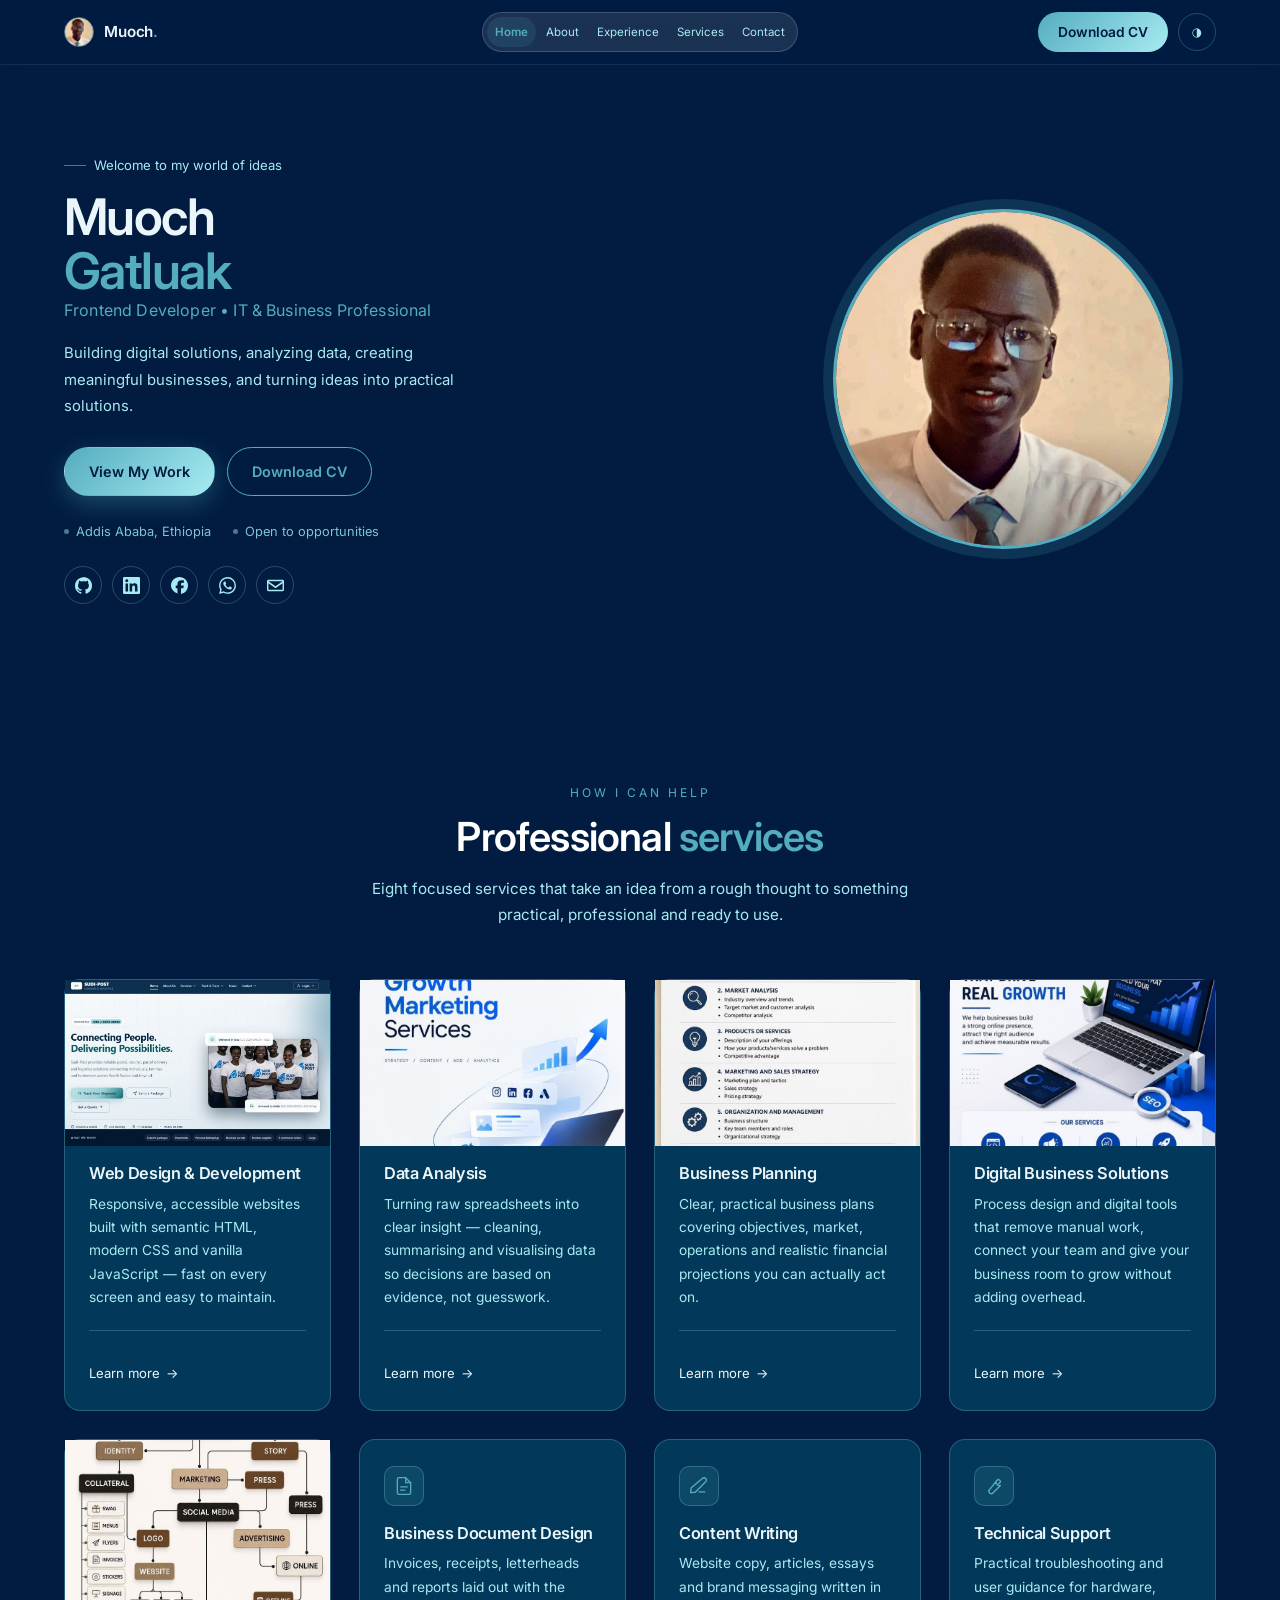
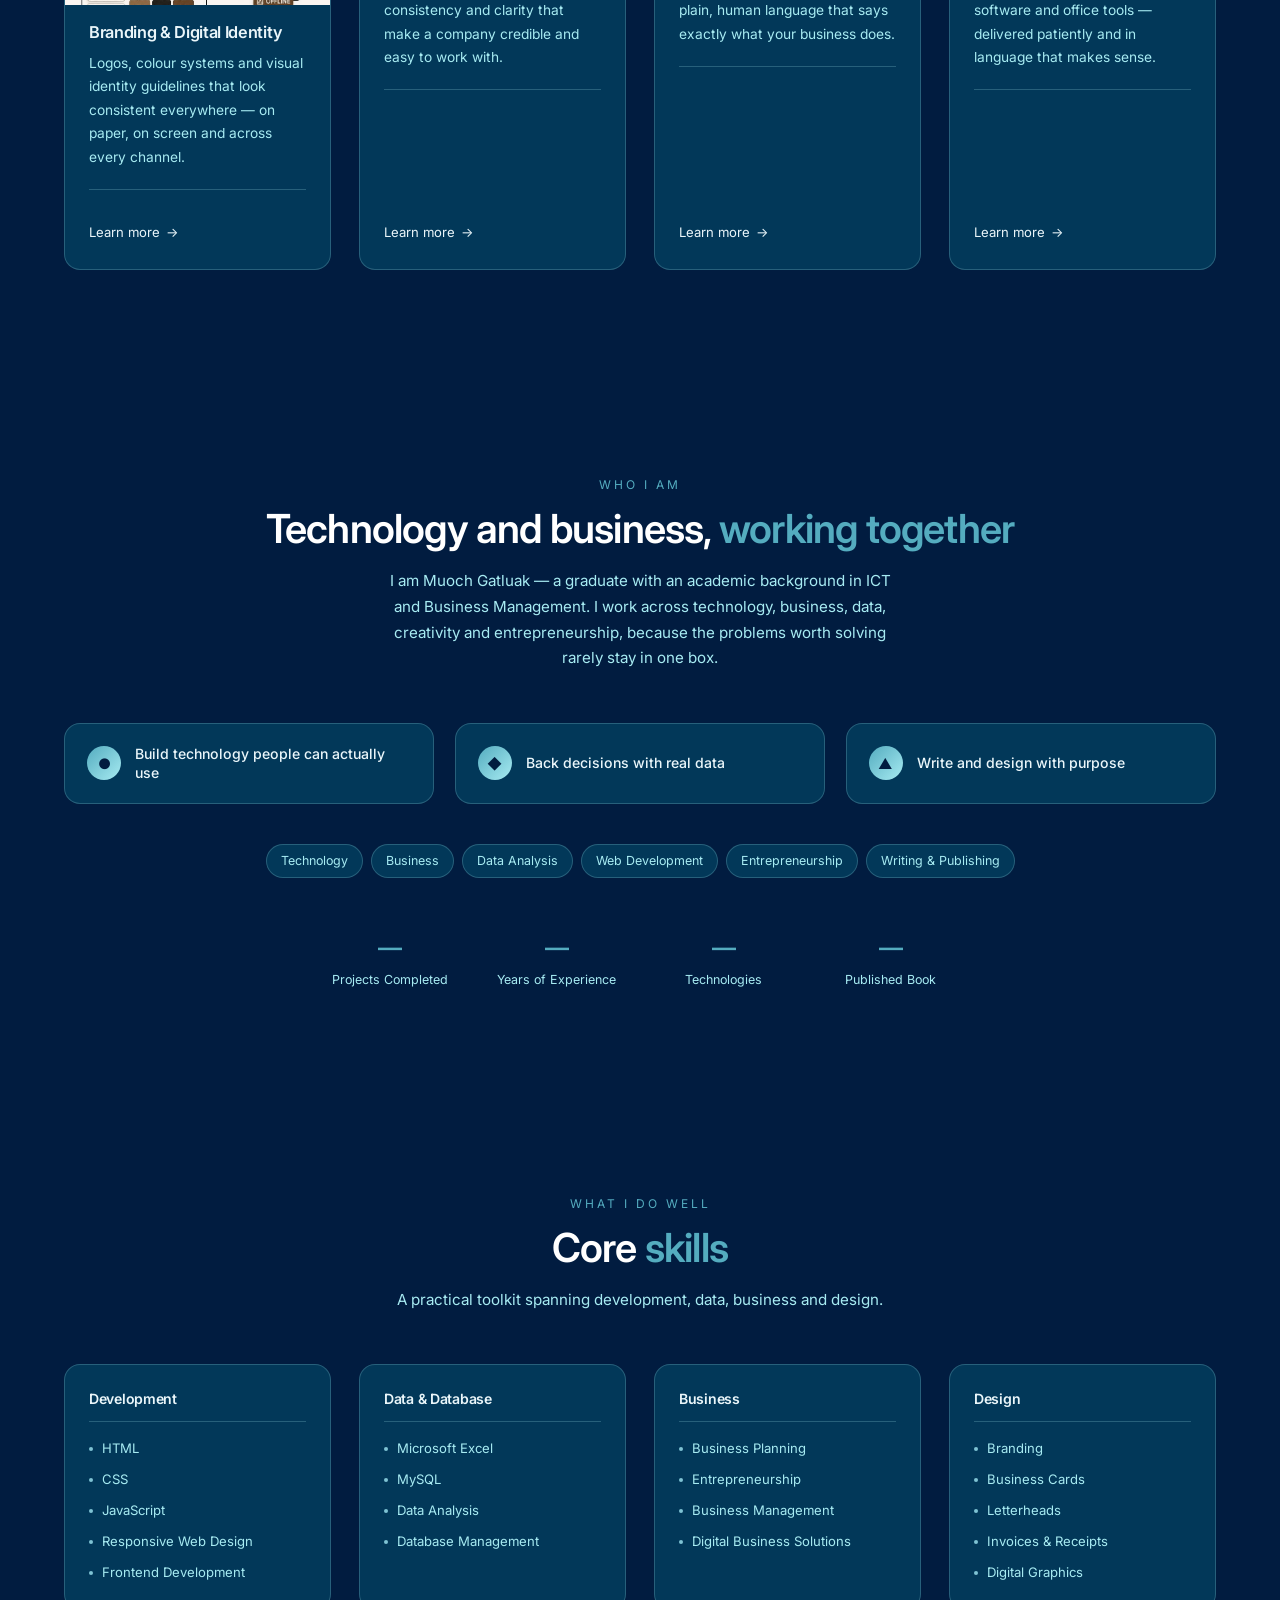
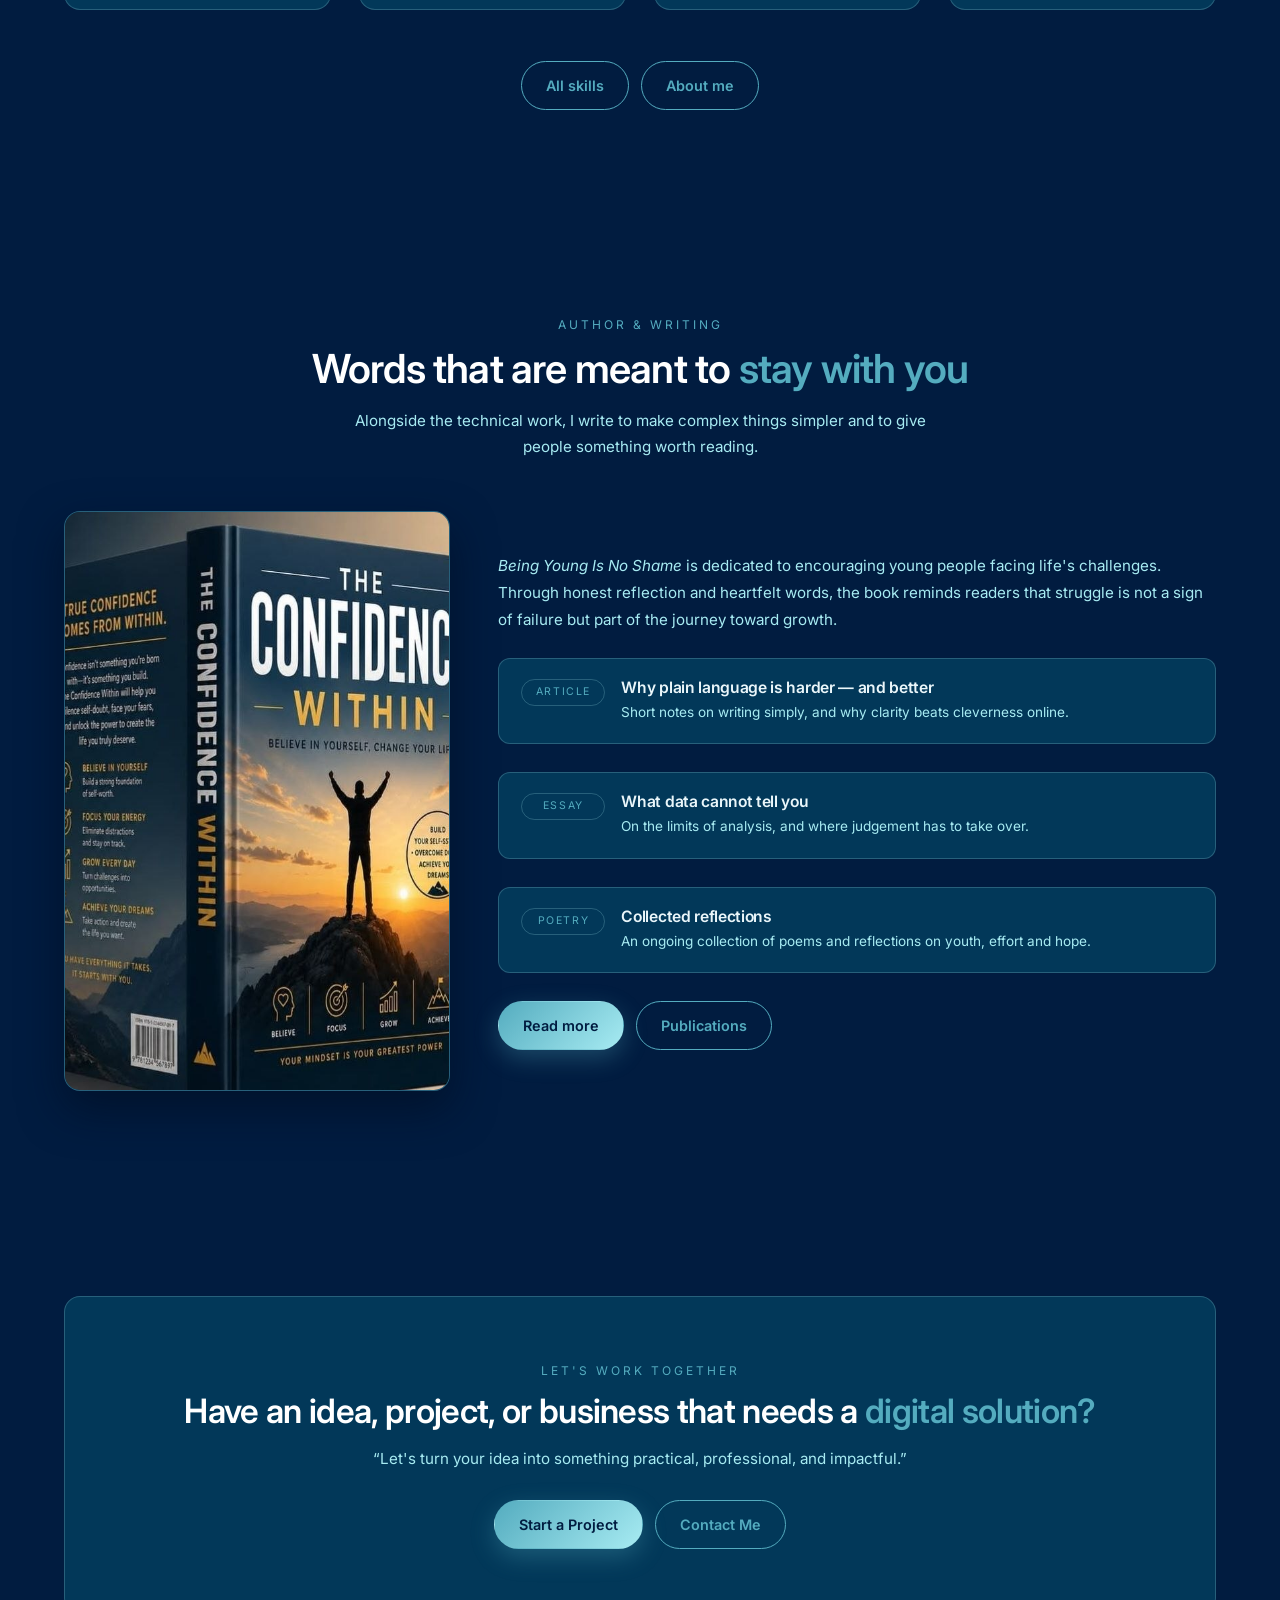
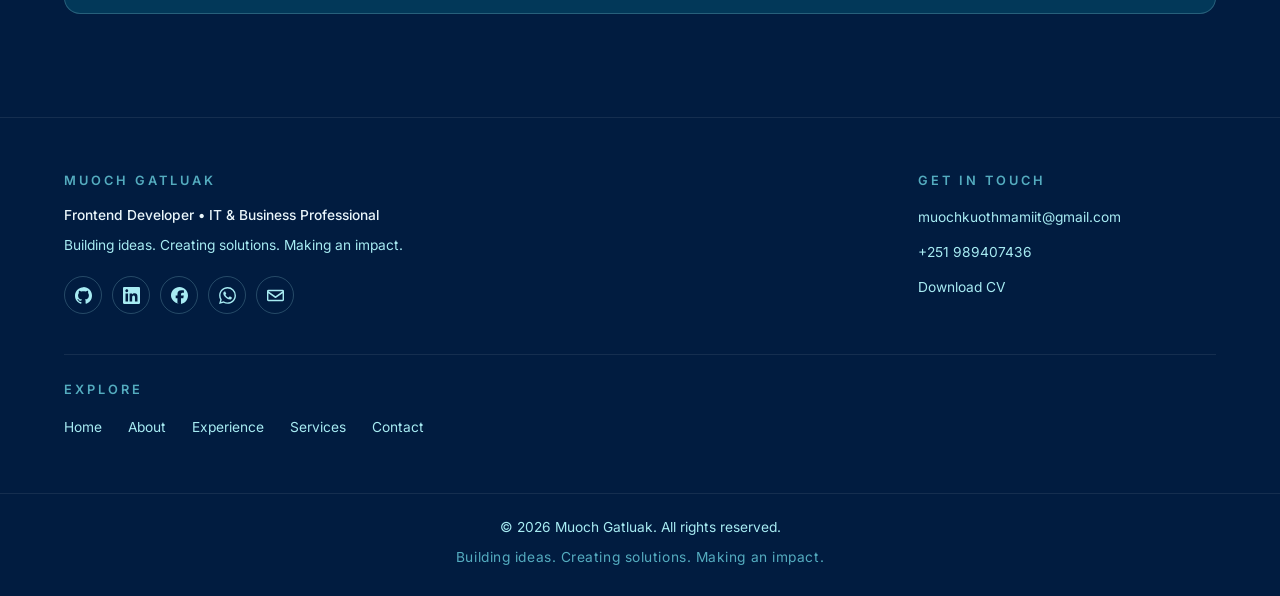
<file: Portfolio/index.html>
<!DOCTYPE html>
<html lang="en" data-theme="dark">
<head>
  <meta charset="UTF-8" />
  <meta name="viewport" content="width=device-width, initial-scale=1.0" />
  <title>Muoch Gatluak | Frontend Developer, IT &amp; Business Professional &amp; Author</title>
  <meta name="description" content="Official portfolio of Muoch Gatluak — Frontend Developer, IT &amp; Business Professional, Data Analyst, Author and Entrepreneur building digital solutions that turn ideas into practical results." />
    <meta name="keywords" content="Muoch Gatluak, frontend developer, web development, data analysis, business management, entrepreneurship, author, Being Young Is No Shame, portfolio" />
  <meta name="author" content="Muoch Gatluak" />
  <meta name="robots" content="index, follow" />
  <link rel="canonical" href="index.html" />
  <meta property="og:type" content="website" />
  <meta property="og:title" content="Muoch Gatluak | Frontend Developer, IT &amp; Business Professional &amp; Author" />
  <meta property="og:description" content="Building digital solutions, analyzing data, creating meaningful businesses, and turning ideas into practical solutions." />
  <meta property="og:image" content="me.jpg" />
  <meta name="twitter:card" content="summary_large_image" />
  <link rel="preconnect" href="https://fonts.googleapis.com" />
  <link rel="preconnect" href="https://fonts.gstatic.com" crossorigin />
  <link rel="stylesheet" href="https://fonts.googleapis.com/css2?family=Inter:wght@400;500;600;700&display=swap" />
  <link rel="stylesheet" href="css/style.css" />
  <script type="application/ld+json">
  {
    "@context": "https://schema.org",
    "@type": "Person",
    "name": "Muoch Gatluak",
    "jobTitle": "Frontend Developer and IT & Business Professional",
    "email": "mailto:muochkuothmamiit@gmail.com",
    "url": "index.html",
    "sameAs": ["https://github.com/", "https://linkedin.com/", "https://facebook.com/"],
    "alumniOf": ["FDRE Technical and Vocational Education and Training Institute", "Rift Valley University"],
    "knowsAbout": ["Web Development", "Data Analysis", "Business Planning", "Branding", "Entrepreneurship", "Content Writing"]
  }
  </script>
  <script>(function(){var t=localStorage.getItem("theme");if(t)document.documentElement.setAttribute("data-theme",t);})();</script>
</head>
<body>
  <div id="nav-root"></div>

  <!-- ============ HERO ============ -->
  <header class="hero">
    <div class="container hero-grid">
      <div class="reveal">
        <p class="hero-eyebrow">Welcome to my world of ideas</p>
        <h1 class="hero-name">Muoch<br /><span class="accent">Gatluak</span></h1>
        <p class="hero-role">Frontend Developer &bull; IT &amp; Business Professional</p>
        <p class="hero-text">
          Building digital solutions, analyzing data, creating meaningful businesses, and
          turning ideas into practical solutions.
        </p>
        <div class="hero-cta">
          <a href="services.html#projects" class="btn btn-primary">View My Work</a>
          <a href="cv.html" class="btn btn-outline">Download CV</a>
        </div>
        <div class="hero-meta">
          <span>Addis Ababa, Ethiopia</span>
          <span>Open to opportunities</span>
        </div>
        <div class="socials">
          <a href="https://github.com/" target="_blank" rel="noopener" aria-label="GitHub"><svg viewBox="0 0 24 24" aria-hidden="true"><path d="M12 .297c-6.63 0-12 5.373-12 12 0 5.303 3.438 9.8 8.205 11.385.6.113.82-.258.82-.577 0-.285-.01-1.04-.015-2.04-3.338.724-4.042-1.61-4.042-1.61C4.422 18.07 3.633 17.7 3.633 17.7c-1.087-.744.084-.729.084-.729 1.205.084 1.838 1.236 1.838 1.236 1.07 1.835 2.809 1.305 3.495.998.108-.776.417-1.305.76-1.605-2.665-.3-5.466-1.332-5.466-5.93 0-1.31.465-2.38 1.235-3.22-.135-.303-.54-1.523.105-3.176 0 0 1.005-.322 3.3 1.23.96-.267 1.98-.399 3-.405 1.02.006 2.04.138 3 .405 2.28-1.552 3.285-1.23 3.285-1.23.645 1.653.24 2.873.12 3.176.765.84 1.23 1.91 1.23 3.22 0 4.61-2.805 5.625-5.475 5.92.42.36.81 1.096.81 2.22 0 1.606-.015 2.896-.015 3.286 0 .315.21.69.825.57C20.565 22.092 24 18.179 24 12.044c0-6.627-5.373-12-12-12"/></svg></a>
          <a href="https://linkedin.com/" target="_blank" rel="noopener" aria-label="LinkedIn"><svg viewBox="0 0 24 24" aria-hidden="true"><path d="M20.447 20.452h-3.554v-5.569c0-1.328-.027-3.037-1.852-3.037-1.853 0-2.136 1.445-2.136 2.939v5.667H9.351V9h3.414v1.561h.046c.477-.9 1.637-1.85 3.37-1.85 3.601 0 4.267 2.37 4.267 5.455zM5.337 7.433a2.062 2.062 0 0 1-2.063-2.065c0-1.138.92-2.063 2.063-2.063 1.14 0 2.064.925 2.064 2.063 0 1.139-.925 2.065-2.064 2.065m1.782 13.019H3.555V9h3.564zM22.225 0H1.771C.792 0 0 .774 0 1.729v20.542C0 23.227.792 24 1.771 24h20.451C23.2 24 24 23.227 24 22.271V1.729C24 .774 23.2 0 22.225 0"/></svg></a>
          <a href="https://facebook.com/" target="_blank" rel="noopener" aria-label="Facebook"><svg viewBox="0 0 24 24" aria-hidden="true"><path d="M9.101 23.691v-7.98H6.627v-3.667h2.474v-1.58c0-4.085 1.848-5.978 5.858-5.978.401 0 .955.042 1.468.103.428.047 1.135.113 1.823.195v3.325a8.623 8.623 0 0 0-.653-.036 26.805 26.805 0 0 0-.733-.009c-.707 0-1.259.096-1.675.309a1.686 1.686 0 0 0-.679.622c-.258.42-.374.995-.374 1.752v1.297h3.919l-.386 2.103-.287 1.564h-3.246v8.245C19.396 23.238 24 18.179 24 12.044c0-6.627-5.373-12-12-12S0 5.373 0 12.044c0 5.628 4.874 10.35 11.101 11.647"/></svg></a>
          <a href="https://wa.me/211927100141" target="_blank" rel="noopener" aria-label="WhatsApp"><svg viewBox="0 0 24 24" aria-hidden="true"><path d="M17.472 14.382c-.297-.149-1.758-.867-2.03-.967-.273-.099-.471-.148-.67.15-.197.297-.767.966-.94 1.164-.173.199-.347.223-.644.075-.297-.15-1.255-.463-2.39-1.475-.883-.788-1.48-1.761-1.653-2.059-.173-.297-.018-.458.13-.606.134-.133.347-.347.52-.52.174-.174.232-.298.347-.497.115-.198.057-.371-.058-.52-.115-.148-.669-1.612-.916-2.207-.242-.579-.487-.5-.669-.51a12.8 12.8 0 0 0-.57-.01c-.198 0-.52.074-.792.372-.272.297-1.04 1.016-1.04 2.479 0 1.462 1.065 2.875 1.213 3.074.149.198 2.096 3.2 5.077 4.487.709.306 1.262.489 1.694.625.712.227 1.36.195 1.872.118.571-.085 1.758-.719 2.006-1.413.248-.694.248-1.289.173-1.413-.074-.124-.272-.198-.57-.347M12.05 21.785h-.004a9.87 9.87 0 0 1-5.031-1.378l-.361-.214-3.741.982.998-3.648-.235-.374a9.86 9.86 0 0 1-1.51-5.26c.001-5.45 4.436-9.884 9.888-9.884 2.64 0 5.122 1.03 6.988 2.898a9.825 9.825 0 0 1 2.893 6.994c-.003 5.45-4.437 9.884-9.886 9.884m8.413-18.297A11.815 11.815 0 0 0 12.05 0C5.495 0 .16 5.335.157 11.892c0 2.096.547 4.142 1.588 5.945L.057 24l6.305-1.654a11.882 11.882 0 0 0 5.683 1.448h.005c6.554 0 11.89-5.335 11.893-11.893a11.821 11.821 0 0 0-3.48-8.413"/></svg></a>
          <a href="mailto:muochkuothmamiit@gmail.com" aria-label="Email"><svg viewBox="0 0 24 24" aria-hidden="true"><path d="M2 4a2 2 0 0 0-2 2v12a2 2 0 0 0 2 2h20a2 2 0 0 0 2-2V6a2 2 0 0 0-2-2zm0 2h20l-10 7L2 6zm0 2.9l9.5 6.65a1 1 0 0 0 1 0L22 8.9V18H2z"/></svg></a>
        </div>
      </div>
      <div class="hero-photo-wrap reveal">
        <div class="hero-photo">
          <div class="inner">
            <span class="initials"><img src="assets/img/me.jpg" alt="Muoch Gatluak" width="640" height="512" /></span>
          </div>
        </div>
      </div>
    </div>
  </header>

  <!-- ============ SERVICES ============ -->
  <section class="section section--alt" id="services">
    <div class="container">
      <div class="section-head reveal">
        <p class="eyebrow">How I can help</p>
        <h2 class="section-title">Professional <span>services</span></h2>
        <p class="section-intro">Eight focused services that take an idea from a rough thought
          to something practical, professional and ready to use.</p>
      </div>

      <div class="grid grid-4">
        <article class="card reveal">
          <div class="card-media"><img src="assets/img/su.jpg" alt="Web design and development work" loading="lazy" width="480" height="300" /></div>
          <h3>Web Design &amp; Development</h3>
          <p>Responsive, accessible websites built with semantic HTML, modern CSS and vanilla
            JavaScript — fast on every screen and easy to maintain.</p>
          <div class="card-rule"></div>
          <a class="card-link" href="services.html#web">Learn more</a>
        </article>

        <article class="card reveal">
          <div class="card-media"><img src="assets/img/data.jpg" alt="Data analysis and reporting" loading="lazy" width="480" height="300" /></div>
          <h3>Data Analysis</h3>
          <p>Turning raw spreadsheets into clear insight — cleaning, summarising and
            visualising data so decisions are based on evidence, not guesswork.</p>
          <div class="card-rule"></div>
          <a class="card-link" href="services.html#data">Learn more</a>
        </article>

        <article class="card reveal">
          <div class="card-media"><img src="assets/img/plan.jpg" alt="Business planning and strategy documents" loading="lazy" width="480" height="300" /></div>
          <h3>Business Planning</h3>
          <p>Clear, practical business plans covering objectives, market, operations and
            realistic financial projections you can actually act on.</p>
          <div class="card-rule"></div>
          <a class="card-link" href="services.html#planning">Learn more</a>
        </article>

        <article class="card reveal">
          <div class="card-media"><img src="assets/img/solu.jpg" alt="Digital business solutions and process design" loading="lazy" width="480" height="300" /></div>
          <h3>Digital Business Solutions</h3>
          <p>Process design and digital tools that remove manual work, connect your team and
            give your business room to grow without adding overhead.</p>
          <div class="card-rule"></div>
          <a class="card-link" href="services.html#digital">Learn more</a>
        </article>

        <article class="card reveal">
          <div class="card-media"><img src="assets/img/ident.jpg" alt="Branding and digital identity work" loading="lazy" width="480" height="300" /></div>
          <h3>Branding &amp; Digital Identity</h3>
          <p>Logos, colour systems and visual identity guidelines that look consistent
            everywhere — on paper, on screen and across every channel.</p>
          <div class="card-rule"></div>
          <a class="card-link" href="services.html#branding">Learn more</a>
        </article>

        <article class="card reveal">
          <div class="card-icon"><svg viewBox="0 0 24 24" aria-hidden="true"><path d="M14 2H6a2 2 0 0 0-2 2v16a2 2 0 0 0 2 2h12a2 2 0 0 0 2-2V8Z"/><path d="M14 2v6h6M8 13h8M8 17h5"/></svg></div>
          <h3>Business Document Design</h3>
          <p>Invoices, receipts, letterheads and reports laid out with the consistency and
            clarity that make a company credible and easy to work with.</p>
          <div class="card-rule"></div>
          <a class="card-link" href="services.html#documents">Learn more</a>
        </article>

        <article class="card reveal">
          <div class="card-icon"><svg viewBox="0 0 24 24" aria-hidden="true"><path d="M12 19h7M16 3a2.83 2.83 0 1 1 4 4L7.5 19.5 2 20l.5-5.5Z"/></svg></div>
          <h3>Content Writing</h3>
          <p>Website copy, articles, essays and brand messaging written in plain, human
            language that says exactly what your business does.</p>
          <div class="card-rule"></div>
          <a class="card-link" href="services.html#writing">Learn more</a>
        </article>

        <article class="card reveal">
          <div class="card-icon"><svg viewBox="0 0 24 24" aria-hidden="true"><path d="M14.7 6.3a4 4 0 0 0 5 5l-9 9a2.8 2.8 0 0 1-4-4Z"/><path d="M14.7 6.3 17 4a4 4 0 0 1 3 3l-2.3 2.3"/></svg></div>
          <h3>Technical Support</h3>
          <p>Practical troubleshooting and user guidance for hardware, software and office
            tools — delivered patiently and in language that makes sense.</p>
          <div class="card-rule"></div>
          <a class="card-link" href="services.html#support">Learn more</a>
        </article>
      </div>
    </div>
  </section>

  <!-- ============ ABOUT ============ -->
  <section class="section" id="about">
    <div class="container">
      <div class="section-head reveal">
        <p class="eyebrow">Who I am</p>
        <h2 class="section-title">Technology and business, <span>working together</span></h2>
        <p class="section-intro section-intro--narrow">
          I am Muoch Gatluak — a graduate with an academic background in ICT and Business
          Management. I work across technology, business, data, creativity and
          entrepreneurship, because the problems worth solving rarely stay in one box.
        </p>
      </div>

      <div class="approach">
        <div class="approach-item reveal">
          <span class="ai-icon" aria-hidden="true">&#9679;</span>
          <span class="ai-text">Build technology people can actually use</span>
        </div>
        <div class="approach-item reveal">
          <span class="ai-icon" aria-hidden="true">&#9670;</span>
          <span class="ai-text">Back decisions with real data</span>
        </div>
        <div class="approach-item reveal">
          <span class="ai-icon" aria-hidden="true">&#9650;</span>
          <span class="ai-text">Write and design with purpose</span>
        </div>
      </div>

      <div class="tag-list tag-list--center reveal" style="margin-top:clamp(28px,3.5vw,40px);">
        <span class="tag">Technology</span>
        <span class="tag">Business</span>
        <span class="tag">Data Analysis</span>
        <span class="tag">Web Development</span>
        <span class="tag">Entrepreneurship</span>
        <span class="tag">Writing &amp; Publishing</span>
      </div>

      <!-- EDIT: replace the em dashes with your real figures -->
      <div class="stats stats-4" style="margin-top:clamp(32px,4vw,52px);">
        <div class="stat reveal">
          <div class="num">&mdash;</div>
          <div class="label">Projects Completed</div>
        </div>
        <div class="stat reveal">
          <div class="num">&mdash;</div>
          <div class="label">Years of Experience</div>
        </div>
        <div class="stat reveal">
          <div class="num">&mdash;</div>
          <div class="label">Technologies</div>
        </div>
        <div class="stat reveal">
          <div class="num">&mdash;</div>
          <div class="label">Published Book</div>
        </div>
      </div>
    </div>
  </section>

  <!-- ============ SKILLS ============ -->
  <section class="section section--alt" id="skills">
    <div class="container">
      <div class="section-head reveal">
        <p class="eyebrow">What I do well</p>
        <h2 class="section-title">Core <span>skills</span></h2>
        <p class="section-intro">A practical toolkit spanning development, data, business and design.</p>
      </div>

      <div class="grid grid-4">
        <article class="card skill-card reveal">
          <h3 class="sk-title">Development</h3>
          <ul>
            <li>HTML</li>
            <li>CSS</li>
            <li>JavaScript</li>
            <li>Responsive Web Design</li>
          <li>Frontend Development</li>
        </ul>
        </article>

        <article class="card skill-card reveal">
          <h3 class="sk-title">Data &amp; Database</h3>
          <ul>
            <li>Microsoft Excel</li>
            <li>MySQL</li>
            <li>Data Analysis</li>
            <li>Database Management</li>
          </ul>
        </article>

        <article class="card skill-card reveal">
          <h3 class="sk-title">Business</h3>
          <ul>
            <li>Business Planning</li>
            <li>Entrepreneurship</li>
            <li>Business Management</li>
            <li>Digital Business Solutions</li>
          </ul>
        </article>

        <article class="card skill-card reveal">
          <h3 class="sk-title">Design</h3>
          <ul>
            <li>Branding</li>
            <li>Business Cards</li>
            <li>Letterheads</li>
            <li>Invoices &amp; Receipts</li>
            <li>Digital Graphics</li>
          </ul>
        </article>
      </div>

      <div class="hero-cta centered reveal" style="justify-content:center;margin-top:clamp(34px,4vw,52px);">
        <a href="leadership.html#skills" class="btn btn-outline">All skills</a>
        <a href="about.html" class="btn btn-outline">About me</a>
      </div>
    </div>
  </section>

  <!-- ============ AUTHOR & WRITING ============ -->
  <section class="section" id="writing">
    <div class="container">
      <div class="section-head reveal">
        <p class="eyebrow">Author &amp; writing</p>
        <h2 class="section-title">Words that are meant to <span>stay with you</span></h2>
        <p class="section-intro">Alongside the technical work, I write to make complex things
          simpler and to give people something worth reading.</p>
      </div>

      <div class="book-grid">
        <a class="book-cover reveal" href="services.html#writing" aria-label="Read more about Being Young Is No Shame">
          <img src="assets/img/book.jpg" alt="Cover of Being Young Is No Shame by Muoch Gatluak" loading="lazy" width="480" height="600" />
        </a>
        <div class="reveal">
          <p class="muted-text">
            <em>Being Young Is No Shame</em> is dedicated to encouraging young people facing
            life's challenges. Through honest reflection and heartfelt words, the book reminds
            readers that struggle is not a sign of failure but part of the journey toward growth.
          </p>
          <ul class="write-list" style="margin-top:24px;">
            <li class="write-item">
              <span class="write-kind">Article</span>
              <div>
                <h4>Why plain language is harder — and better</h4>
                <p>Short notes on writing simply, and why clarity beats cleverness online.</p>
              </div>
            </li>
            <li class="write-item">
              <span class="write-kind">Essay</span>
              <div>
                <h4>What data cannot tell you</h4>
                <p>On the limits of analysis, and where judgement has to take over.</p>
              </div>
            </li>
            <li class="write-item">
              <span class="write-kind">Poetry</span>
              <div>
                <h4>Collected reflections</h4>
                <p>An ongoing collection of poems and reflections on youth, effort and hope.</p>
              </div>
            </li>
          </ul>
          <div class="hero-cta hero-cta--spaced">
            <a href="services.html#writing" class="btn btn-primary">Read more</a>
            <a href="services.html#publications" class="btn btn-outline">Publications</a>
          </div>
        </div>
      </div>
    </div>
  </section>

  <!-- ============ CTA ============ -->
  <section class="section section--alt" id="start">
    <div class="container">
      <div class="cta-panel reveal">
        <p class="eyebrow">Let's work together</p>
        <h2>Have an idea, project, or business that needs a <span>digital solution?</span></h2>
        <p class="section-intro">&ldquo;Let's turn your idea into something practical,
          professional, and impactful.&rdquo;</p>
        <div class="hero-cta">
          <a href="contact.html" class="btn btn-primary">Start a Project</a>
          <a href="contact.html" class="btn btn-outline">Contact Me</a>
        </div>
      </div>
    </div>
  </section>

  <div id="footer-root"></div>
  <script src="js/main.js"></script>
</body>
</html>
</file>
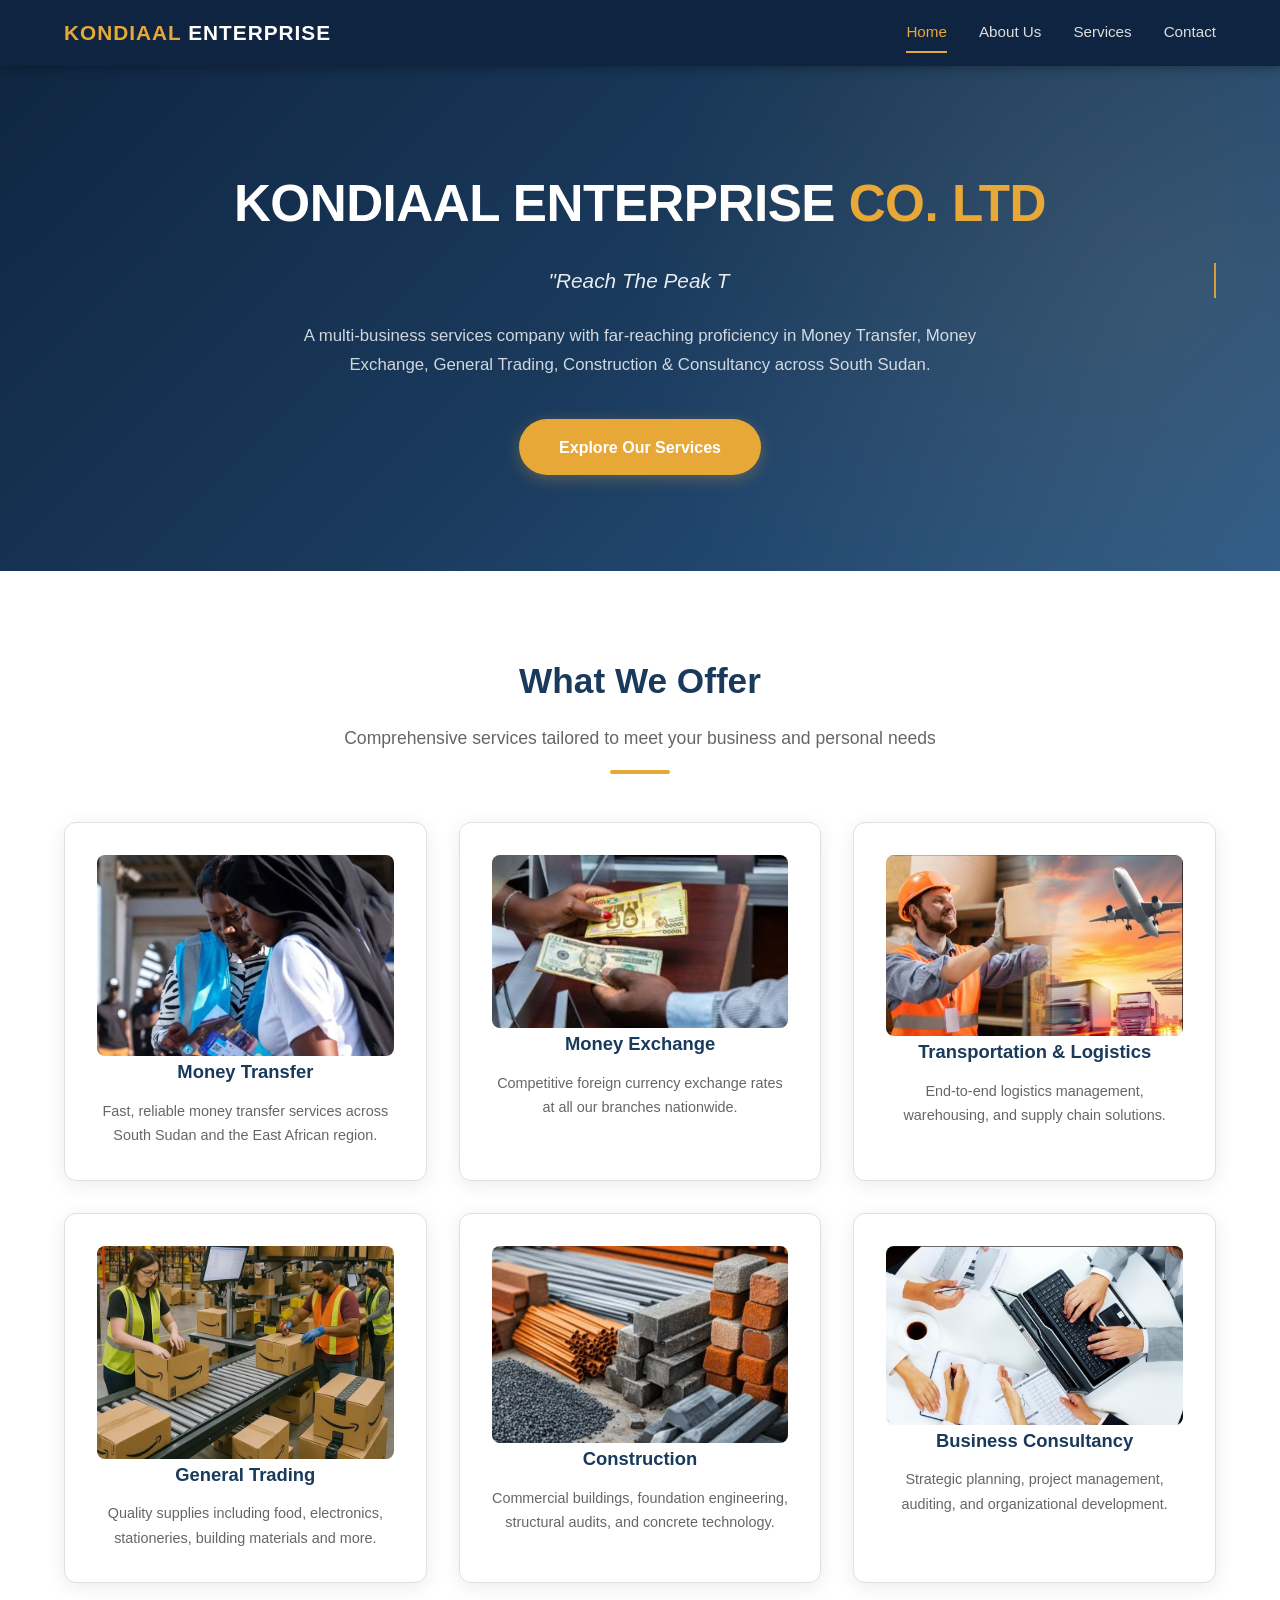
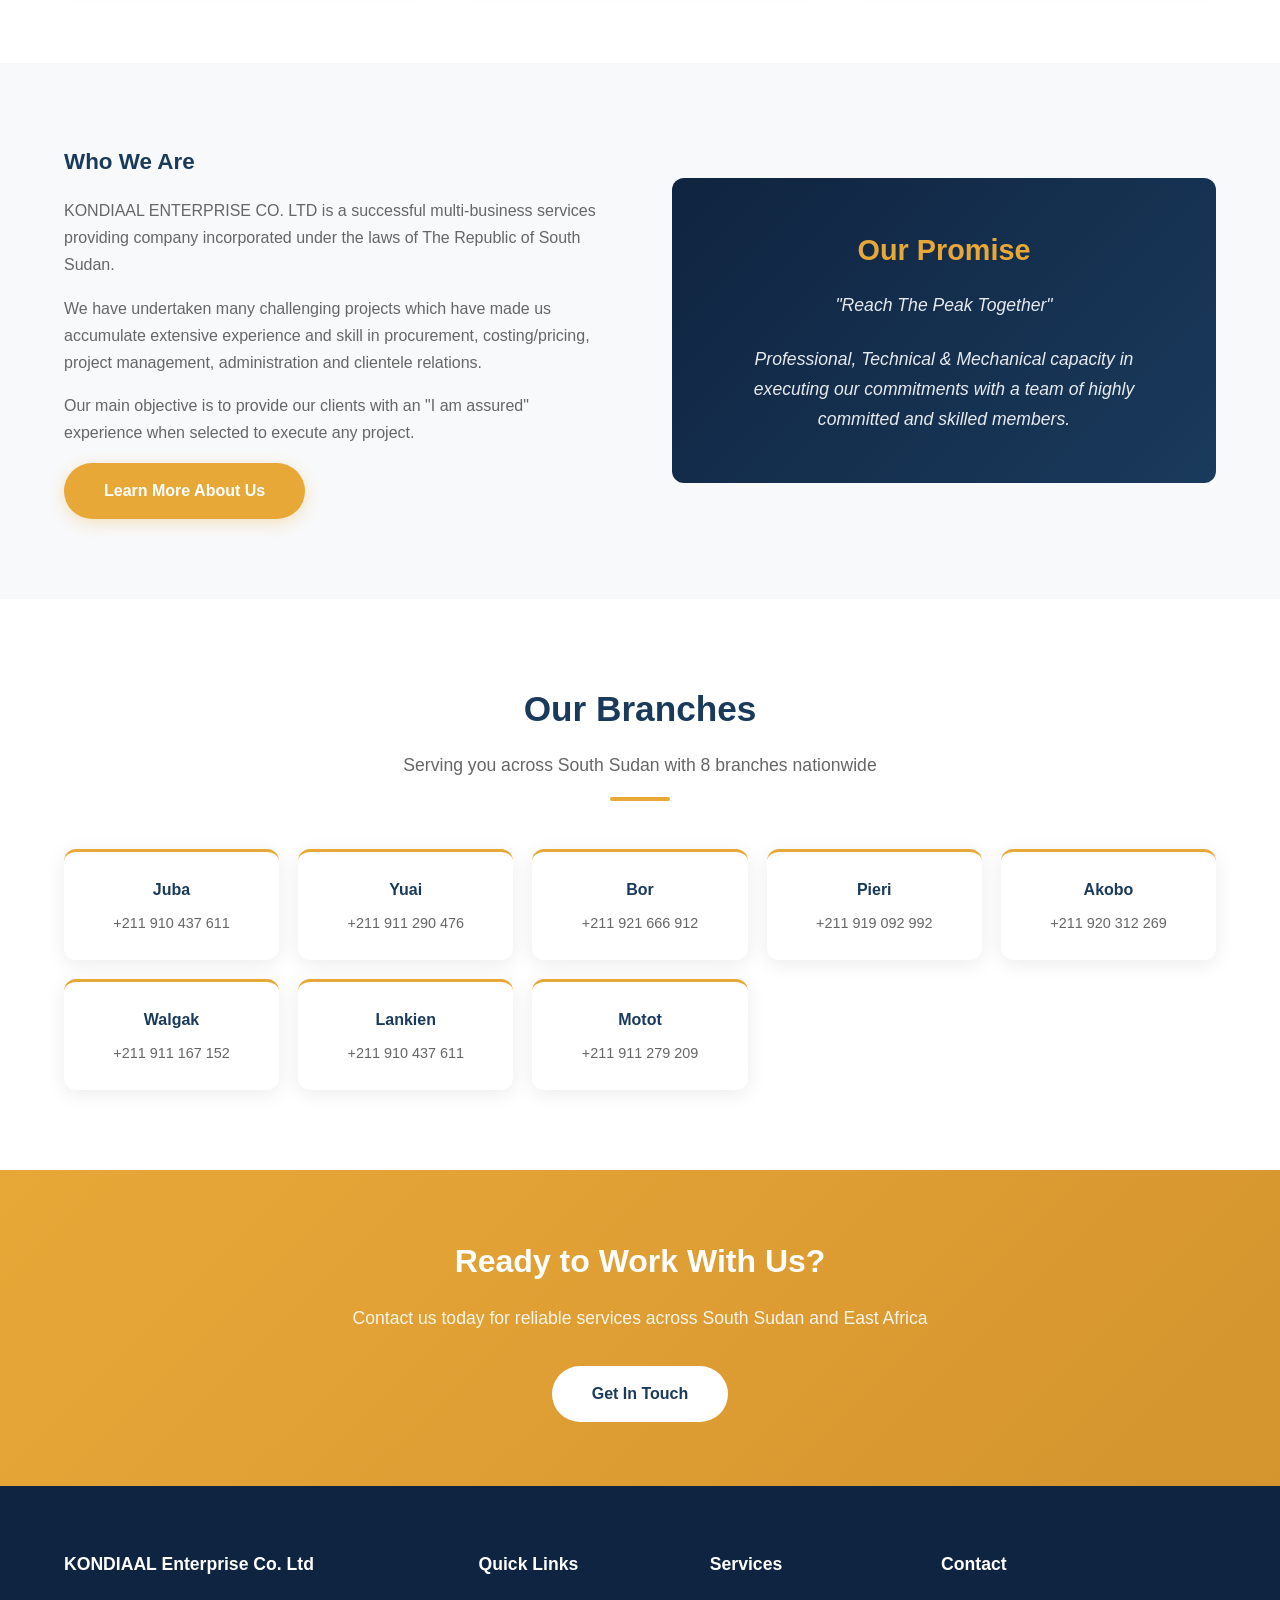
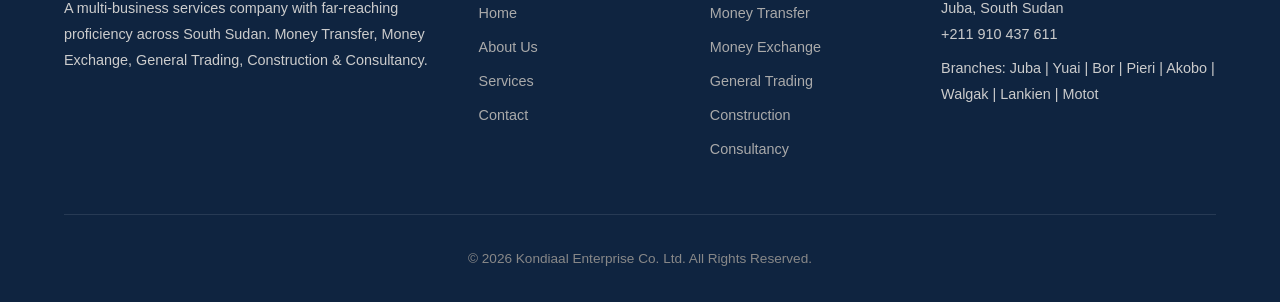
<file: Portfolio/KONDIAAL/index.html>
<!DOCTYPE html>
<html lang="en">
<head>
  <meta charset="UTF-8">
  <meta name="viewport" content="width=device-width, initial-scale=1.0">
  <title>Kondiaal Enterprise Co. Ltd - Reach The Peak Together</title>
  <link rel="stylesheet" href="style.css">
  <style>
    .about-note {
      margin-top: 1.5rem;
      font-size: 0.95rem;
      opacity: 0.8;
    }
  </style>
</head>
<body>
  
  <nav class="navbar">
    <div class="container">
      <a href="index.html" class="nav-logo">
        <div class="logo-text"><span>KONDIAAL</span> ENTERPRISE</div>
      </a>
      <div class="nav-links" id="navLinks">
        <a href="index.html" class="active">Home</a>
        <a href="about.html">About Us</a>
        <a href="services.html">Services</a>
        <a href="contact.html">Contact</a>
      </div>
      <div class="nav-toggle" id="navToggle">
        <span></span><span></span><span></span>
      </div>
    </div>
  </nav>

 
  <section class="hero">
    <div class="container">
      <h1>KONDIAAL ENTERPRISE <span>CO. LTD</span></h1>
      <p class="tagline">"Reach The Peak Together"</p>
      <p class="subtitle">A multi-business services company with far-reaching proficiency in Money Transfer, Money Exchange, General Trading, Construction & Consultancy across South Sudan.</p>
      <a href="services.html" class="hero-btn">Explore Our Services</a>
    </div>
  </section>

  
  <section class="section">
    <div class="container">
      <div class="section-title">
        <h2>What We Offer</h2>
        <p>Comprehensive services tailored to meet your business and personal needs</p>
        <div class="accent-line"></div>
      </div>
      <div class="services-grid">
        <div class="service-card">
          <img src="monet.jpg" alt="Money Transfer">
          <h3>Money Transfer</h3>
          <p>Fast, reliable money transfer services across South Sudan and the East African region.</p>
        </div>
        <div class="service-card">
          <img src="mone.jpg" alt="Money Exchange">
          <h3>Money Exchange</h3>
          <p>Competitive foreign currency exchange rates at all our branches nationwide.</p>
        </div>
        <div class="service-card">
          <img src="logi.jpg" alt="Transportation & Logistics">
          <h3>Transportation & Logistics</h3>
          <p>End-to-end logistics management, warehousing, and supply chain solutions.</p>
        </div>
        <div class="service-card">
          <img src="gen.jpg" alt="General Trading">
          <h3>General Trading</h3>
          <p>Quality supplies including food, electronics, stationeries, building materials and more.</p>
        </div>
        <div class="service-card">
          <img src="cons.jpg" alt="Construction">
          <h3>Construction</h3>
          <p>Commercial buildings, foundation engineering, structural audits, and concrete technology.</p>
        </div>
        <div class="service-card">
          <img src="busi.jpg" alt="Business Consultancy">
          <h3>Business Consultancy</h3>
          <p>Strategic planning, project management, auditing, and organizational development.</p>
        </div>
      </div>
    </div>
  </section>

  
  <section class="section section-light">
    <div class="container">
      <div class="about-content">
        <div class="about-text">
          <h3>Who We Are</h3>
          <p>KONDIAAL ENTERPRISE CO. LTD is a successful multi-business services providing company incorporated under the laws of The Republic of South Sudan.</p>
          <p>We have undertaken many challenging projects which have made us accumulate extensive experience and skill in procurement, costing/pricing, project management, administration and clientele relations.</p>
          <p>Our main objective is to provide our clients with an "I am assured" experience when selected to execute any project.</p>
          <a href="about.html" class="hero-btn">Learn More About Us</a>
        </div>
        <div class="about-image">
          <h3>Our Promise</h3>
          <p>"Reach The Peak Together"</p>
          <p class="about-note">Professional, Technical & Mechanical capacity in executing our commitments with a team of highly committed and skilled members.</p>
        </div>
      </div>
    </div>
  </section>

  
  <section class="section">
    <div class="container">
      <div class="section-title">
        <h2>Our Branches</h2>
        <p>Serving you across South Sudan with 8 branches nationwide</p>
        <div class="accent-line"></div>
      </div>
      <div class="branches-grid">
        <div class="branch-card">
          <h4>Juba</h4>
          <p>+211 910 437 611</p>
        </div>
        <div class="branch-card">
          <h4>Yuai</h4>
          <p>+211 911 290 476</p>
        </div>
        <div class="branch-card">
          <h4>Bor</h4>
          <p>+211 921 666 912</p>
        </div>
        <div class="branch-card">
          <h4>Pieri</h4>
          <p>+211 919 092 992</p>
        </div>
        <div class="branch-card">
          <h4>Akobo</h4>
          <p>+211 920 312 269</p>
        </div>
        <div class="branch-card">
          <h4>Walgak</h4>
          <p>+211 911 167 152</p>
        </div>
        <div class="branch-card">
          <h4>Lankien</h4>
          <p>+211 910 437 611</p>
        </div>
        <div class="branch-card">
          <h4>Motot</h4>
          <p>+211 911 279 209</p>
        </div>
      </div>
    </div>
  </section>

  
  <section class="cta-section">
    <div class="container">
      <h2>Ready to Work With Us?</h2>
      <p>Contact us today for reliable services across South Sudan and East Africa</p>
      <a href="contact.html" class="cta-btn">Get In Touch</a>
    </div>
  </section>

 
  <footer class="footer">
    <div class="container">
      <div class="footer-grid">
        <div class="footer-col">
          <h4>KONDIAAL Enterprise Co. Ltd</h4>
          <p>A multi-business services company with far-reaching proficiency across South Sudan. Money Transfer, Money Exchange, General Trading, Construction & Consultancy.</p>
        </div>
        <div class="footer-col">
          <h4>Quick Links</h4>
          <a href="index.html">Home</a>
          <a href="about.html">About Us</a>
          <a href="services.html">Services</a>
          <a href="contact.html">Contact</a>
        </div>
        <div class="footer-col">
          <h4>Services</h4>
          <a href="services.html">Money Transfer</a>
          <a href="services.html">Money Exchange</a>
          <a href="services.html">General Trading</a>
          <a href="services.html">Construction</a>
          <a href="services.html">Consultancy</a>
        </div>
        <div class="footer-col">
          <h4>Contact</h4>
          <p>Juba, South Sudan</p>
          <p>+211 910 437 611</p>
          <p style="margin-top: 0.5rem;">Branches: Juba | Yuai | Bor | Pieri | Akobo | Walgak | Lankien | Motot</p>
        </div>
      </div>
      <div class="footer-bottom">
        <p>&copy; 2026 Kondiaal Enterprise Co. Ltd. All Rights Reserved.</p>
      </div>
    </div>
  </footer>

  <script src="script.js"></script>
</body>
</html>
</file>
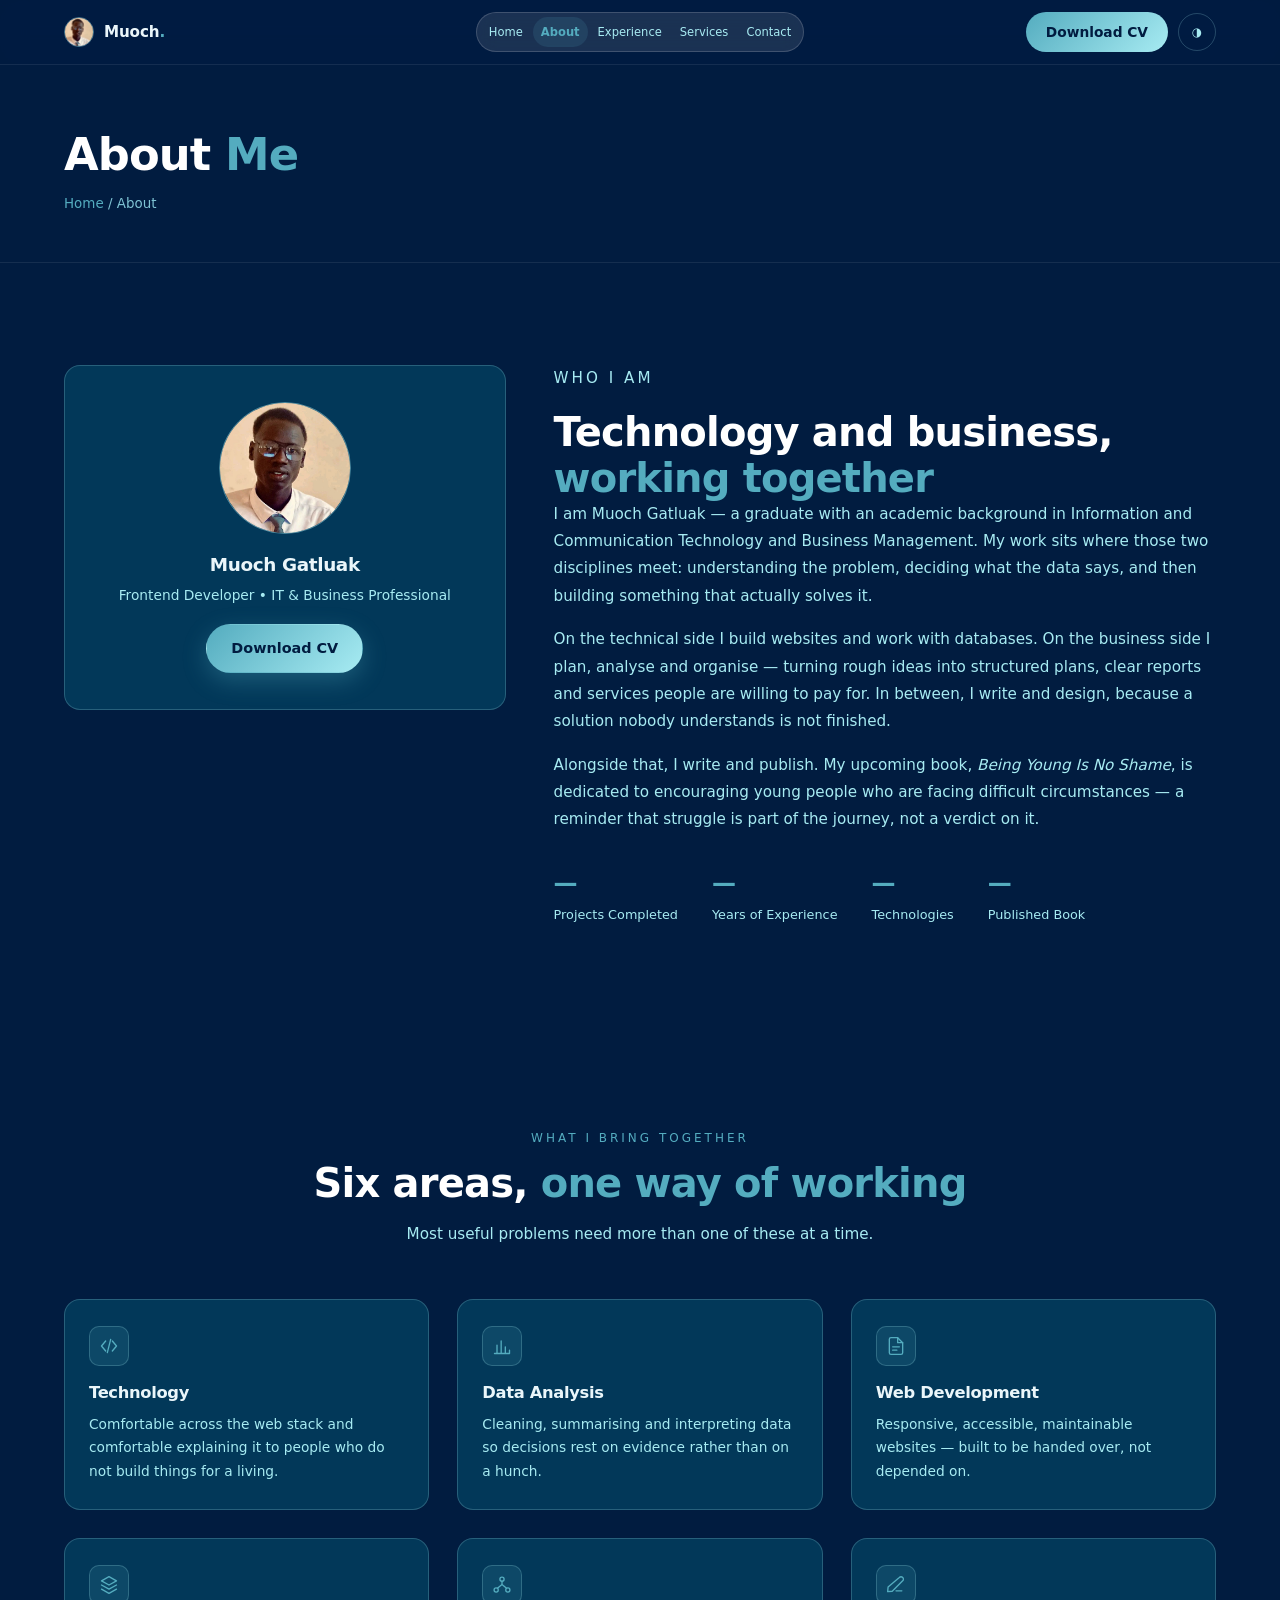
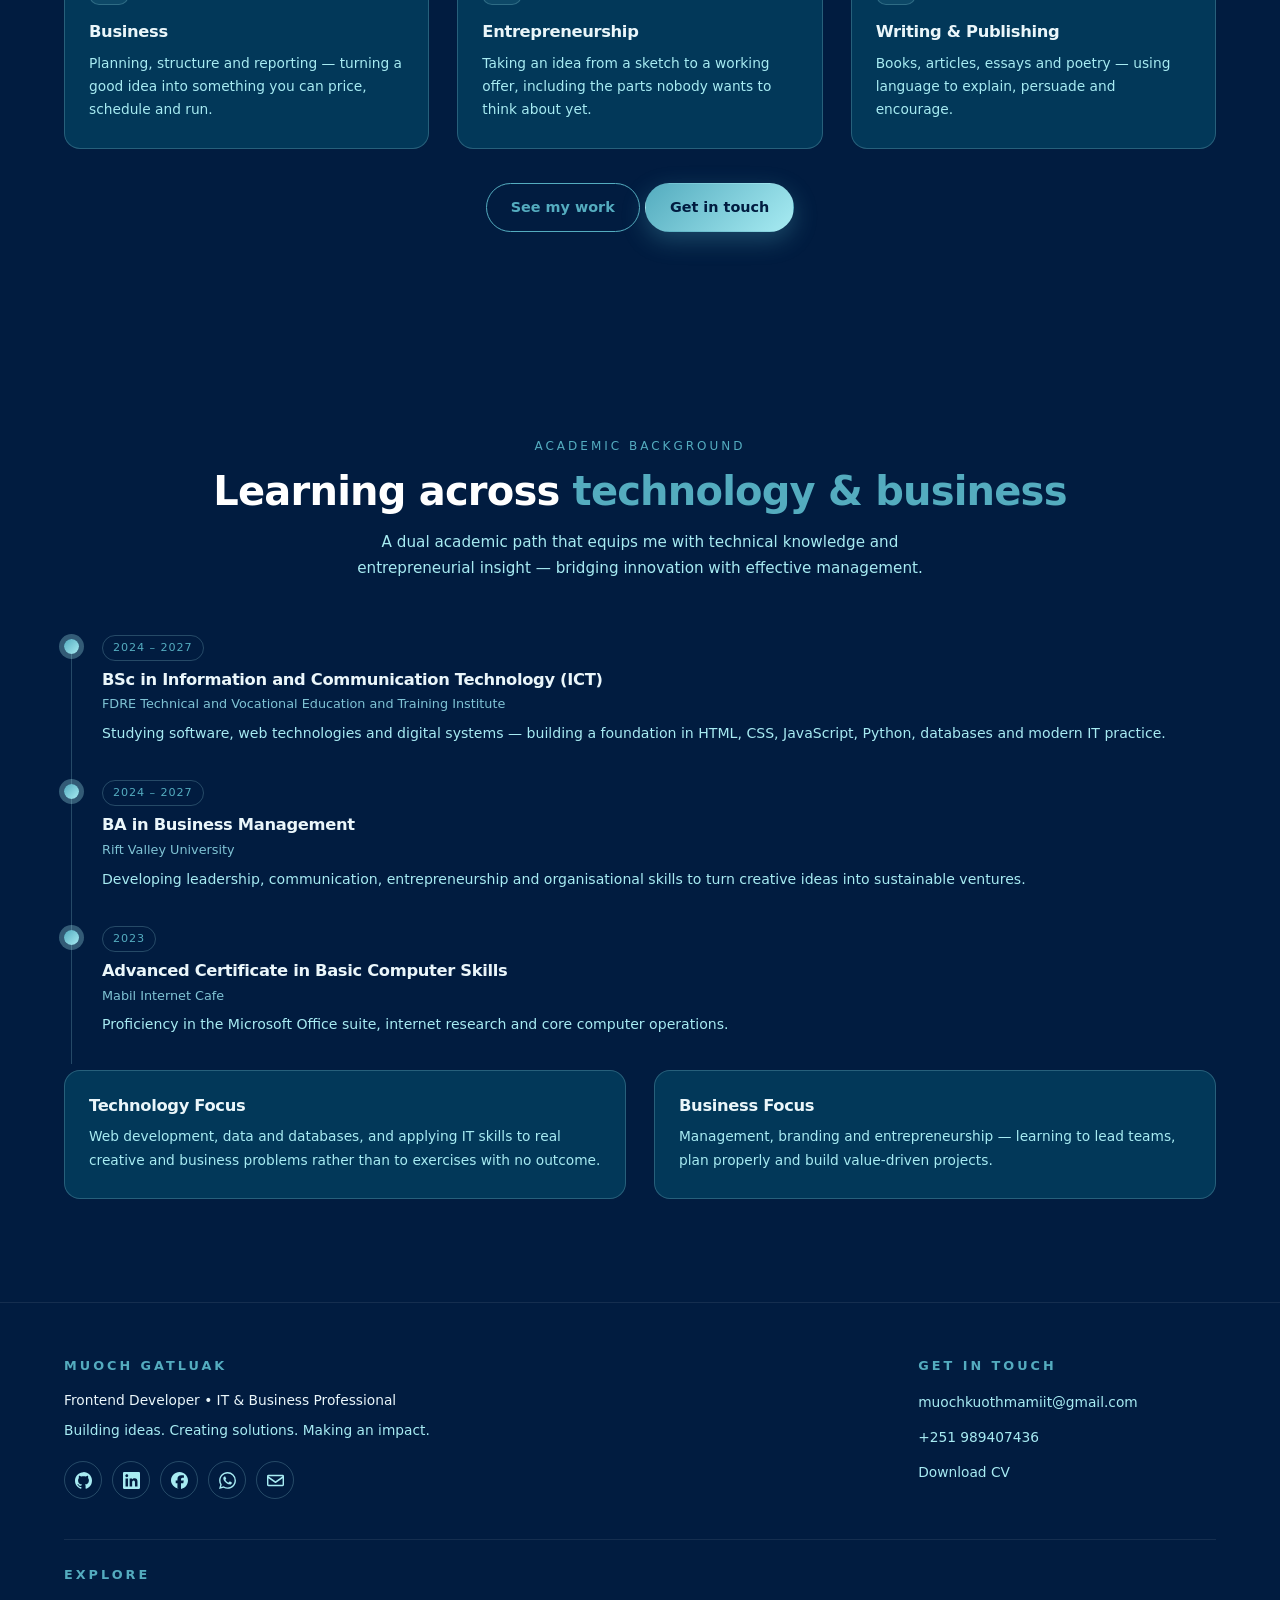
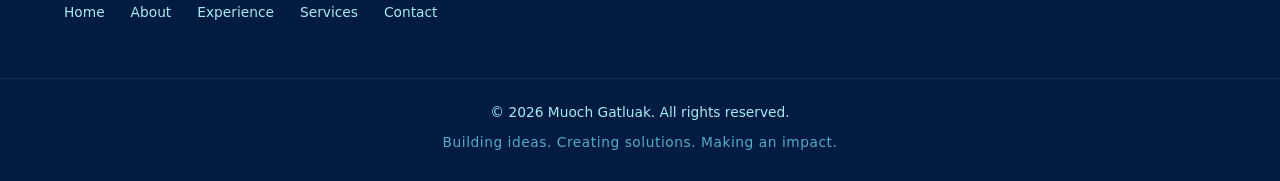
<file: Portfolio/about.html>
<!DOCTYPE html>
<html lang="en" data-theme="dark">
<head>
  <meta charset="UTF-8" />
  <meta name="viewport" content="width=device-width, initial-scale=1.0" />
  <title>About &amp; Education | Muoch Gatluak</title>
  <meta name="description" content="About Muoch Gatluak — a graduate in ICT and Business Management combining technology, business, data analysis, web development, entrepreneurship and writing, with full education background." />
  <meta name="author" content="Muoch Gatluak" />
  <link rel="canonical" href="about.html" />
  <meta property="og:type" content="profile" />
  <meta property="og:title" content="About &amp; Education | Muoch Gatluak" />
  <meta property="og:description" content="Technology, business, data and creativity working together — plus education." />
  <link rel="stylesheet" href="css/style.css" />
  <script>(function(){var t=localStorage.getItem("theme");if(t)document.documentElement.setAttribute("data-theme",t);})();</script>
</head>
<body>
  <div id="nav-root"></div>

  <header class="page-header">
    <div class="container">
      <h1>About <span>Me</span></h1>
      <p class="breadcrumb"><a href="index.html">Home</a> / About</p>
    </div>
  </header>

  <section class="section">
    <div class="container about-grid">
      <div class="about-card reveal">
        <div class="big-initials"><img src="assets/img/me.jpg" alt="Muoch Gatluak" loading="lazy" /></div>
        <h3>Muoch Gatluak</h3>
        <p class="text-accent">Frontend Developer &bull; IT &amp; Business Professional</p>
        <a href="cv.html" class="btn btn-primary btn-download">Download CV</a>
      </div>

      <div class="about-text reveal">
        <p class="eyebrow">Who I am</p>
        <h2 class="section-title">Technology and business, <span>working together</span></h2>
        <p>
          I am Muoch Gatluak — a graduate with an academic background in Information and
          Communication Technology and Business Management. My work sits where those two
          disciplines meet: understanding the problem, deciding what the data says, and then
          building something that actually solves it.
        </p>
        <p>
          On the technical side I build websites and work with databases. On the business side
          I plan, analyse and organise — turning rough ideas into structured plans, clear
          reports and services people are willing to pay for. In between, I write and design,
          because a solution nobody understands is not finished.
        </p>
        <p>
          Alongside that, I write and publish. My upcoming book, <em>Being Young Is No Shame</em>,
          is dedicated to encouraging young people who are facing difficult circumstances — a
          reminder that struggle is part of the journey, not a verdict on it.
        </p>

        <!-- EDIT: replace the em dashes with your real figures -->
        <div class="about-stats">
          <div class="stat"><div class="num">&mdash;</div><div class="label">Projects Completed</div></div>
          <div class="stat"><div class="num">&mdash;</div><div class="label">Years of Experience</div></div>
          <div class="stat"><div class="num">&mdash;</div><div class="label">Technologies</div></div>
          <div class="stat"><div class="num">&mdash;</div><div class="label">Published Book</div></div>
        </div>
      </div>
    </div>
  </section>

  <section class="section section--alt">
    <div class="container">
      <div class="section-head reveal">
        <p class="eyebrow">What I bring together</p>
        <h2 class="section-title">Six areas, <span>one way of working</span></h2>
        <p class="section-intro">Most useful problems need more than one of these at a time.</p>
      </div>

      <div class="grid grid-3">
        <div class="card reveal">
          <div class="card-icon"><svg viewBox="0 0 24 24" aria-hidden="true"><path d="M8 6 3 12l5 6M16 6l5 6-5 6M14 4l-4 16"/></svg></div>
          <h3>Technology</h3>
          <p>Comfortable across the web stack and comfortable explaining it to people who do
            not build things for a living.</p>
        </div>
        <div class="card reveal">
          <div class="card-icon"><svg viewBox="0 0 24 24" aria-hidden="true"><path d="M3 21h18M6 21V11M11 21V6M16 21v-8M21 21v-4"/></svg></div>
          <h3>Data Analysis</h3>
          <p>Cleaning, summarising and interpreting data so decisions rest on evidence rather
            than on a hunch.</p>
        </div>
        <div class="card reveal">
          <div class="card-icon"><svg viewBox="0 0 24 24" aria-hidden="true"><path d="M14 2H6a2 2 0 0 0-2 2v16a2 2 0 0 0 2 2h12a2 2 0 0 0 2-2V8Z"/><path d="M14 2v6h6M8 13h8M8 17h5"/></svg></div>
          <h3>Web Development</h3>
          <p>Responsive, accessible, maintainable websites — built to be handed over, not
            depended on.</p>
        </div>
        <div class="card reveal">
          <div class="card-icon"><svg viewBox="0 0 24 24" aria-hidden="true"><path d="M12 2 3 7l9 5 9-5-9-5ZM3 12l9 5 9-5M3 17l9 5 9-5"/></svg></div>
          <h3>Business</h3>
          <p>Planning, structure and reporting — turning a good idea into something you can
            price, schedule and run.</p>
        </div>
        <div class="card reveal">
          <div class="card-icon"><svg viewBox="0 0 24 24" aria-hidden="true"><circle cx="12" cy="5" r="2.5"/><circle cx="5" cy="18" r="2.5"/><circle cx="19" cy="18" r="2.5"/><path d="M12 7.5v4M12 11.5 6.5 16M12 11.5 17.5 16"/></svg></div>
          <h3>Entrepreneurship</h3>
          <p>Taking an idea from a sketch to a working offer, including the parts nobody
            wants to think about yet.</p>
        </div>
        <div class="card reveal">
          <div class="card-icon"><svg viewBox="0 0 24 24" aria-hidden="true"><path d="M12 19h7M16 3a2.83 2.83 0 1 1 4 4L7.5 19.5 2 20l.5-5.5Z"/></svg></div>
          <h3>Writing &amp; Publishing</h3>
          <p>Books, articles, essays and poetry — using language to explain, persuade and
            encourage.</p>
        </div>
      </div>

      <div class="reveal section-action">
        <a href="services.html#projects" class="btn btn-outline">See my work</a>
        <a href="contact.html" class="btn btn-primary">Get in touch</a>
      </div>
    </div>
  </section>

  <!-- ============ EDUCATION ============ -->
  <section class="section" id="education">
    <div class="container">
      <div class="section-head reveal">
        <p class="eyebrow">Academic background</p>
        <h2 class="section-title">Learning across <span>technology &amp; business</span></h2>
        <p class="section-intro">A dual academic path that equips me with technical knowledge
          and entrepreneurial insight — bridging innovation with effective management.</p>
      </div>

      <!-- EDIT: update the dates, institutions and achievements below -->
      <div class="timeline reveal">
        <div class="timeline-item">
          <span class="tl-date">2024 &ndash; 2027</span>
          <h3>BSc in Information and Communication Technology (ICT)</h3>
          <p class="meta">FDRE Technical and Vocational Education and Training Institute</p>
          <p>Studying software, web technologies and digital systems — building a foundation
            in HTML, CSS, JavaScript, Python, databases and modern IT practice.</p>
        </div>

        <div class="timeline-item">
          <span class="tl-date">2024 &ndash; 2027</span>
          <h3>BA in Business Management</h3>
          <p class="meta">Rift Valley University</p>
          <p>Developing leadership, communication, entrepreneurship and organisational
            skills to turn creative ideas into sustainable ventures.</p>
        </div>

        <div class="timeline-item">
          <span class="tl-date">2023</span>
          <h3>Advanced Certificate in Basic Computer Skills</h3>
          <p class="meta">Mabil Internet Cafe</p>
          <p>Proficiency in the Microsoft Office suite, internet research and core computer
            operations.</p>
        </div>
      </div>

      <div class="grid grid-2">
        <div class="card reveal">
          <h3>Technology Focus</h3>
          <p>Web development, data and databases, and applying IT skills to real creative and
            business problems rather than to exercises with no outcome.</p>
        </div>
        <div class="card reveal">
          <h3>Business Focus</h3>
          <p>Management, branding and entrepreneurship — learning to lead teams, plan
            properly and build value-driven projects.</p>
        </div>
      </div>
    </div>
  </section>

  <div id="footer-root"></div>
  <script src="js/main.js"></script>
</body>
</html>
</file>
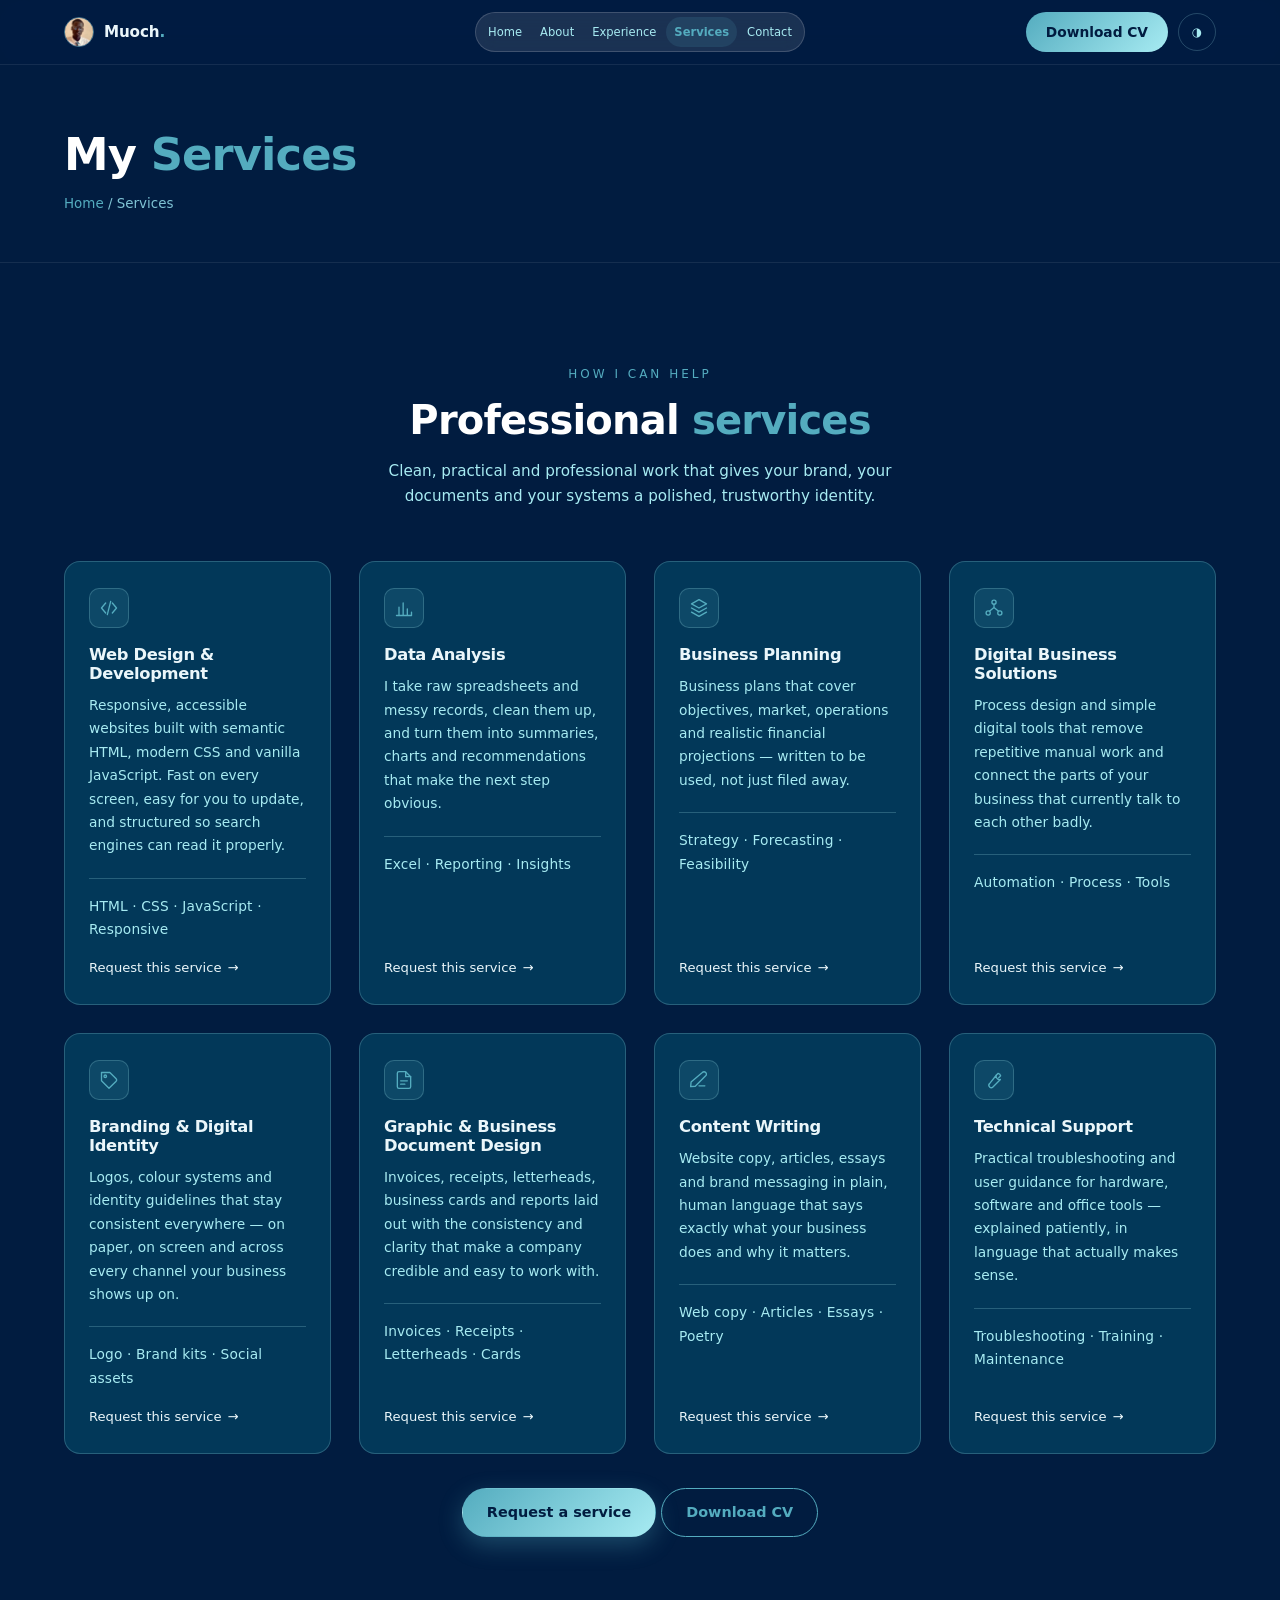
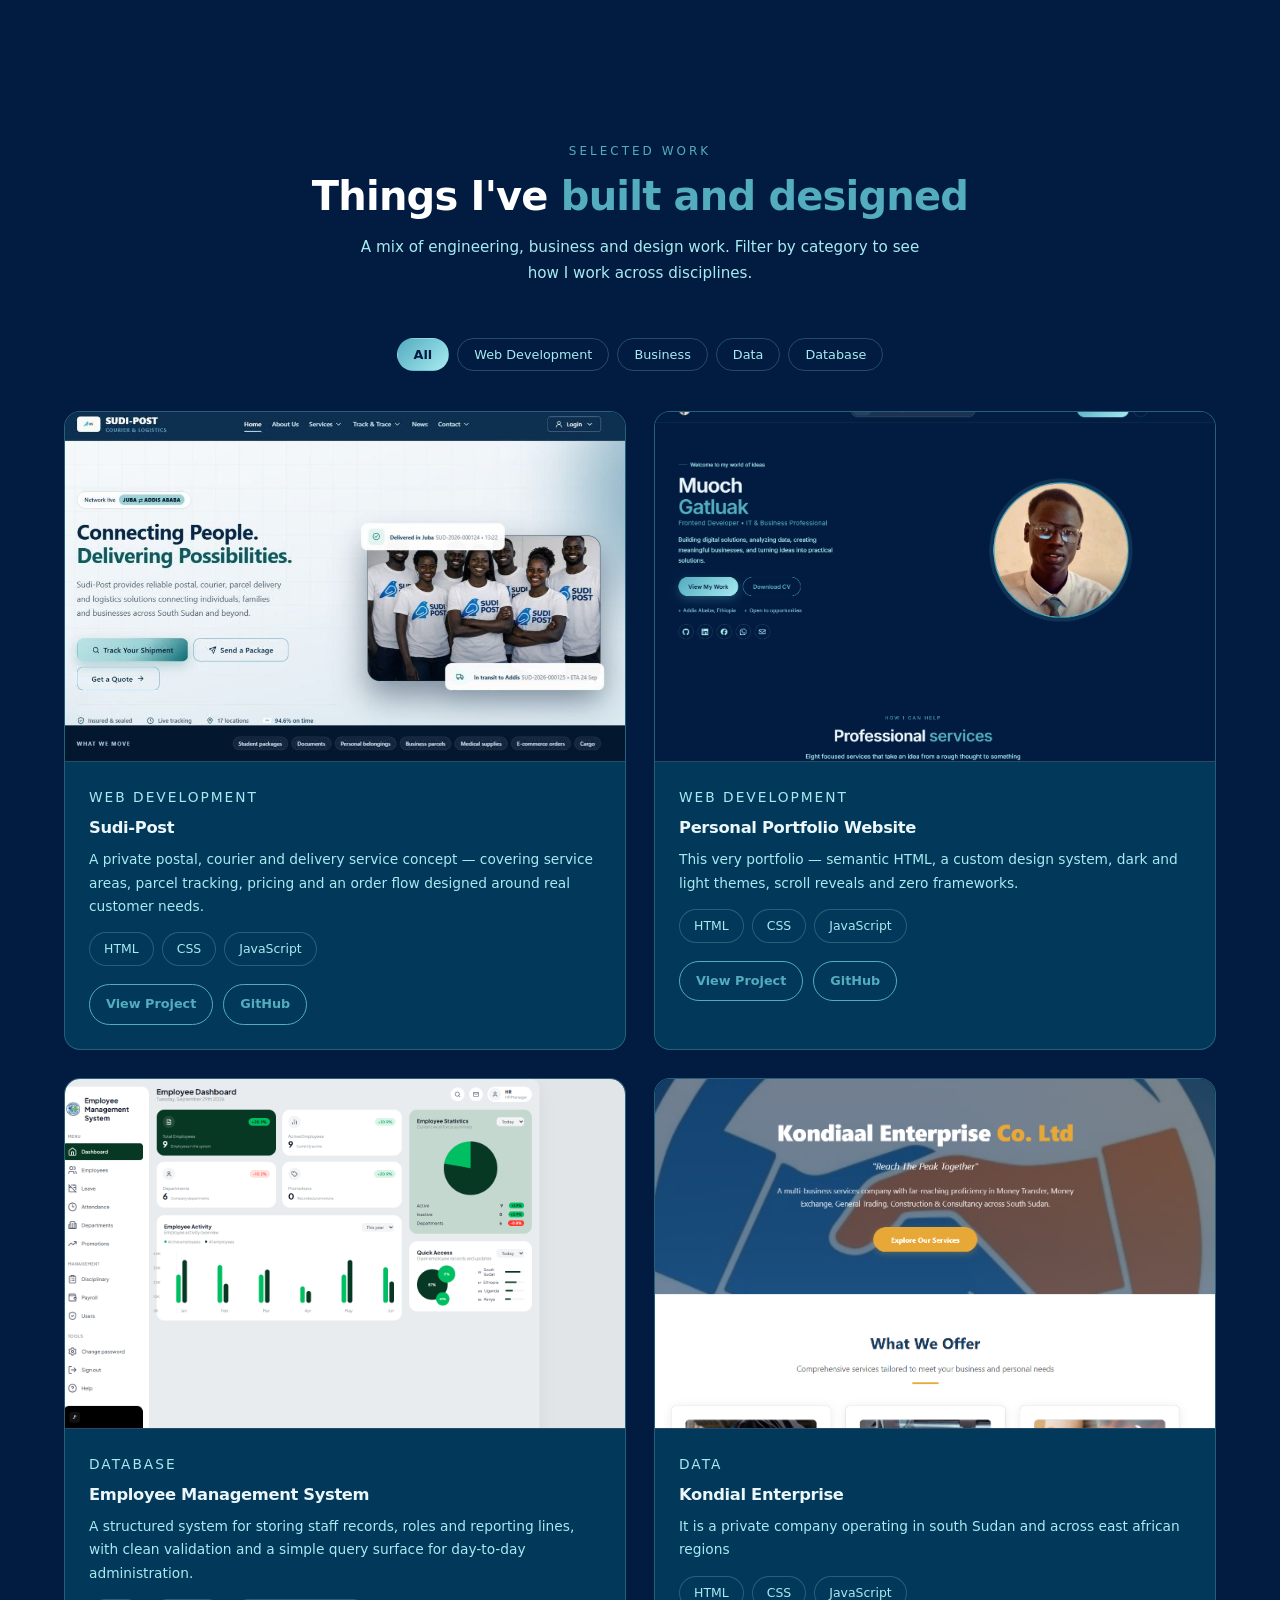
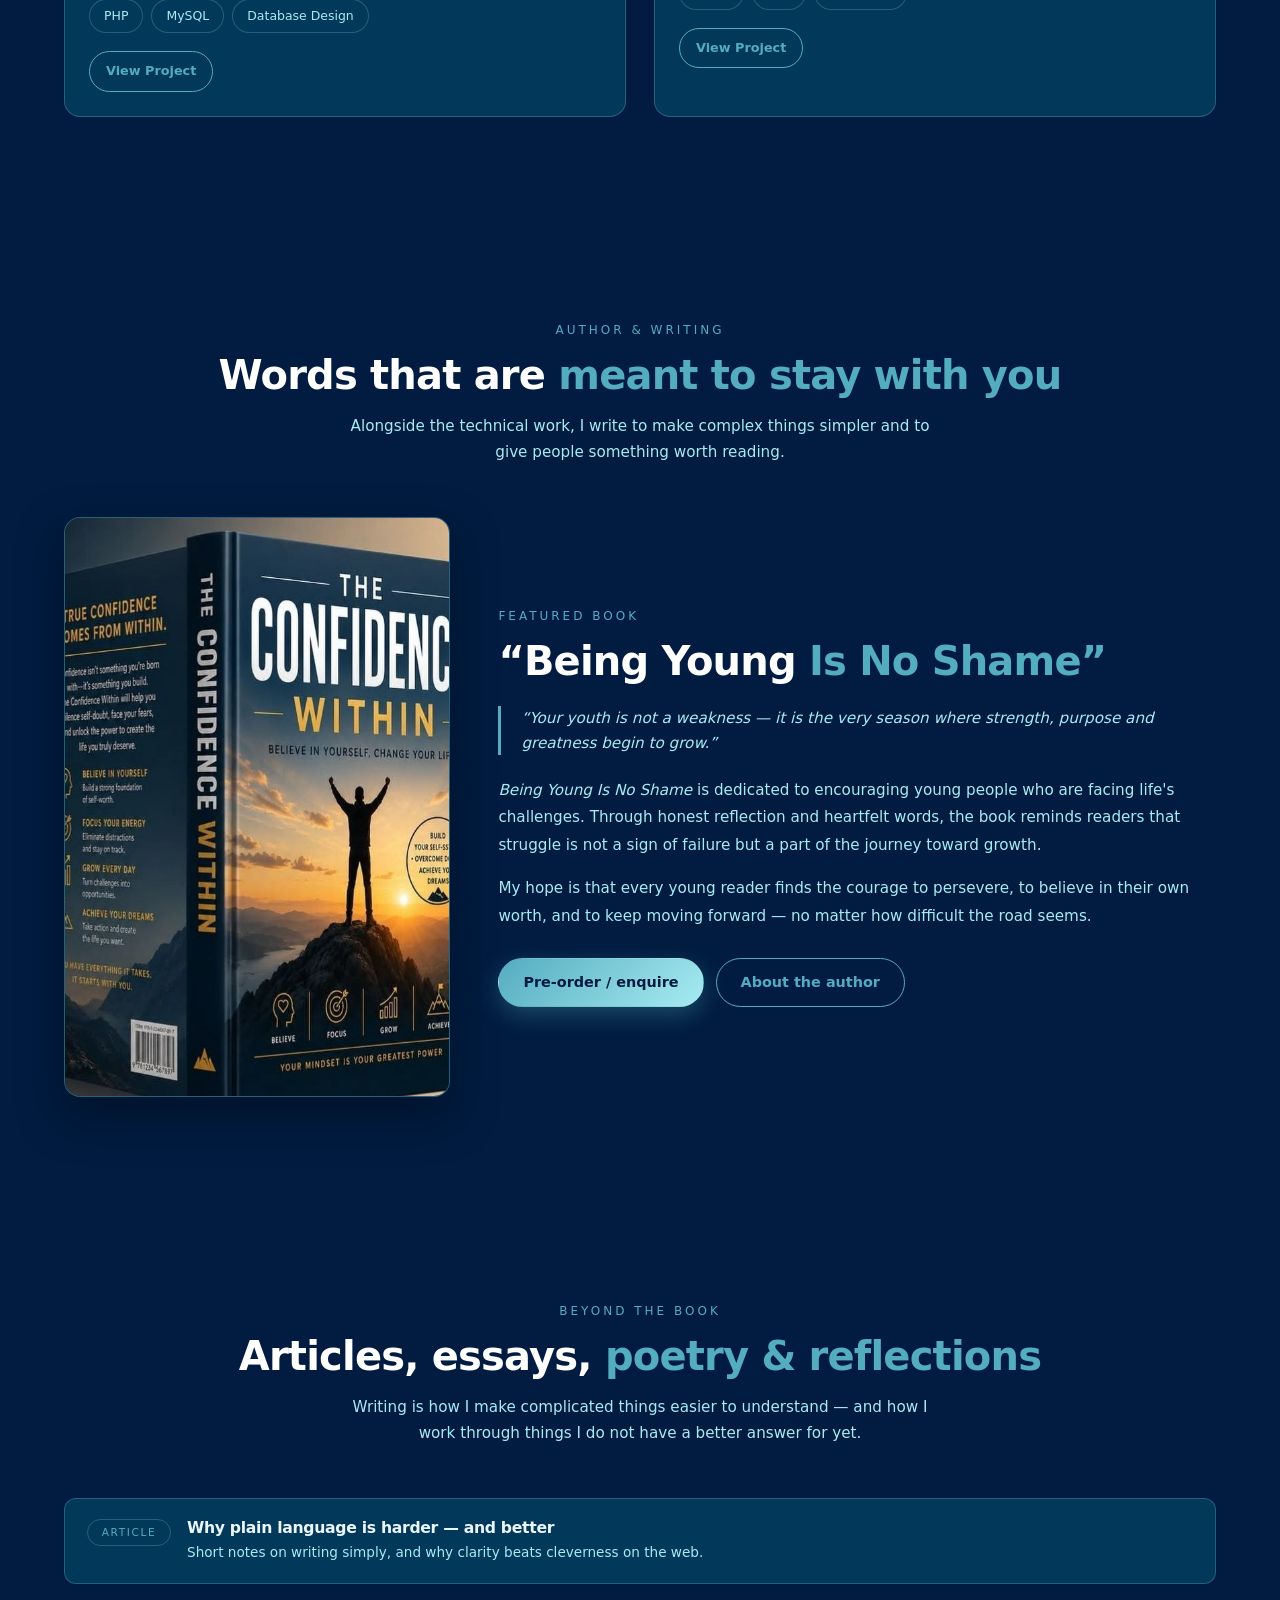
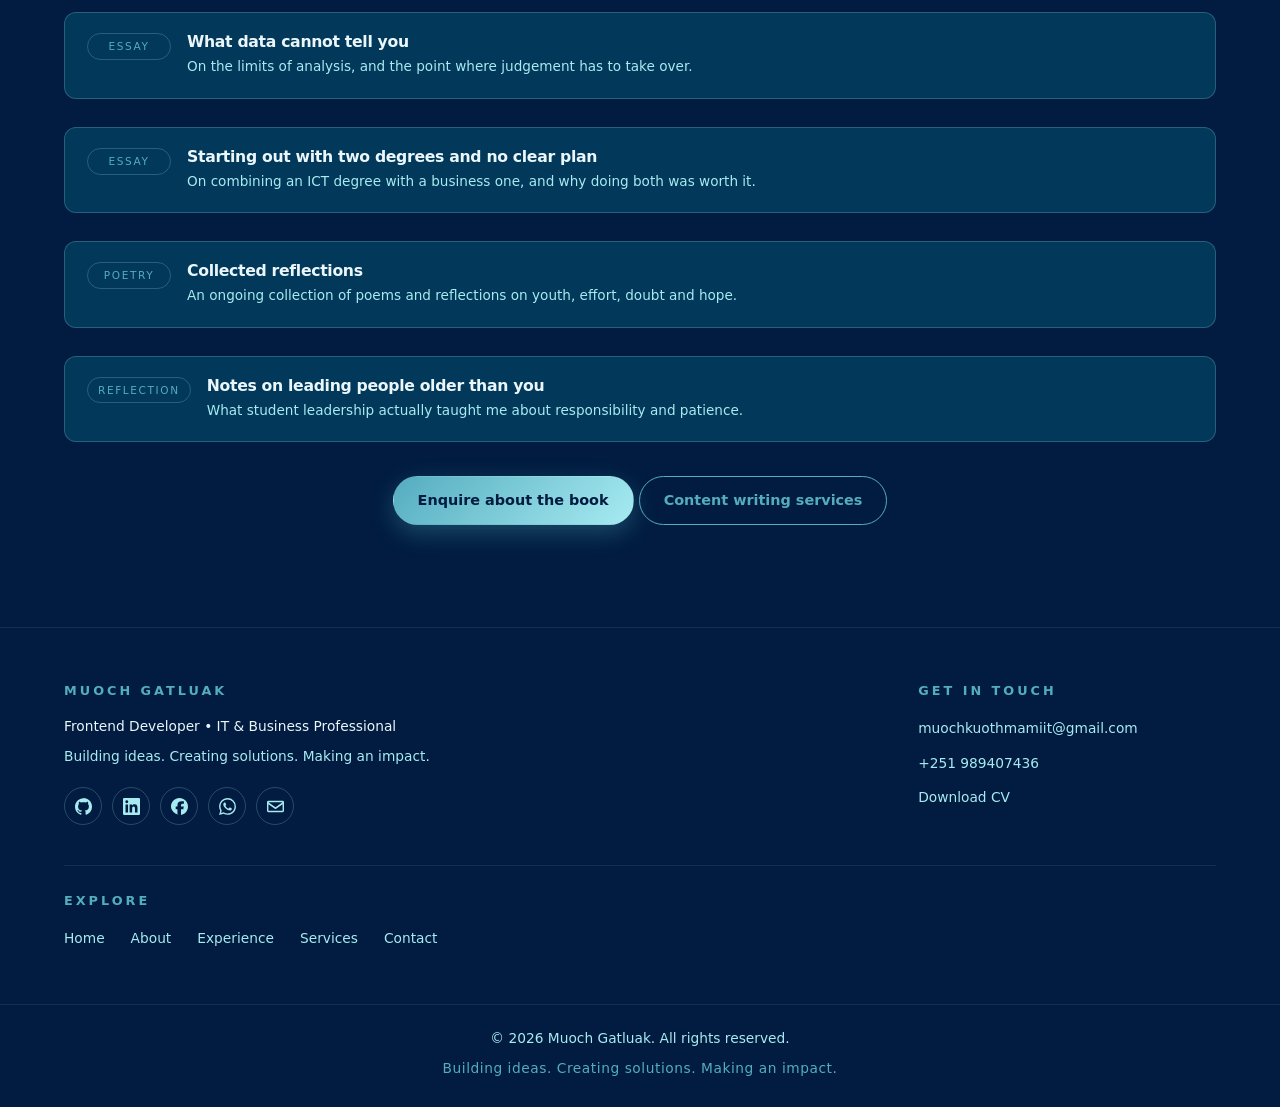
<file: Portfolio/book.html>
<!DOCTYPE html>
<html lang="en">
<head>
  <meta charset="UTF-8" />
  <meta name="viewport" content="width=device-width, initial-scale=1.0" />
  <title>Page moved | Muoch Gatluak</title>
  <meta name="robots" content="noindex, follow" />
  <link rel="canonical" href="services.html#writing" />
  <meta http-equiv="refresh" content="0; url=services.html#writing" />
  <style>
    body { margin: 0; min-height: 100vh; display: grid; place-items: center;
           background: #011c40; color: #eaf6fa; font-family: Inter, system-ui, sans-serif;
           text-align: center; padding: 24px; }
    a { color: #54acbf; }
  </style>
</head>
<body>
  <p>This page has moved into the <strong>Services</strong> page.<br />
     If you are not redirected automatically, <a href="services.html#writing">click here</a>.</p>
  <script>window.location.replace("services.html#writing");</script>
</body>
</html>
</file>
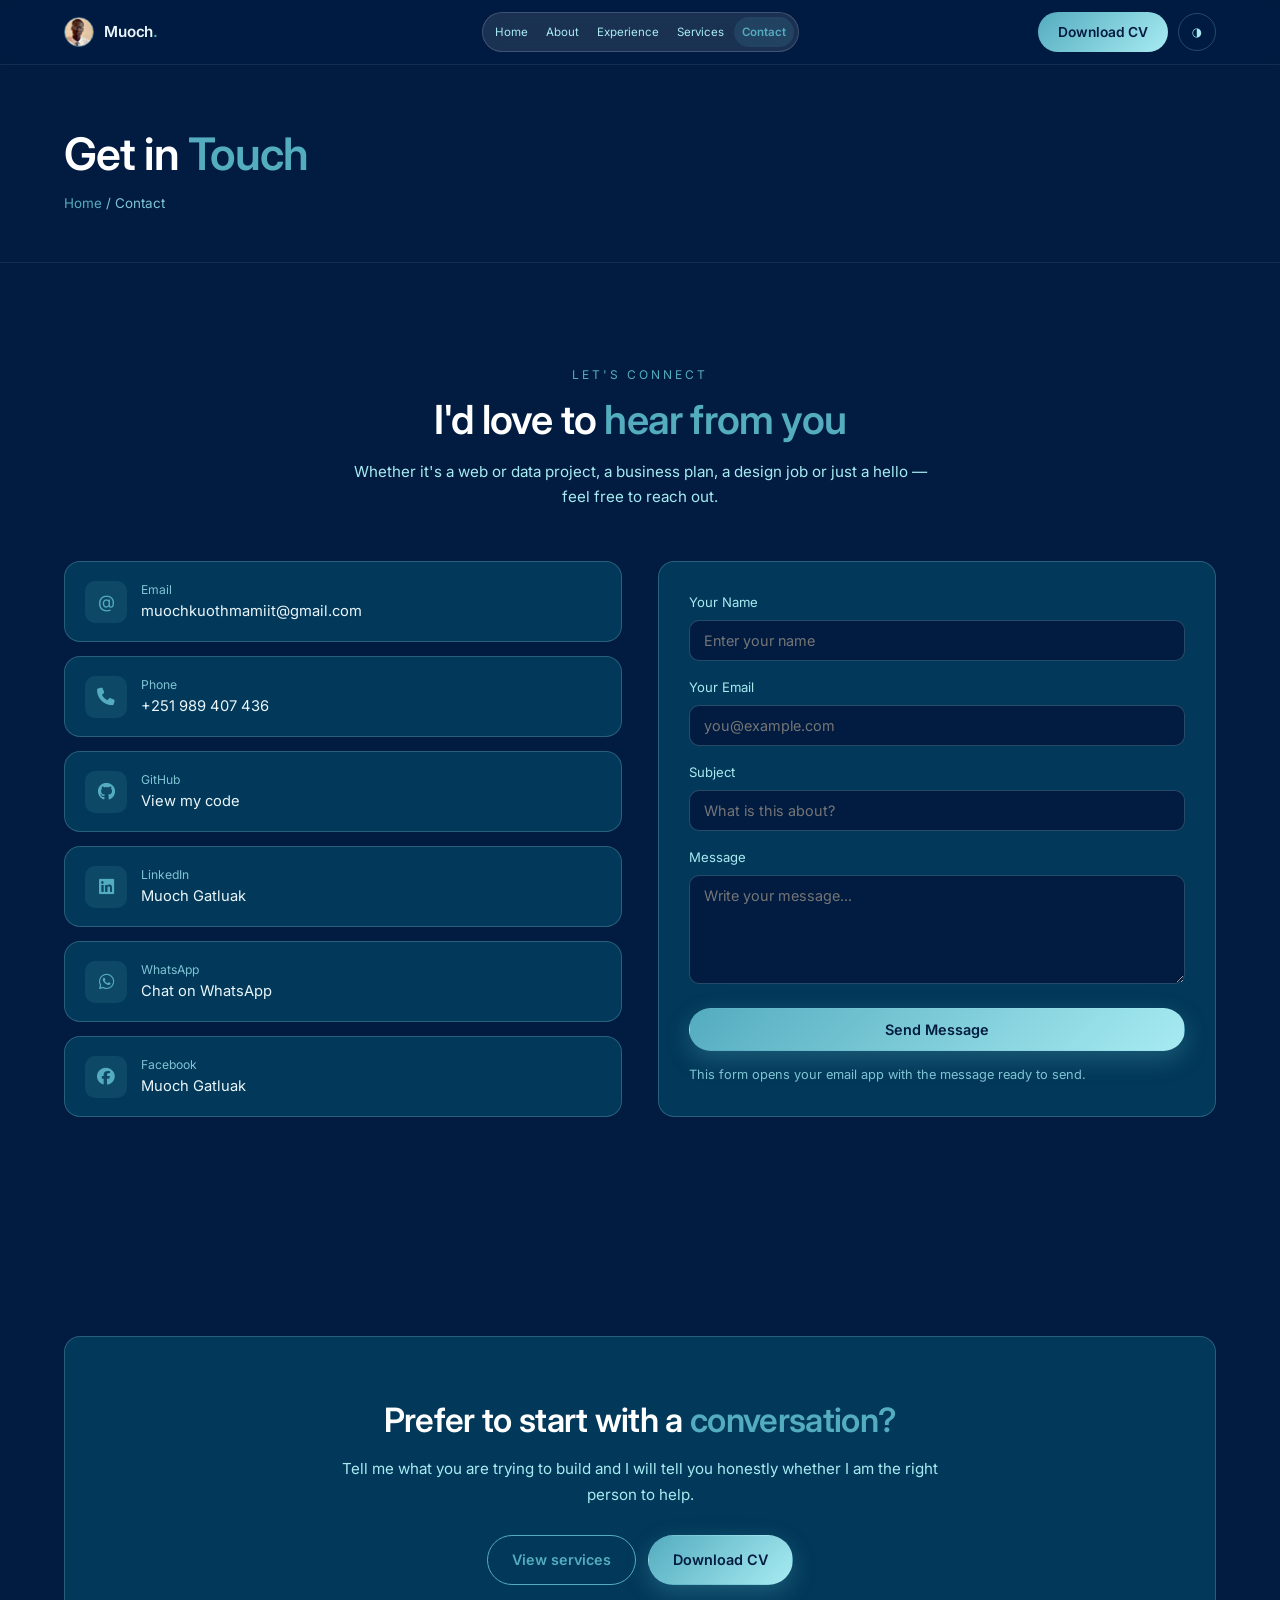
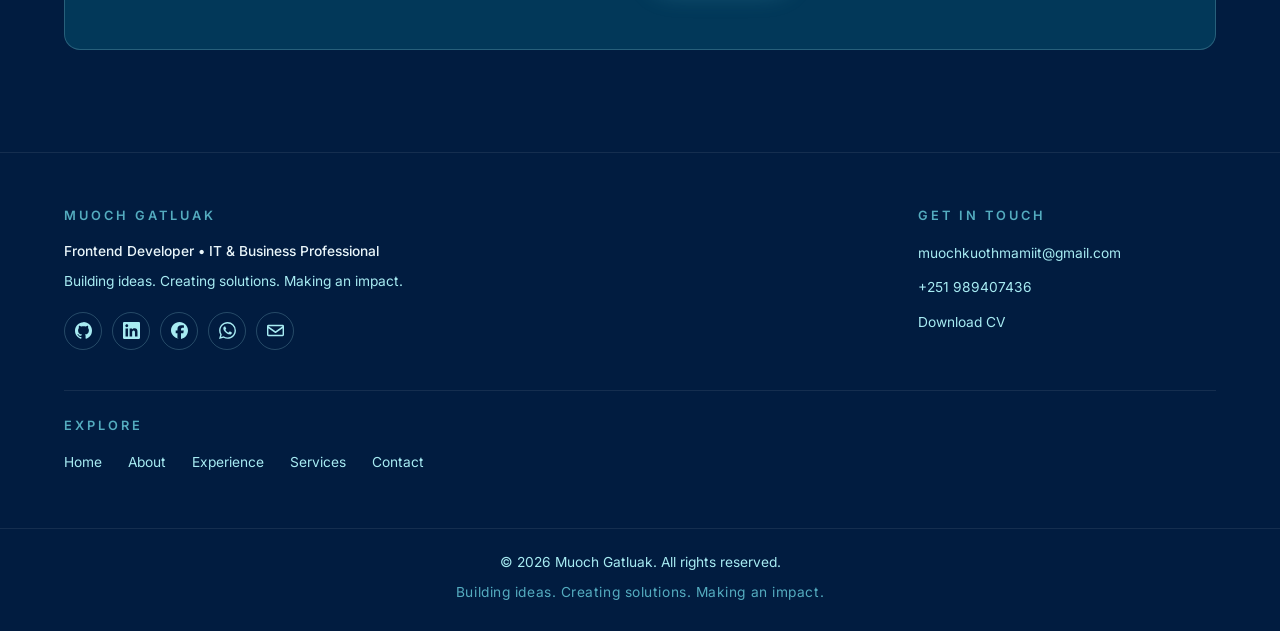
<file: Portfolio/contact.html>
<!DOCTYPE html>
<html lang="en" data-theme="dark">
<head>
  <meta charset="UTF-8" />
  <meta name="viewport" content="width=device-width, initial-scale=1.0" />
  <title>Contact | Muoch Gatluak</title>
  <meta name="description" content="Get in touch with Muoch Gatluak — email, phone, GitHub, LinkedIn, Facebook and WhatsApp. Available for web, data, business and design work." />
  <meta name="author" content="Muoch Gatluak" />
  <link rel="canonical" href="contact.html" />
  <meta property="og:type" content="website" />
  <meta property="og:title" content="Contact | Muoch Gatluak" />
  <meta property="og:description" content="Available for web, data, business and design work." />
  <link rel="preconnect" href="https://fonts.googleapis.com" />
  <link rel="preconnect" href="https://fonts.gstatic.com" crossorigin />
  <link rel="stylesheet" href="https://fonts.googleapis.com/css2?family=Inter:wght@400;500;600;700&display=swap" />
  <link rel="stylesheet" href="https://cdnjs.cloudflare.com/ajax/libs/font-awesome/6.5.2/css/all.min.css" />
  <link rel="stylesheet" href="css/style.css" />
  <script>(function(){var t=localStorage.getItem("theme");if(t)document.documentElement.setAttribute("data-theme",t);})();</script>
</head>
<body>
  <div id="nav-root"></div>

  <header class="page-header">
    <div class="container">
      <h1>Get in <span>Touch</span></h1>
      <p class="breadcrumb"><a href="index.html">Home</a> / Contact</p>
    </div>
  </header>

  <section class="section">
    <div class="container">
      <div class="reveal reveal-centered spacing-bottom-lg">
        <p class="eyebrow">Let's connect</p>
        <h2 class="section-title">I'd love to <span>hear from you</span></h2>
        <p class="section-intro centered-text">Whether it's a web or data project, a business
          plan, a design job or just a hello &mdash; feel free to reach out.</p>
      </div>

      <div class="contact-grid">
        <div class="reveal">
          <a class="contact-item" href="mailto:muochkuothmamiit@gmail.com">
            <div class="ci-icon" aria-hidden="true">@</div>
            <div>
              <div class="ci-label">Email</div>
              <div class="ci-value">muochkuothmamiit@gmail.com</div>
            </div>
          </a>

          <a class="contact-item" href="tel:+251989407436">
            <div class="ci-icon" aria-hidden="true"><i class="fa-solid fa-phone"></i></div>
            <div>
              <div class="ci-label">Phone</div>
              <div class="ci-value">+251 989 407 436</div>
            </div>
          </a>

          <a class="contact-item" href="https://github.com/" target="_blank" rel="noopener">
            <div class="ci-icon" aria-hidden="true"><i class="fa-brands fa-github"></i></div>
            <div>
              <div class="ci-label">GitHub</div>
              <div class="ci-value">View my code</div>
            </div>
          </a>

          <a class="contact-item" href="https://linkedin.com/" target="_blank" rel="noopener">
            <div class="ci-icon" aria-hidden="true"><i class="fa-brands fa-linkedin"></i></div>
            <div>
              <div class="ci-label">LinkedIn</div>
              <div class="ci-value">Muoch Gatluak</div>
            </div>
          </a>

          <a class="contact-item" href="https://wa.me/211927100141" target="_blank" rel="noopener">
            <div class="ci-icon" aria-hidden="true"><i class="fa-brands fa-whatsapp"></i></div>
            <div>
              <div class="ci-label">WhatsApp</div>
              <div class="ci-value">Chat on WhatsApp</div>
            </div>
          </a>

          <a class="contact-item" href="https://facebook.com/" target="_blank" rel="noopener">
            <div class="ci-icon" aria-hidden="true"><i class="fa-brands fa-facebook"></i></div>
            <div>
              <div class="ci-label">Facebook</div>
              <div class="ci-value">Muoch Gatluak</div>
            </div>
          </a>
        </div>

        <div class="reveal">
          <form class="contact-form" id="contactForm">
            <div class="form-group">
              <label for="name">Your Name</label>
              <input type="text" id="name" name="name" placeholder="Enter your name"
                     autocomplete="name" required />
            </div>
            <div class="form-group">
              <label for="email">Your Email</label>
              <input type="email" id="email" name="email" placeholder="you@example.com"
                     autocomplete="email" required />
            </div>
            <div class="form-group">
              <label for="subject">Subject</label>
              <input type="text" id="subject" name="subject"
                     placeholder="What is this about?" />
            </div>
            <div class="form-group">
              <label for="message">Message</label>
              <textarea id="message" name="message" rows="5"
                        placeholder="Write your message..." required></textarea>
            </div>
            <button type="submit" class="btn btn-primary btn-full">Send Message</button>
            <p class="form-note">This form opens your email app with the message ready to send.</p>
          </form>
        </div>
      </div>
    </div>
  </section>

  <section class="section section--alt">
    <div class="container">
      <div class="cta-panel reveal">
        <h2>Prefer to start with a <span>conversation?</span></h2>
        <p class="section-intro">Tell me what you are trying to build and I will tell you
          honestly whether I am the right person to help.</p>
        <div class="hero-cta">
          <a href="services.html" class="btn btn-outline">View services</a>
          <a href="cv.html" class="btn btn-primary">Download CV</a>
        </div>
      </div>
    </div>
  </section>

  <div id="footer-root"></div>
  <script src="js/main.js"></script>
</body>
</html>
</file>
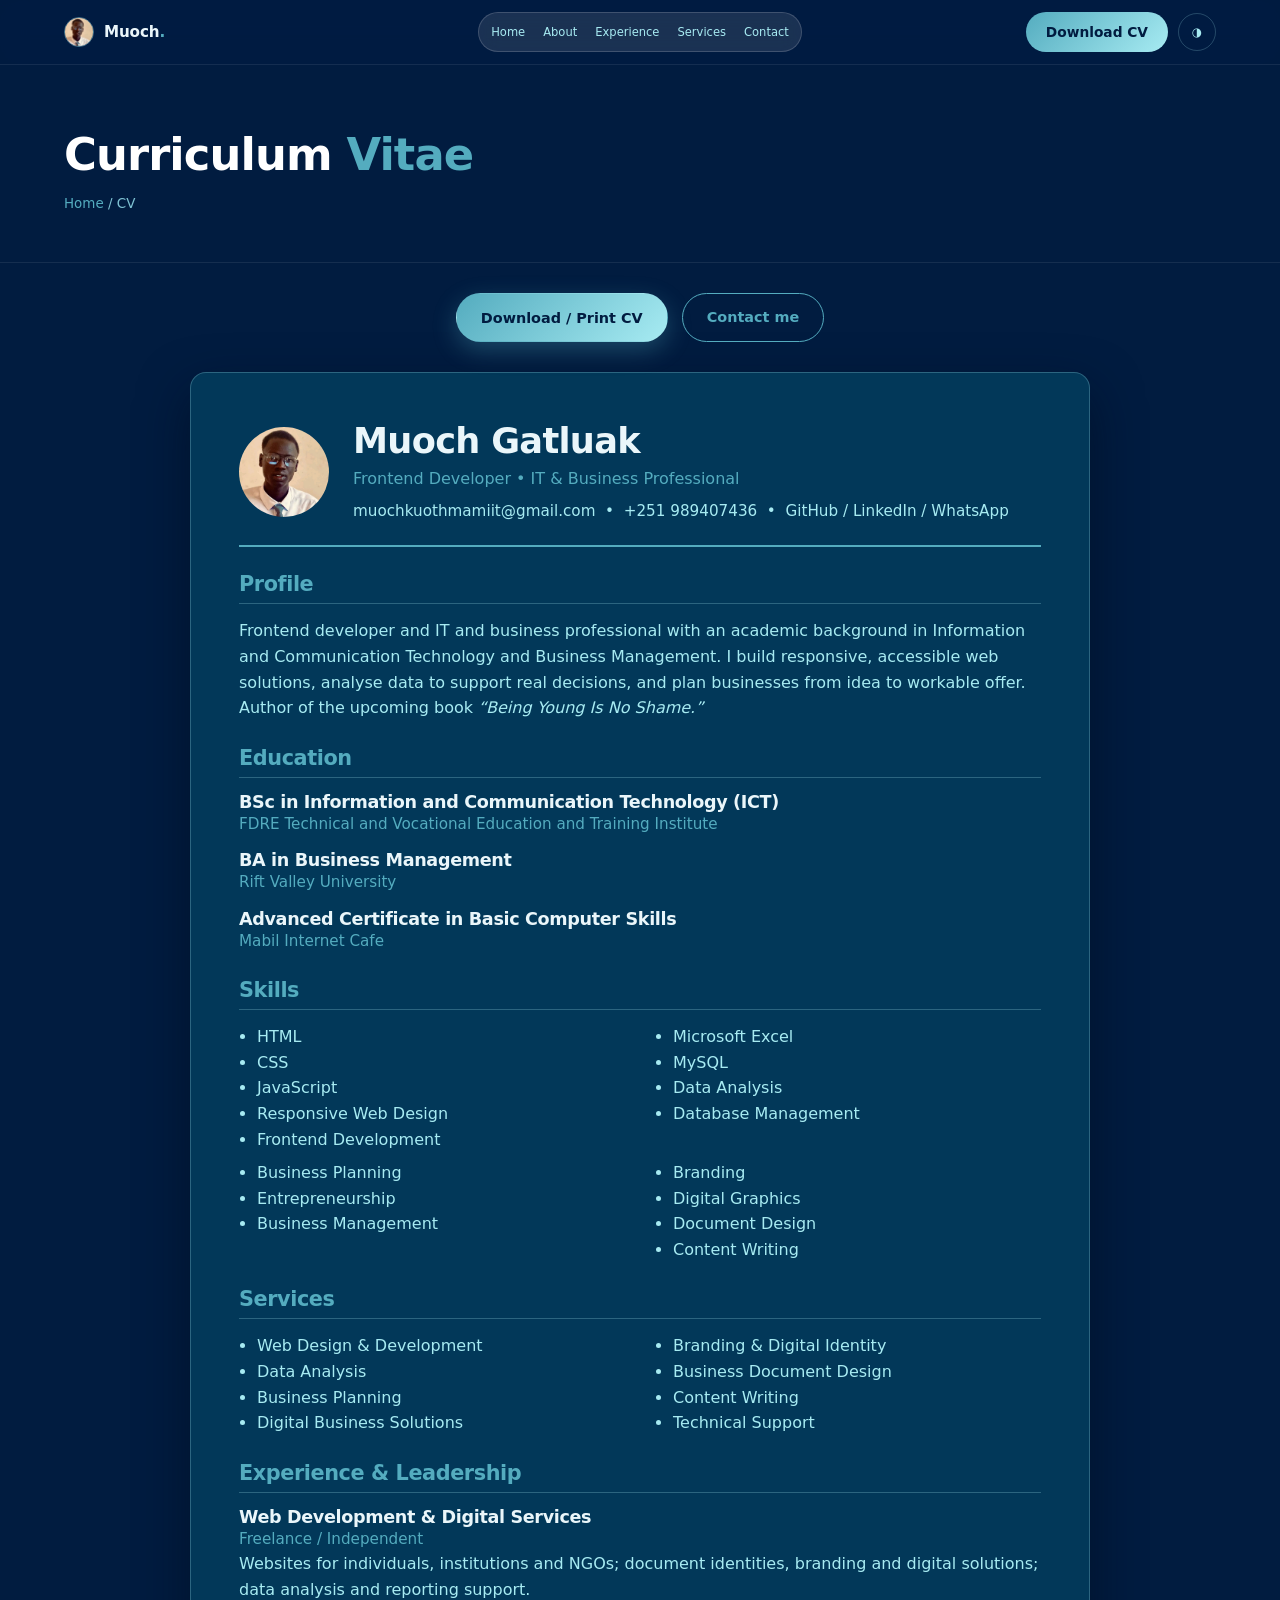
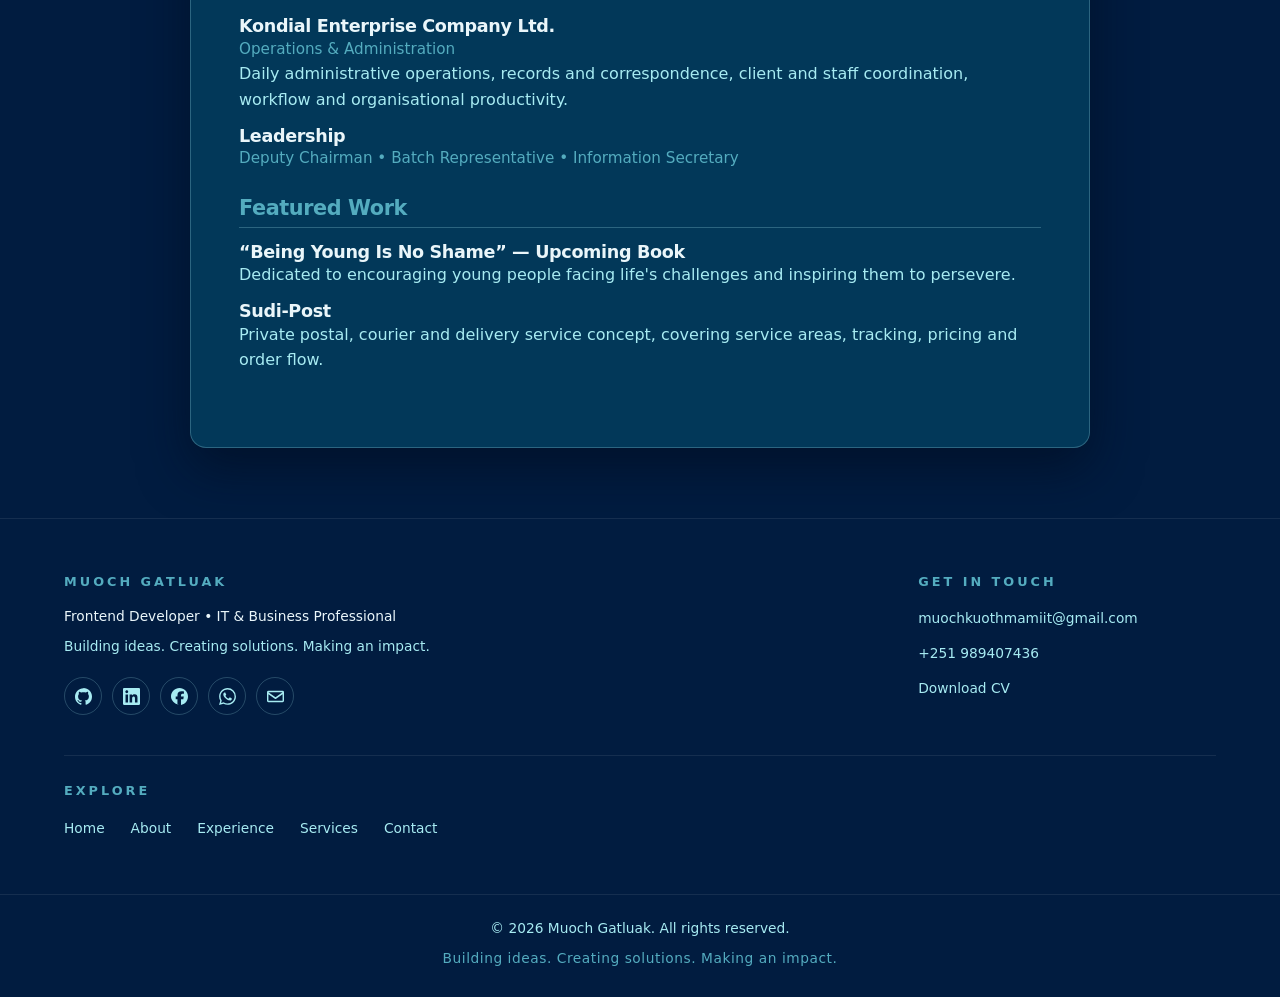
<file: Portfolio/cv.html>
<!DOCTYPE html>
<html lang="en" data-theme="dark">
<head>
  <meta charset="UTF-8" />
  <meta name="viewport" content="width=device-width, initial-scale=1.0" />
  <title>CV | Muoch Gatluak</title>
  <meta name="description" content="Curriculum Vitae of Muoch Gatluak — Frontend Developer and IT &amp; Business Professional. Download or print." />
  <meta name="author" content="Muoch Gatluak" />
  <link rel="canonical" href="cv.html" />
  <link rel="stylesheet" href="css/style.css" />
  <script>(function(){var t=localStorage.getItem("theme");if(t)document.documentElement.setAttribute("data-theme",t);})();</script>
  <style>
    .cv-actions { text-align:center; margin: 30px 0; display:flex; gap:14px; justify-content:center; flex-wrap:wrap; }
    .cv-sheet {
      width: min(900px, 94%);
      margin: 0 auto 70px;
      background: var(--card);
      border: 1px solid var(--border);
      border-radius: 16px;
      padding: 48px;
      box-shadow: 0 20px 50px var(--shadow);
    }
    .cv-header { display:flex; align-items:center; gap:24px; flex-wrap:wrap; border-bottom:2px solid var(--accent); padding-bottom:22px; margin-bottom:26px; }
    .cv-avatar { width:90px;height:90px;border-radius:50%;object-fit:cover;display:block;flex-shrink:0; }
    .cv-header > div { min-width:0; }
    .cv-header h2, .cv-name { font-size:clamp(1.4rem, 5.5vw, 2.2rem); }
    .cv-header .role { color:var(--accent); margin-top:4px; }
    .cv-header .meta { color:var(--text-muted); font-size:.95rem; margin-top:8px; overflow-wrap:anywhere; }
    .cv-section { margin-bottom:26px; }
    .cv-section h2 { color:var(--accent); font-size:1.3rem; border-bottom:1px solid var(--border); padding-bottom:6px; margin-bottom:14px; }
    .cv-item { margin-bottom:14px; }
    .cv-item h3 { font-size:1.1rem; }
    .cv-item .sub { color:var(--accent); font-size:.95rem; }
    .cv-item p { color:var(--text-muted); }
    .cv-cols { display:grid; grid-template-columns:1fr 1fr; gap:8px 30px; }
    .cv-cols ul { margin-left:18px; color:var(--text-muted); }
    .cv-profile-text { color:var(--text-muted); }

    @media (max-width: 560px) {
      .cv-sheet { padding: 28px 22px; }
      .cv-cols { grid-template-columns: 1fr; }
      .cv-actions { gap: 10px; }
    }

    @media print {
      @page { margin: 14mm; }
      html[data-theme] { --bg:#fff; --card:#fff; --text:#111; --text-muted:#333; --accent:#26658c; --border:#ccc; --shadow:transparent; --bg-alt:#fff; }
      .navbar, .footer, .cv-actions, #nav-root, #footer-root, .scroll-top, .page-header { display:none !important; }
      body { background:#fff; color:#111; font-size:12pt; }
      .cv-sheet { box-shadow:none; border:none; width:100%; margin:0; padding:0; }
    }
  </style>
</head>
<body>
  <div id="nav-root"></div>

  <header class="page-header">
    <div class="container">
      <h1>Curriculum <span>Vitae</span></h1>
      <p class="breadcrumb"><a href="index.html">Home</a> / CV</p>
    </div>
  </header>

  <div class="cv-actions">
    <button class="btn btn-primary" onclick="window.print()">Download / Print CV</button>
    <a href="contact.html" class="btn btn-outline">Contact me</a>
  </div>

  <!-- EDIT: update all details below to match your current CV -->
  <article class="cv-sheet">
    <div class="cv-header">
      <img class="cv-avatar" src="assets/img/me.jpg" alt="Muoch Gatluak" />
      <div>
        <h2 class="cv-name">Muoch Gatluak</h2>
        <div class="role">Frontend Developer &bull; IT &amp; Business Professional</div>
        <div class="meta">muochkuothmamiit@gmail.com &nbsp;&bull;&nbsp; +251 989407436 &nbsp;&bull;&nbsp; GitHub / LinkedIn / WhatsApp</div>
      </div>
    </div>

    <div class="cv-section">
      <h2>Profile</h2>
      <p class="cv-profile-text">
        Frontend developer and IT and business professional with an academic background in
        Information and Communication Technology and Business Management. I build responsive,
        accessible web solutions, analyse data to support real decisions, and plan businesses
        from idea to workable offer. Author of the upcoming book
        <em>&ldquo;Being Young Is No Shame.&rdquo;</em>
      </p>
    </div>

    <div class="cv-section">
      <h2>Education</h2>
      <div class="cv-item">
        <h3>BSc in Information and Communication Technology (ICT)</h3>
        <div class="sub">FDRE Technical and Vocational Education and Training Institute</div>
      </div>
      <div class="cv-item">
        <h3>BA in Business Management</h3>
        <div class="sub">Rift Valley University</div>
      </div>
      <div class="cv-item">
        <h3>Advanced Certificate in Basic Computer Skills</h3>
        <div class="sub">Mabil Internet Cafe</div>
      </div>
    </div>

    <div class="cv-section">
      <h2>Skills</h2>
      <div class="cv-cols">
        <ul>
          <li>HTML</li>
          <li>CSS</li>
          <li>JavaScript</li>
          <li>Responsive Web Design</li>
          <li>Frontend Development</li>
        </ul>
        <ul>
          <li>Microsoft Excel</li>
          <li>MySQL</li>
          <li>Data Analysis</li>
          <li>Database Management</li>
        </ul>
        <ul>
          <li>Business Planning</li>
          <li>Entrepreneurship</li>
          <li>Business Management</li>
        </ul>
        <ul>
          <li>Branding</li>
          <li>Digital Graphics</li>
          <li>Document Design</li>
          <li>Content Writing</li>
        </ul>
      </div>
    </div>

    <div class="cv-section">
      <h2>Services</h2>
      <div class="cv-cols">
        <ul>
          <li>Web Design &amp; Development</li>
          <li>Data Analysis</li>
          <li>Business Planning</li>
          <li>Digital Business Solutions</li>
        </ul>
        <ul>
          <li>Branding &amp; Digital Identity</li>
          <li>Business Document Design</li>
          <li>Content Writing</li>
          <li>Technical Support</li>
        </ul>
      </div>
    </div>

    <div class="cv-section">
      <h2>Experience &amp; Leadership</h2>
      <div class="cv-item">
        <h3>Web Development &amp; Digital Services</h3>
        <div class="sub">Freelance / Independent</div>
        <p>Websites for individuals, institutions and NGOs; document identities, branding and
          digital solutions; data analysis and reporting support.</p>
      </div>
      <div class="cv-item">
        <h3>Kondial Enterprise Company Ltd.</h3>
        <div class="sub">Operations &amp; Administration</div>
        <p>Daily administrative operations, records and correspondence, client and staff
          coordination, workflow and organisational productivity.</p>
      </div>
      <div class="cv-item">
        <h3>Leadership</h3>
        <div class="sub">Deputy Chairman &bull; Batch Representative &bull; Information Secretary</div>
      </div>
    </div>

    <div class="cv-section">
      <h2>Featured Work</h2>
      <div class="cv-item">
        <h3>&ldquo;Being Young Is No Shame&rdquo; &mdash; Upcoming Book</h3>
        <p>Dedicated to encouraging young people facing life's challenges and inspiring them to persevere.</p>
      </div>
      <div class="cv-item">
        <h3>Sudi-Post</h3>
        <p>Private postal, courier and delivery service concept, covering service areas,
          tracking, pricing and order flow.</p>
      </div>
    </div>
  </article>

  <div id="footer-root"></div>
  <script src="js/main.js"></script>
</body>
</html>
</file>
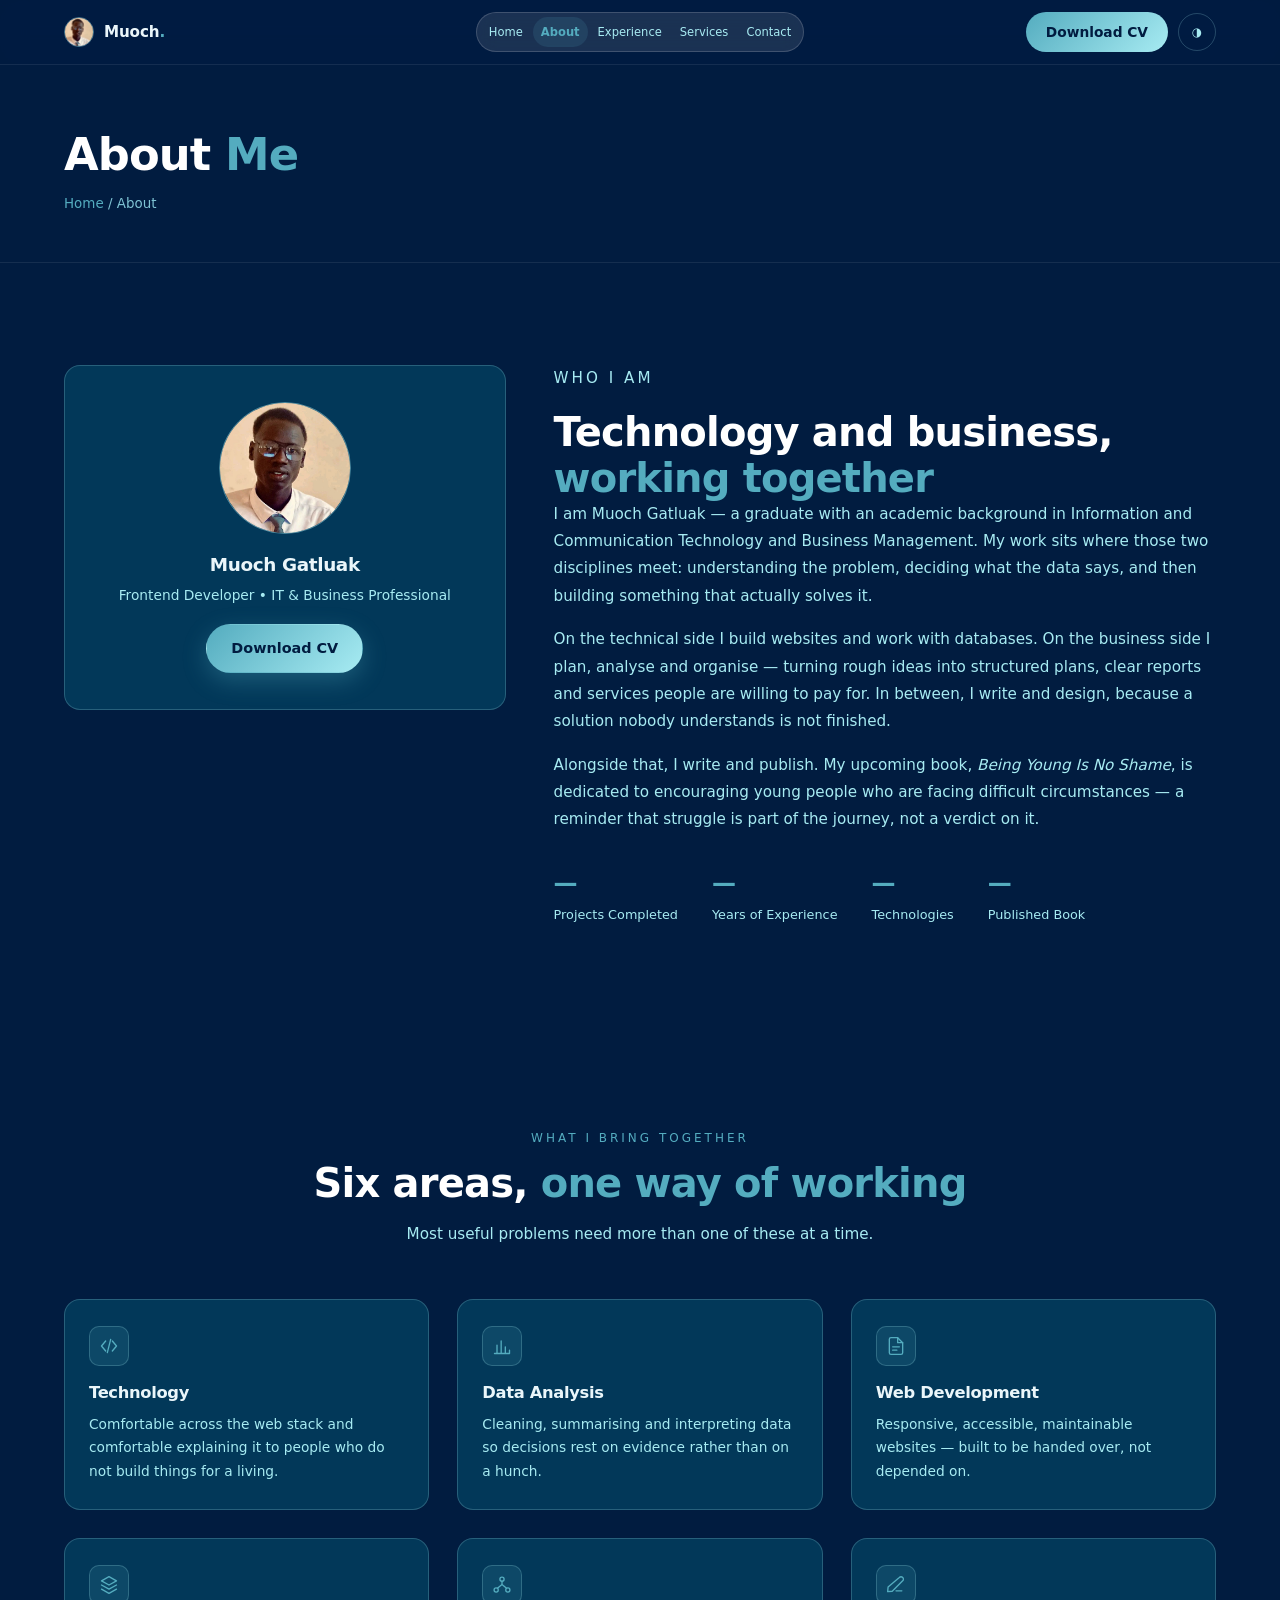
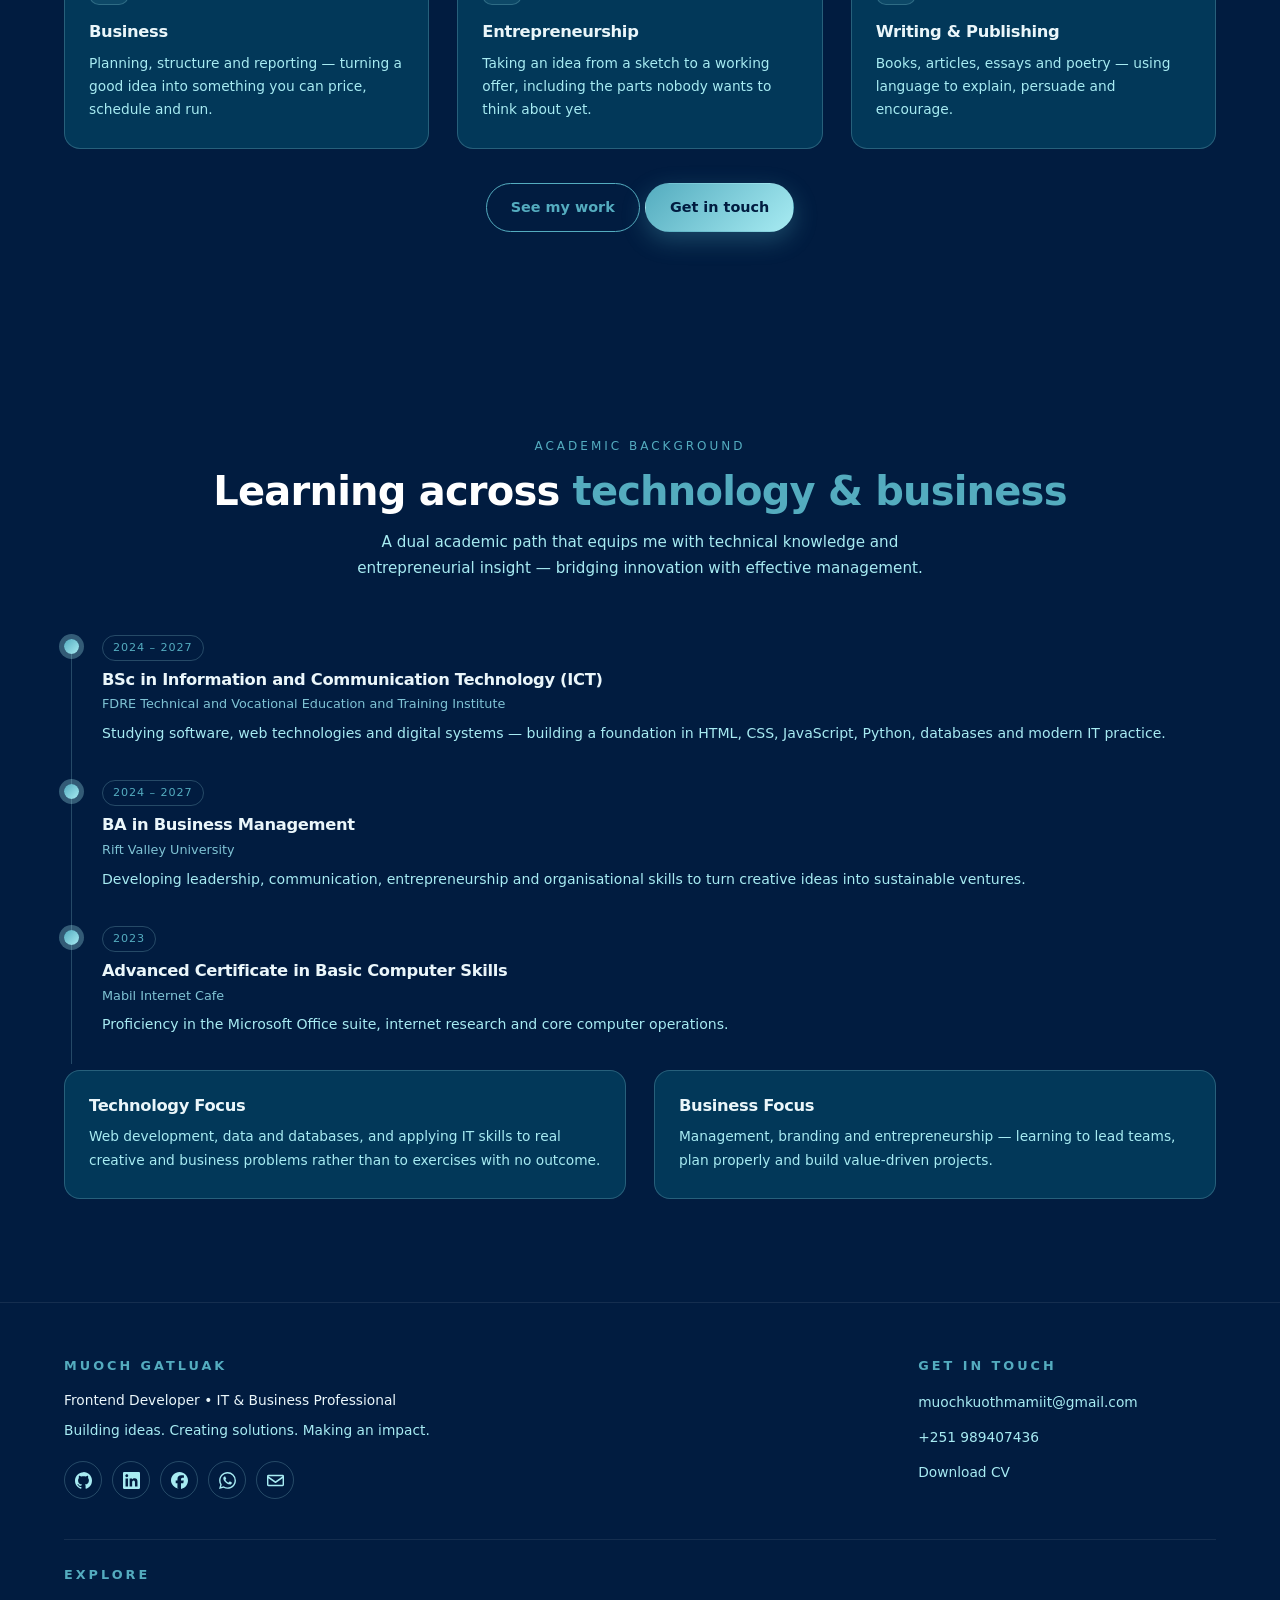
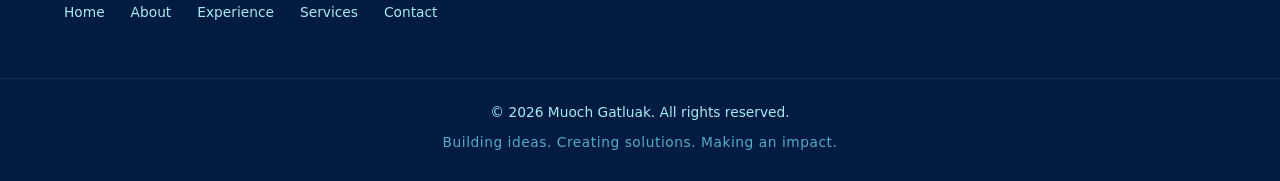
<file: Portfolio/education.html>
<!DOCTYPE html>
<html lang="en">
<head>
  <meta charset="UTF-8" />
  <meta name="viewport" content="width=device-width, initial-scale=1.0" />
  <title>Page moved | Muoch Gatluak</title>
  <meta name="robots" content="noindex, follow" />
  <link rel="canonical" href="about.html#education" />
  <meta http-equiv="refresh" content="0; url=about.html#education" />
  <style>
    body { margin: 0; min-height: 100vh; display: grid; place-items: center;
           background: #011c40; color: #eaf6fa; font-family: Inter, system-ui, sans-serif;
           text-align: center; padding: 24px; }
    a { color: #54acbf; }
  </style>
</head>
<body>
  <p>This page has moved into the <strong>About</strong> page.<br />
     If you are not redirected automatically, <a href="about.html#education">click here</a>.</p>
  <script>window.location.replace("about.html#education");</script>
</body>
</html>
</file>
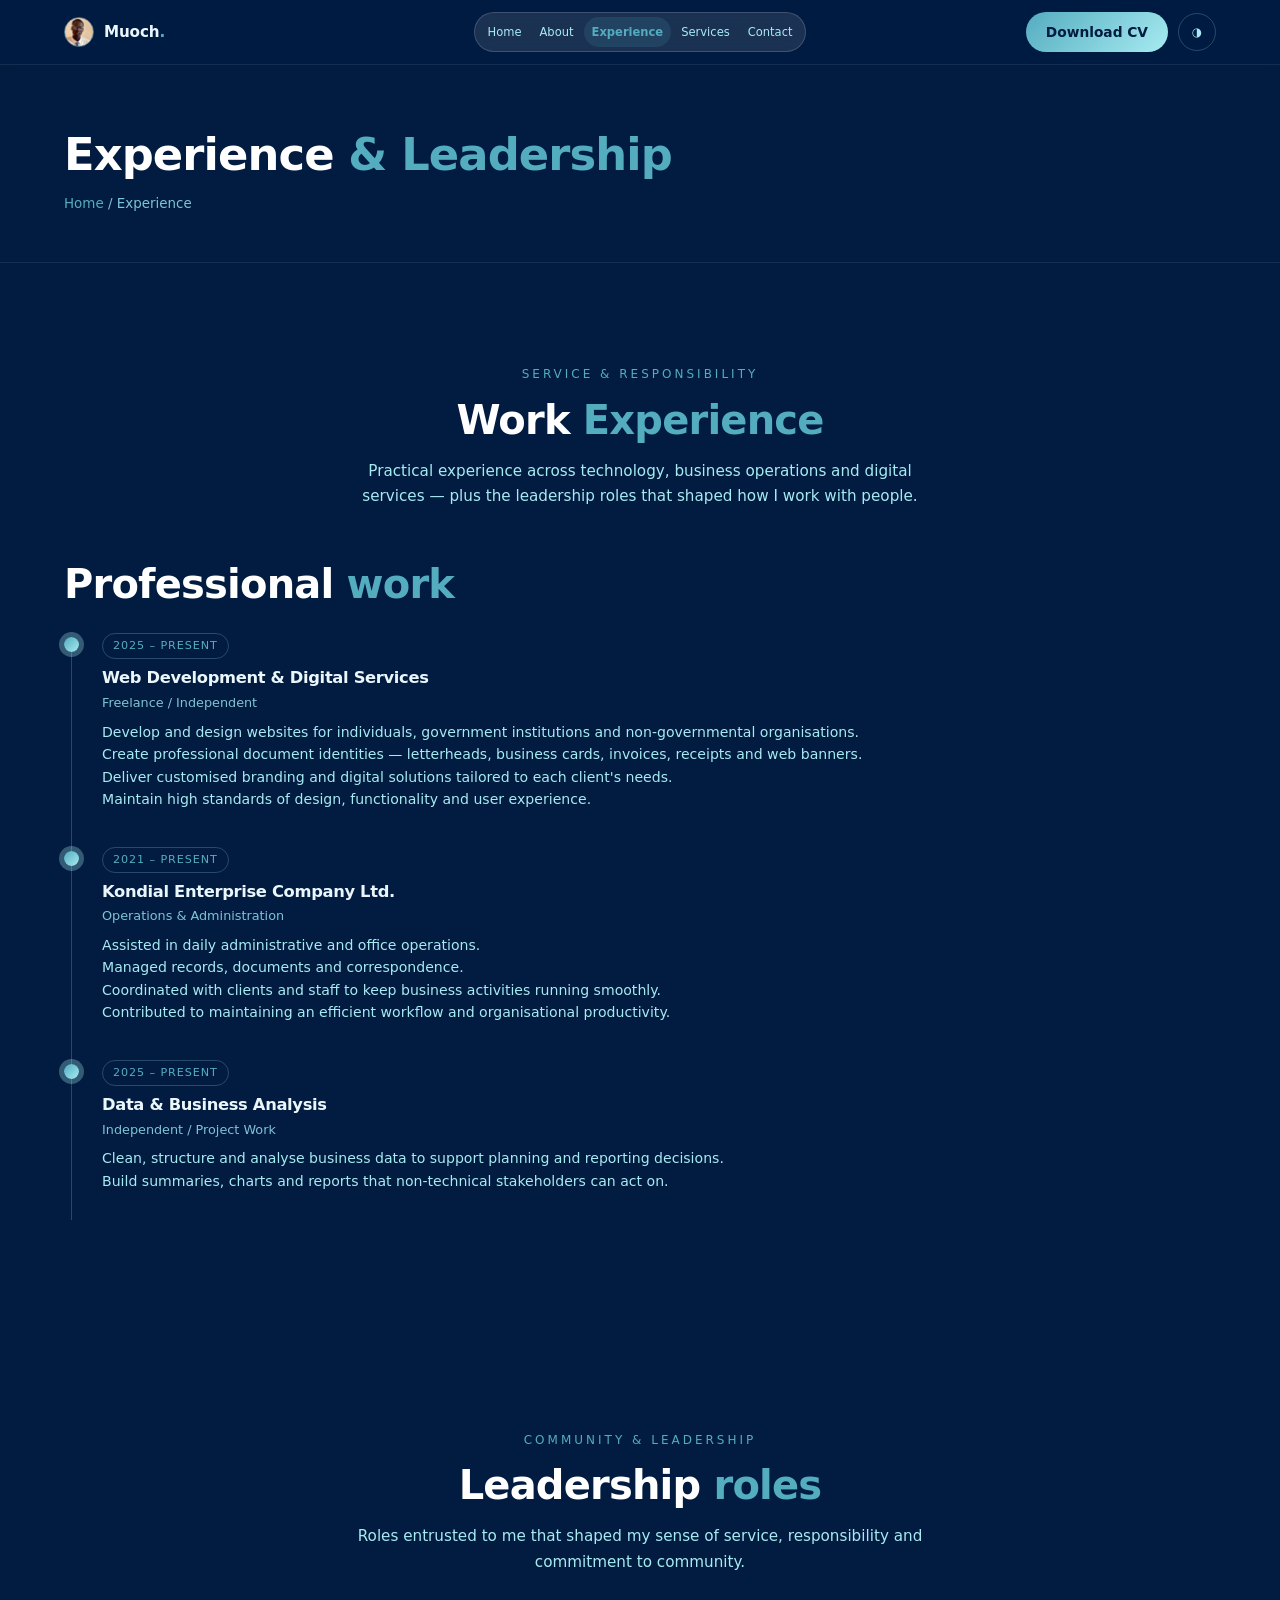
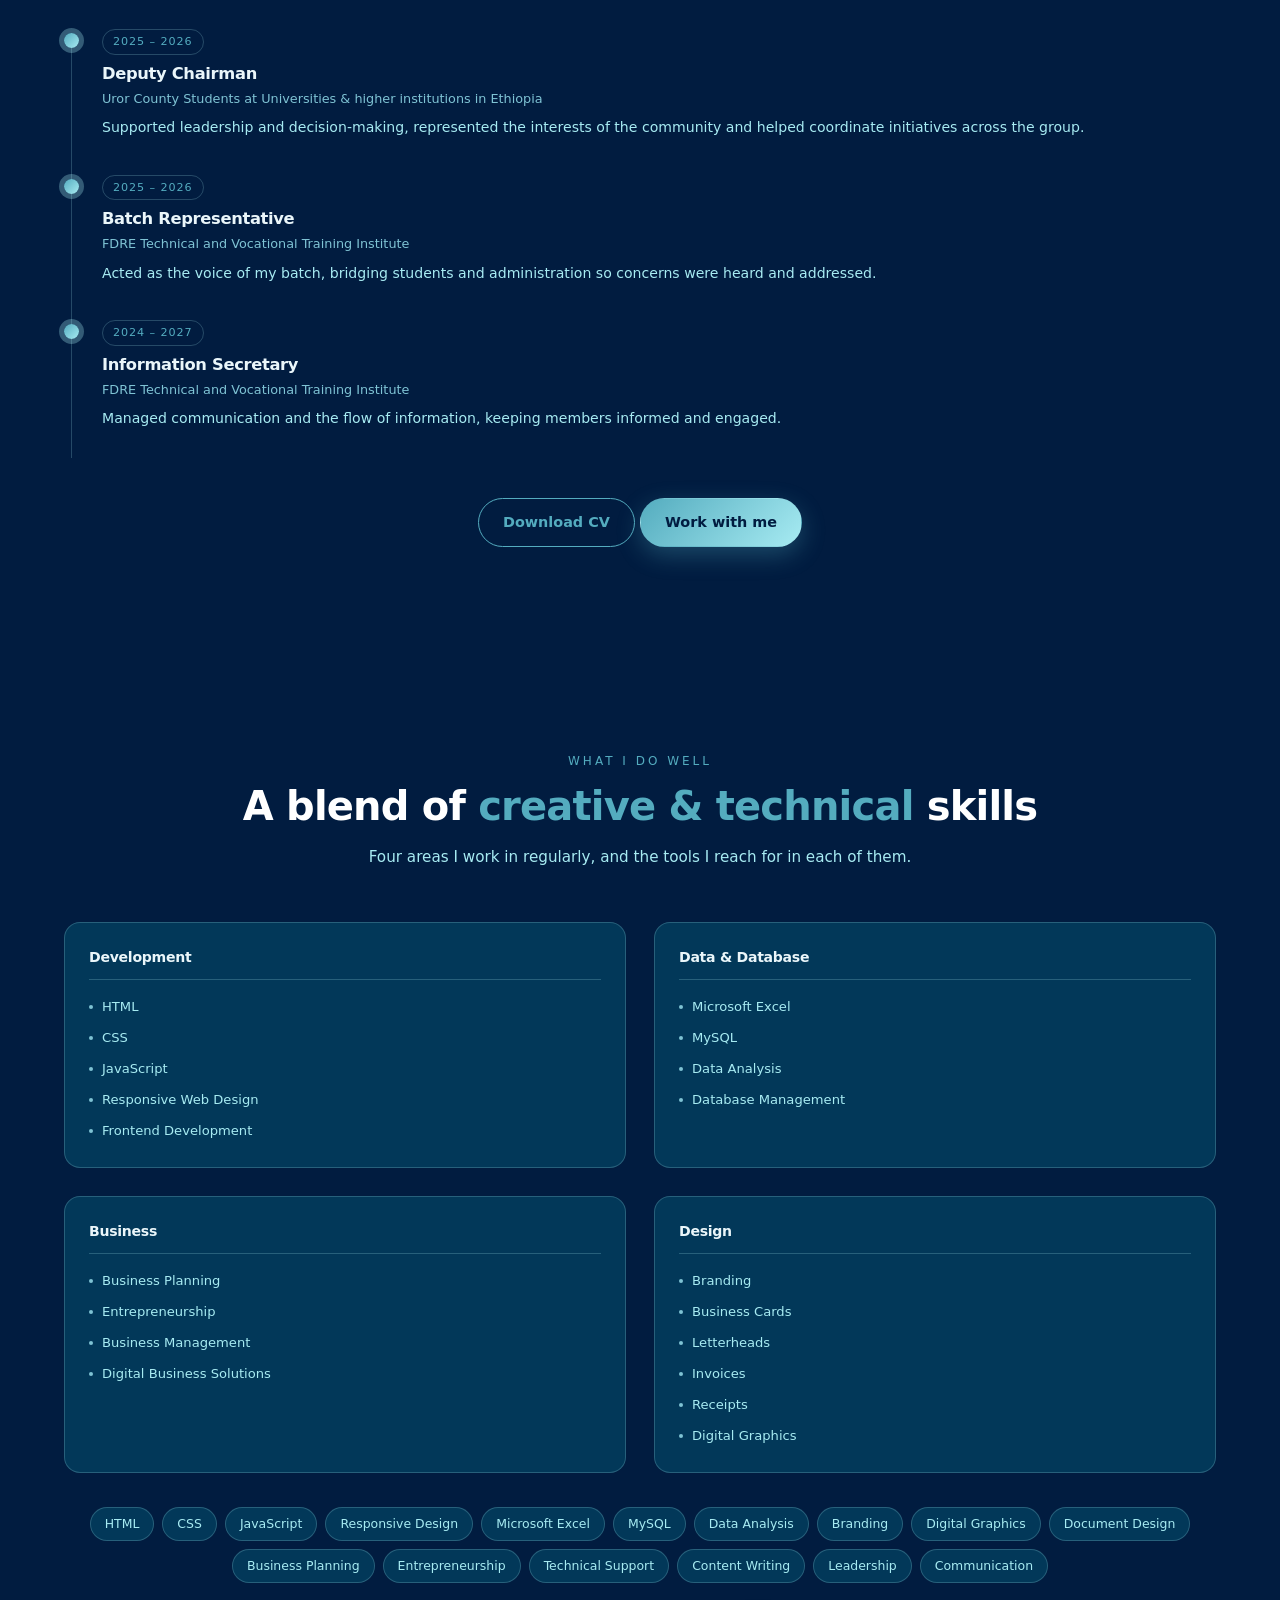
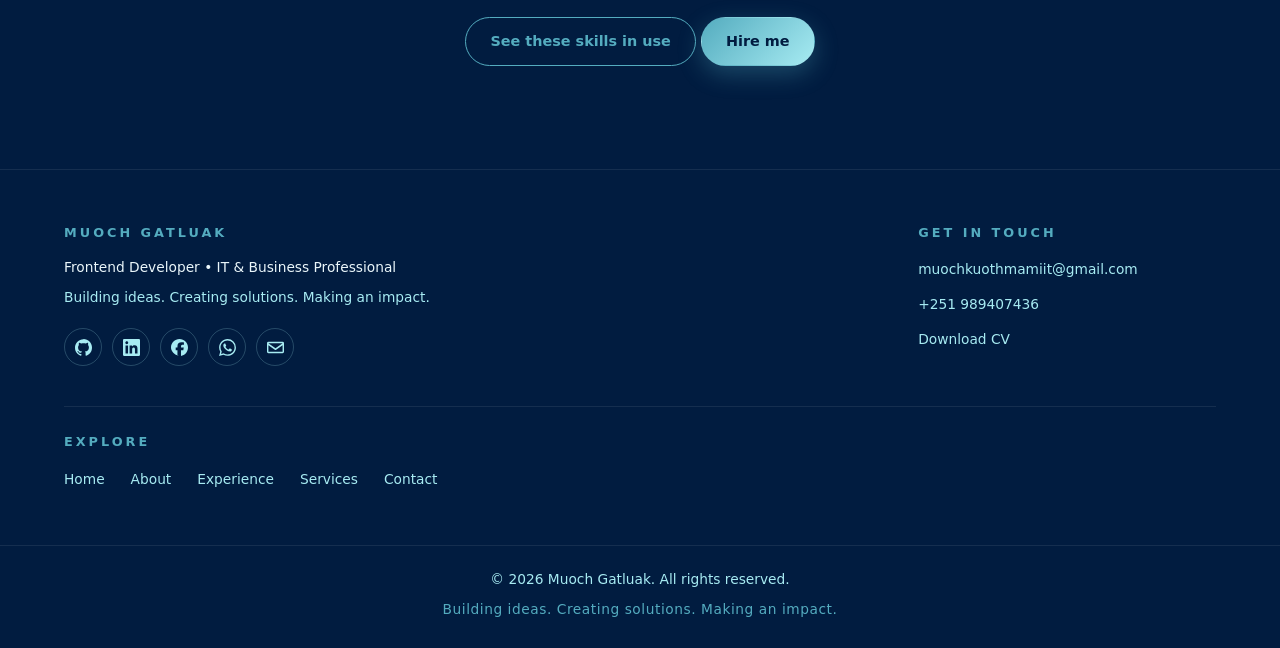
<file: Portfolio/leadership.html>
<!DOCTYPE html>
<html lang="en" data-theme="dark">
<head>
  <meta charset="UTF-8" />
  <meta name="viewport" content="width=device-width, initial-scale=1.0" />
  <title>Experience &amp; Skills | Muoch Gatluak</title>
  <meta name="description" content="Professional experience, leadership roles and technical skills of Muoch Gatluak — web development, business operations, data work, digital services, design and entrepreneurship." />
  <meta name="author" content="Muoch Gatluak" />
  <link rel="canonical" href="leadership.html" />
  <meta property="og:type" content="website" />
  <meta property="og:title" content="Experience &amp; Skills | Muoch Gatluak" />
  <meta property="og:description" content="Work experience, leadership roles and skills." />
  <link rel="stylesheet" href="css/style.css" />
  <script>(function(){var t=localStorage.getItem("theme");if(t)document.documentElement.setAttribute("data-theme",t);})();</script>
</head>
<body>
  <div id="nav-root"></div>

  <header class="page-header">
    <div class="container">
      <h1>Experience <span>&amp; Leadership</span></h1>
      <p class="breadcrumb"><a href="index.html">Home</a> / Experience</p>
    </div>
  </header>

  <section class="section">
    <div class="container">
      <div class="section-head reveal">
        <p class="eyebrow">Service &amp; responsibility</p>
        <h2 class="section-title">Work <span>Experience</span></h2>
        <p class="section-intro">Practical experience across technology, business operations
          and digital services — plus the leadership roles that shaped how I work with people.</p>
      </div>

      <!-- EDIT: update dates, organisations and responsibilities below -->
      <h3 class="section-title reveal" style="margin-bottom:8px;">Professional <span>work</span></h3>

      <div class="timeline reveal">
        <div class="timeline-item">
          <span class="tl-date">2025 &ndash; Present</span>
          <h3>Web Development &amp; Digital Services</h3>
          <p class="meta">Freelance / Independent</p>
          <p>Develop and design websites for individuals, government institutions and
            non-governmental organisations.<br>
            Create professional document identities — letterheads, business cards, invoices,
            receipts and web banners.<br>
            Deliver customised branding and digital solutions tailored to each client's needs.<br>
            Maintain high standards of design, functionality and user experience.</p>
        </div>

        <div class="timeline-item">
          <span class="tl-date">2021 &ndash; Present</span>
          <h3>Kondial Enterprise Company Ltd.</h3>
          <p class="meta">Operations &amp; Administration</p>
          <p>Assisted in daily administrative and office operations.<br>
            Managed records, documents and correspondence.<br>
            Coordinated with clients and staff to keep business activities running smoothly.<br>
            Contributed to maintaining an efficient workflow and organisational productivity.</p>
        </div>

        <div class="timeline-item">
          <span class="tl-date">2025 &ndash; Present</span>
          <h3>Data &amp; Business Analysis</h3>
          <p class="meta">Independent / Project Work</p>
          <p>Clean, structure and analyse business data to support planning and reporting
            decisions.<br>
            Build summaries, charts and reports that non-technical stakeholders can act on.</p>
        </div>
      </div>
    </div>
  </section>

  <section class="section section--alt">
    <div class="container">
      <div class="section-head reveal">
        <p class="eyebrow">Community &amp; leadership</p>
        <h2 class="section-title">Leadership <span>roles</span></h2>
        <p class="section-intro">Roles entrusted to me that shaped my sense of service,
          responsibility and commitment to community.</p>
      </div>

      <div class="timeline reveal">
        <div class="timeline-item">
          <span class="tl-date">2025 &ndash; 2026</span>
          <h3>Deputy Chairman</h3>
          <p class="meta">Uror County Students at Universities &amp; higher institutions in Ethiopia</p>
          <p>Supported leadership and decision-making, represented the interests of the
            community and helped coordinate initiatives across the group.</p>
        </div>

        <div class="timeline-item">
          <span class="tl-date">2025 &ndash; 2026</span>
          <h3>Batch Representative</h3>
          <p class="meta">FDRE Technical and Vocational Training Institute</p>
          <p>Acted as the voice of my batch, bridging students and administration so concerns
            were heard and addressed.</p>
        </div>

        <div class="timeline-item">
          <span class="tl-date">2024 &ndash; 2027</span>
          <h3>Information Secretary</h3>
          <p class="meta">FDRE Technical and Vocational Training Institute</p>
          <p>Managed communication and the flow of information, keeping members informed and
            engaged.</p>
        </div>
      </div>

      <div class="reveal section-action">
        <a href="cv.html" class="btn btn-outline">Download CV</a>
        <a href="contact.html" class="btn btn-primary">Work with me</a>
      </div>
    </div>
  </section>

  <!-- ============ SKILLS ============ -->
  <section class="section" id="skills">
    <div class="container">
      <div class="section-head reveal">
        <p class="eyebrow">What I do well</p>
        <h2 class="section-title">A blend of <span>creative &amp; technical</span> skills</h2>
        <p class="section-intro">Four areas I work in regularly, and the tools I reach for in
          each of them.</p>
      </div>

      <div class="grid grid-2">
        <article class="card skill-card reveal">
          <h3 class="sk-title">Development</h3>
          <ul>
            <li>HTML</li>
            <li>CSS</li>
            <li>JavaScript</li>
            <li>Responsive Web Design</li>
          <li>Frontend Development</li>
        </ul>
        </article>

        <article class="card skill-card reveal">
          <h3 class="sk-title">Data &amp; Database</h3>
          <ul>
            <li>Microsoft Excel</li>
            <li>MySQL</li>
            <li>Data Analysis</li>
            <li>Database Management</li>
          </ul>
        </article>

        <article class="card skill-card reveal">
          <h3 class="sk-title">Business</h3>
          <ul>
            <li>Business Planning</li>
            <li>Entrepreneurship</li>
            <li>Business Management</li>
            <li>Digital Business Solutions</li>
          </ul>
        </article>

        <article class="card skill-card reveal">
          <h3 class="sk-title">Design</h3>
          <ul>
            <li>Branding</li>
            <li>Business Cards</li>
            <li>Letterheads</li>
            <li>Invoices</li>
            <li>Receipts</li>
            <li>Digital Graphics</li>
          </ul>
        </article>
      </div>

      <div class="tag-list tag-list--center reveal spaced-lg">
        <span class="tag">HTML</span>
        <span class="tag">CSS</span>
        <span class="tag">JavaScript</span>
        <span class="tag">Responsive Design</span>
        <span class="tag">Microsoft Excel</span>
        <span class="tag">MySQL</span>
        <span class="tag">Data Analysis</span>
        <span class="tag">Branding</span>
        <span class="tag">Digital Graphics</span>
        <span class="tag">Document Design</span>
        <span class="tag">Business Planning</span>
        <span class="tag">Entrepreneurship</span>
        <span class="tag">Technical Support</span>
        <span class="tag">Content Writing</span>
        <span class="tag">Leadership</span>
        <span class="tag">Communication</span>
      </div>

      <div class="reveal section-action">
        <a href="services.html#projects" class="btn btn-outline">See these skills in use</a>
        <a href="contact.html" class="btn btn-primary">Hire me</a>
      </div>
    </div>
  </section>

  <div id="footer-root"></div>
  <script src="js/main.js"></script>
</body>
</html>
</file>
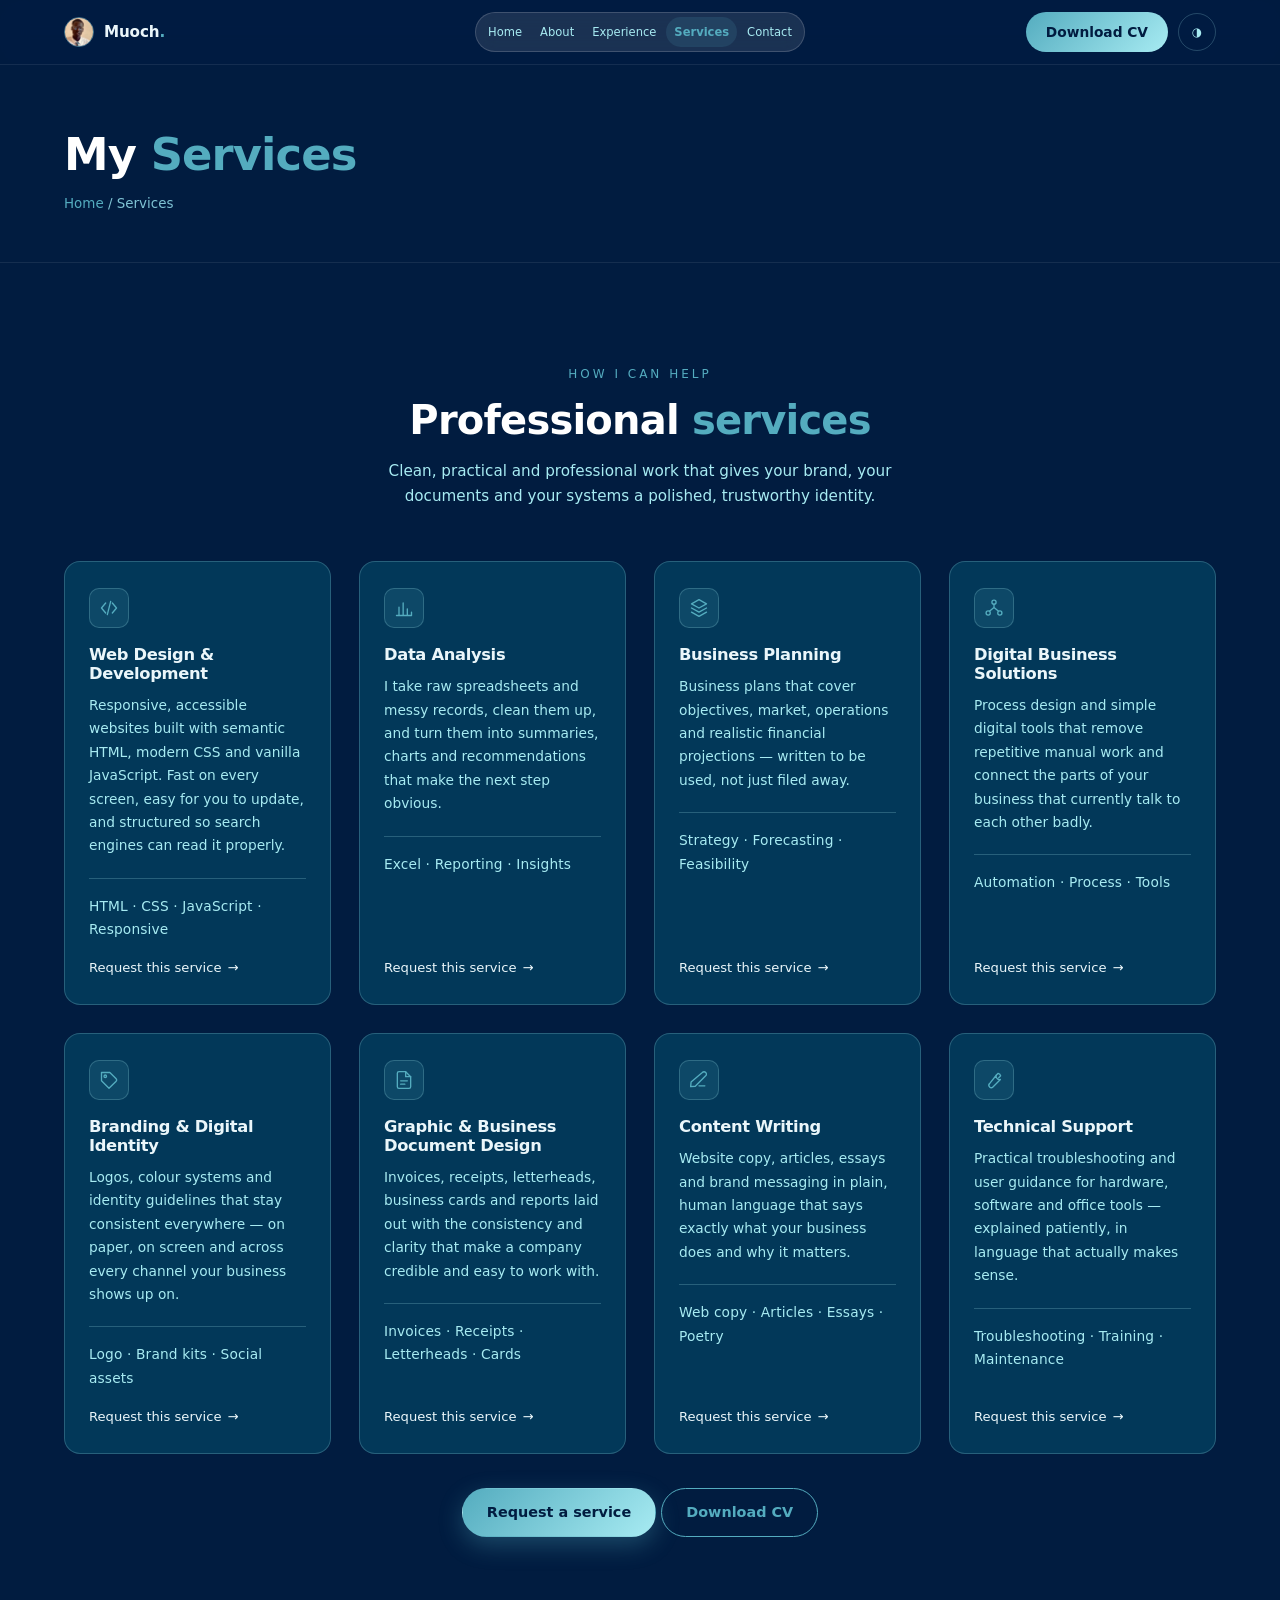
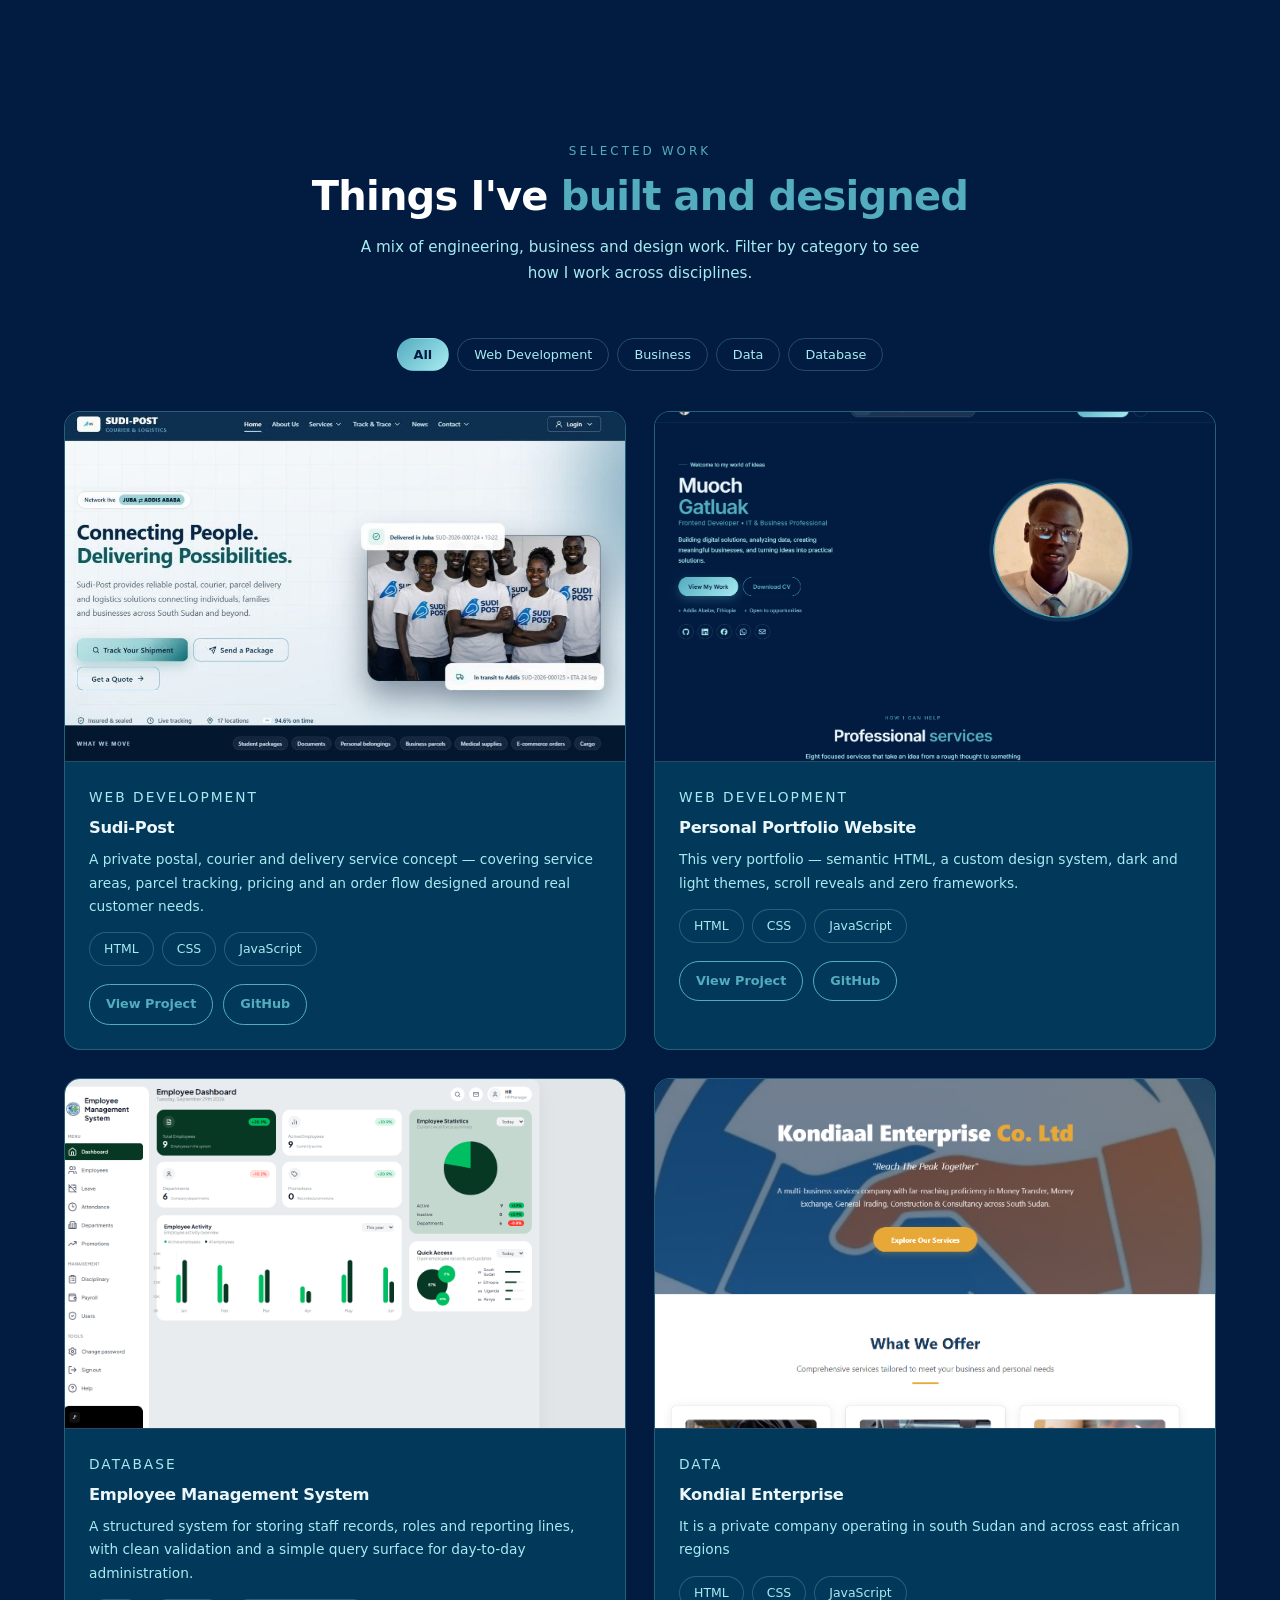
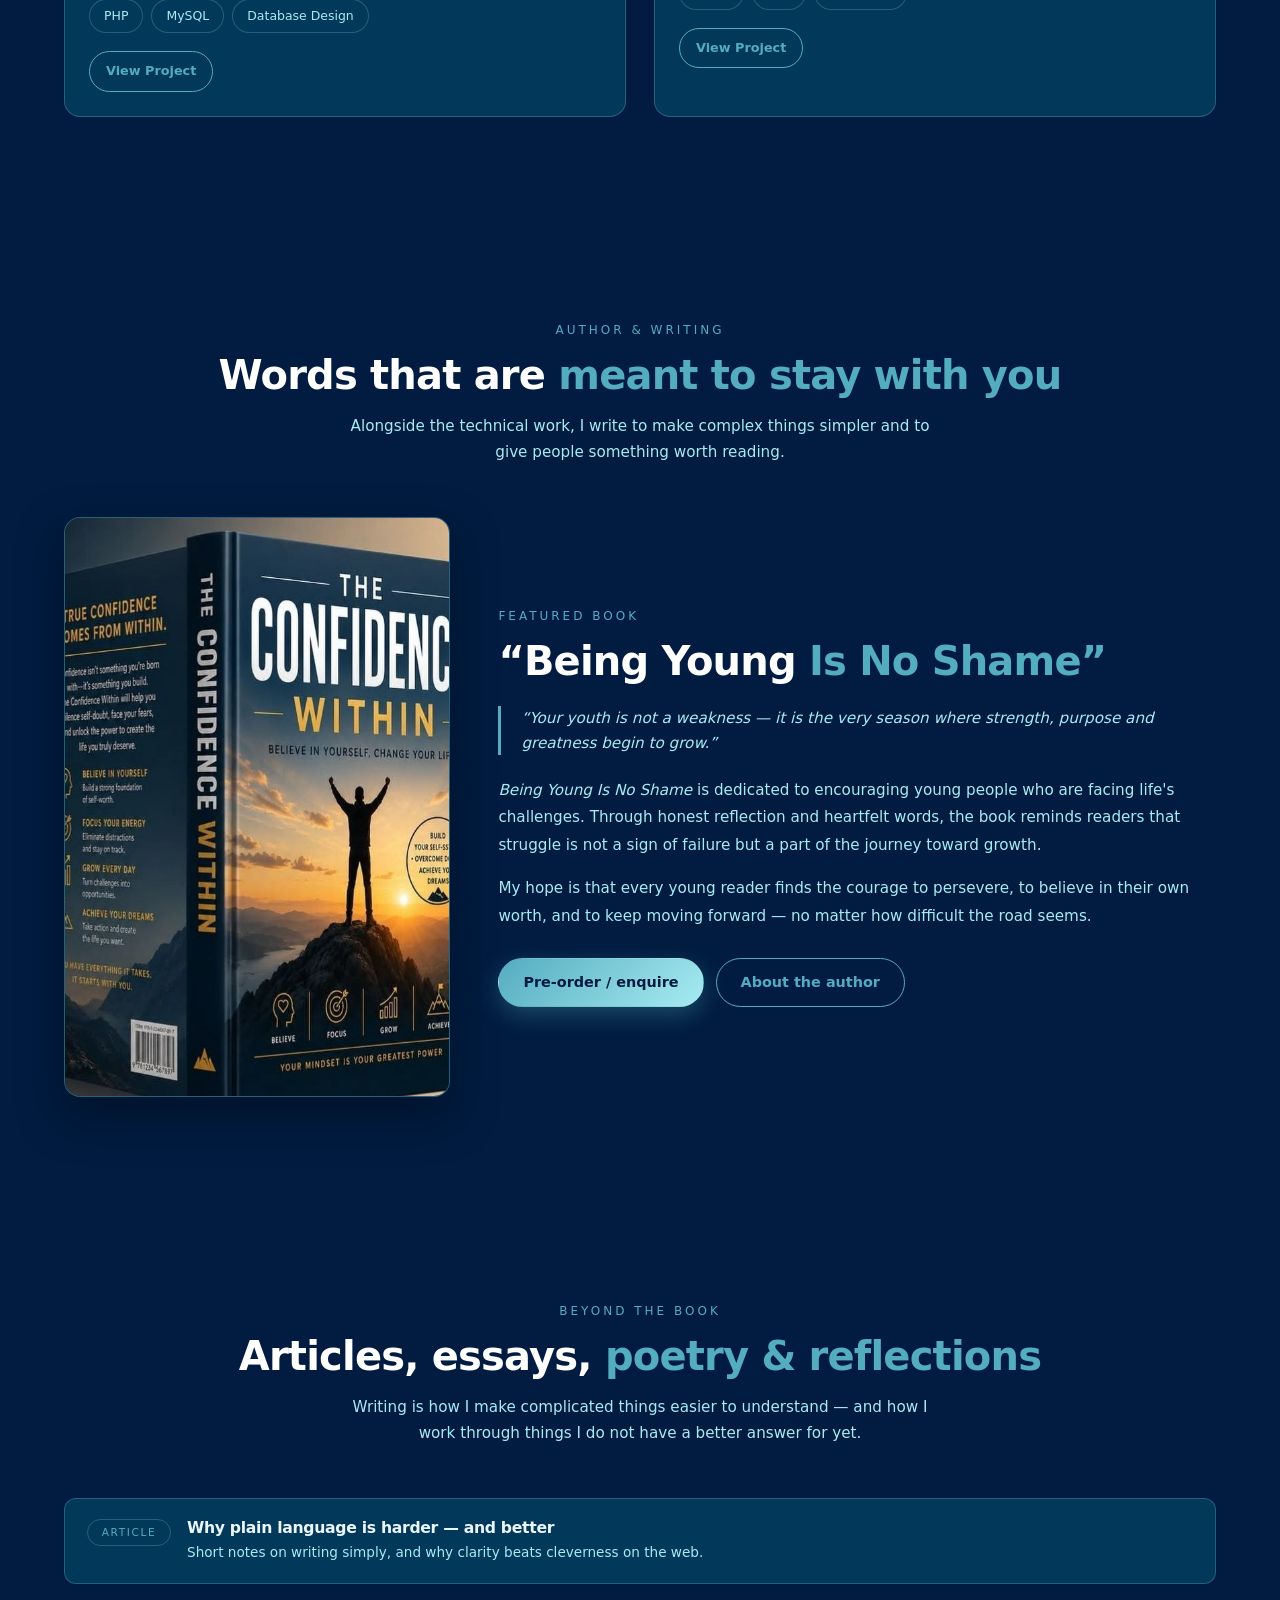
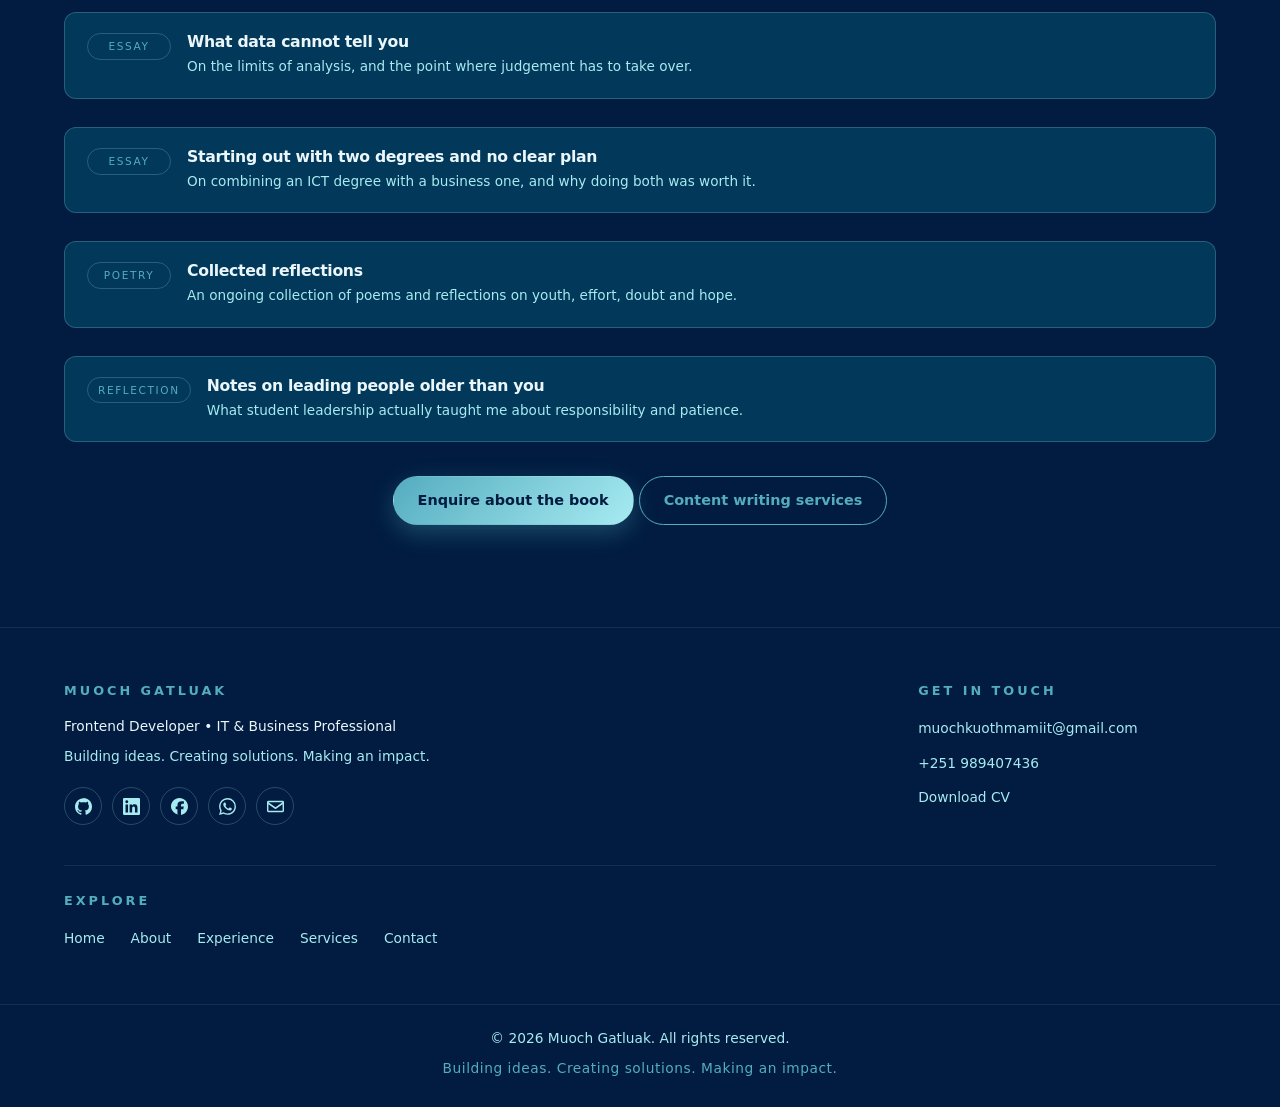
<file: Portfolio/projects.html>
<!DOCTYPE html>
<html lang="en">
<head>
  <meta charset="UTF-8" />
  <meta name="viewport" content="width=device-width, initial-scale=1.0" />
  <title>Page moved | Muoch Gatluak</title>
  <meta name="robots" content="noindex, follow" />
  <link rel="canonical" href="services.html#projects" />
  <meta http-equiv="refresh" content="0; url=services.html#projects" />
  <style>
    body { margin: 0; min-height: 100vh; display: grid; place-items: center;
           background: #011c40; color: #eaf6fa; font-family: Inter, system-ui, sans-serif;
           text-align: center; padding: 24px; }
    a { color: #54acbf; }
  </style>
</head>
<body>
  <p>This page has moved into the <strong>Services</strong> page.<br />
     If you are not redirected automatically, <a href="services.html#projects">click here</a>.</p>
  <script>window.location.replace("services.html#projects");</script>
</body>
</html>
</file>
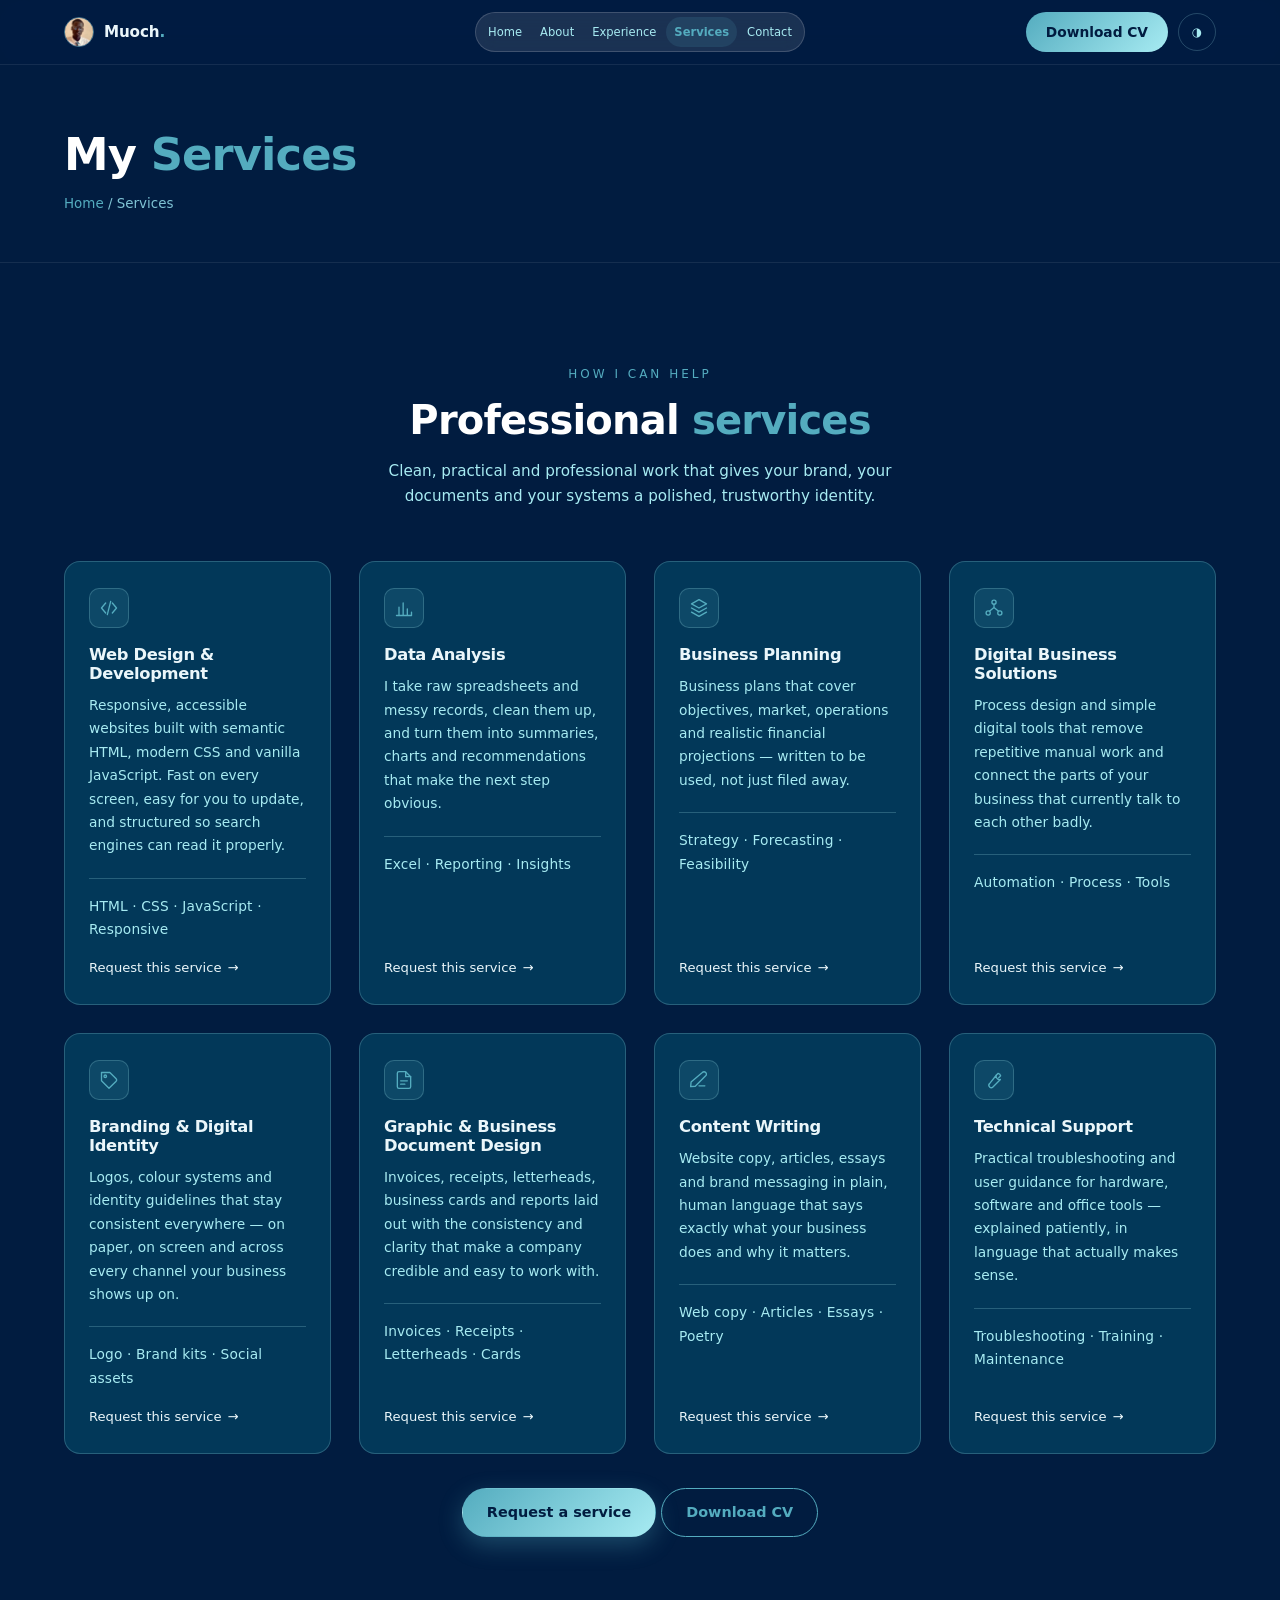
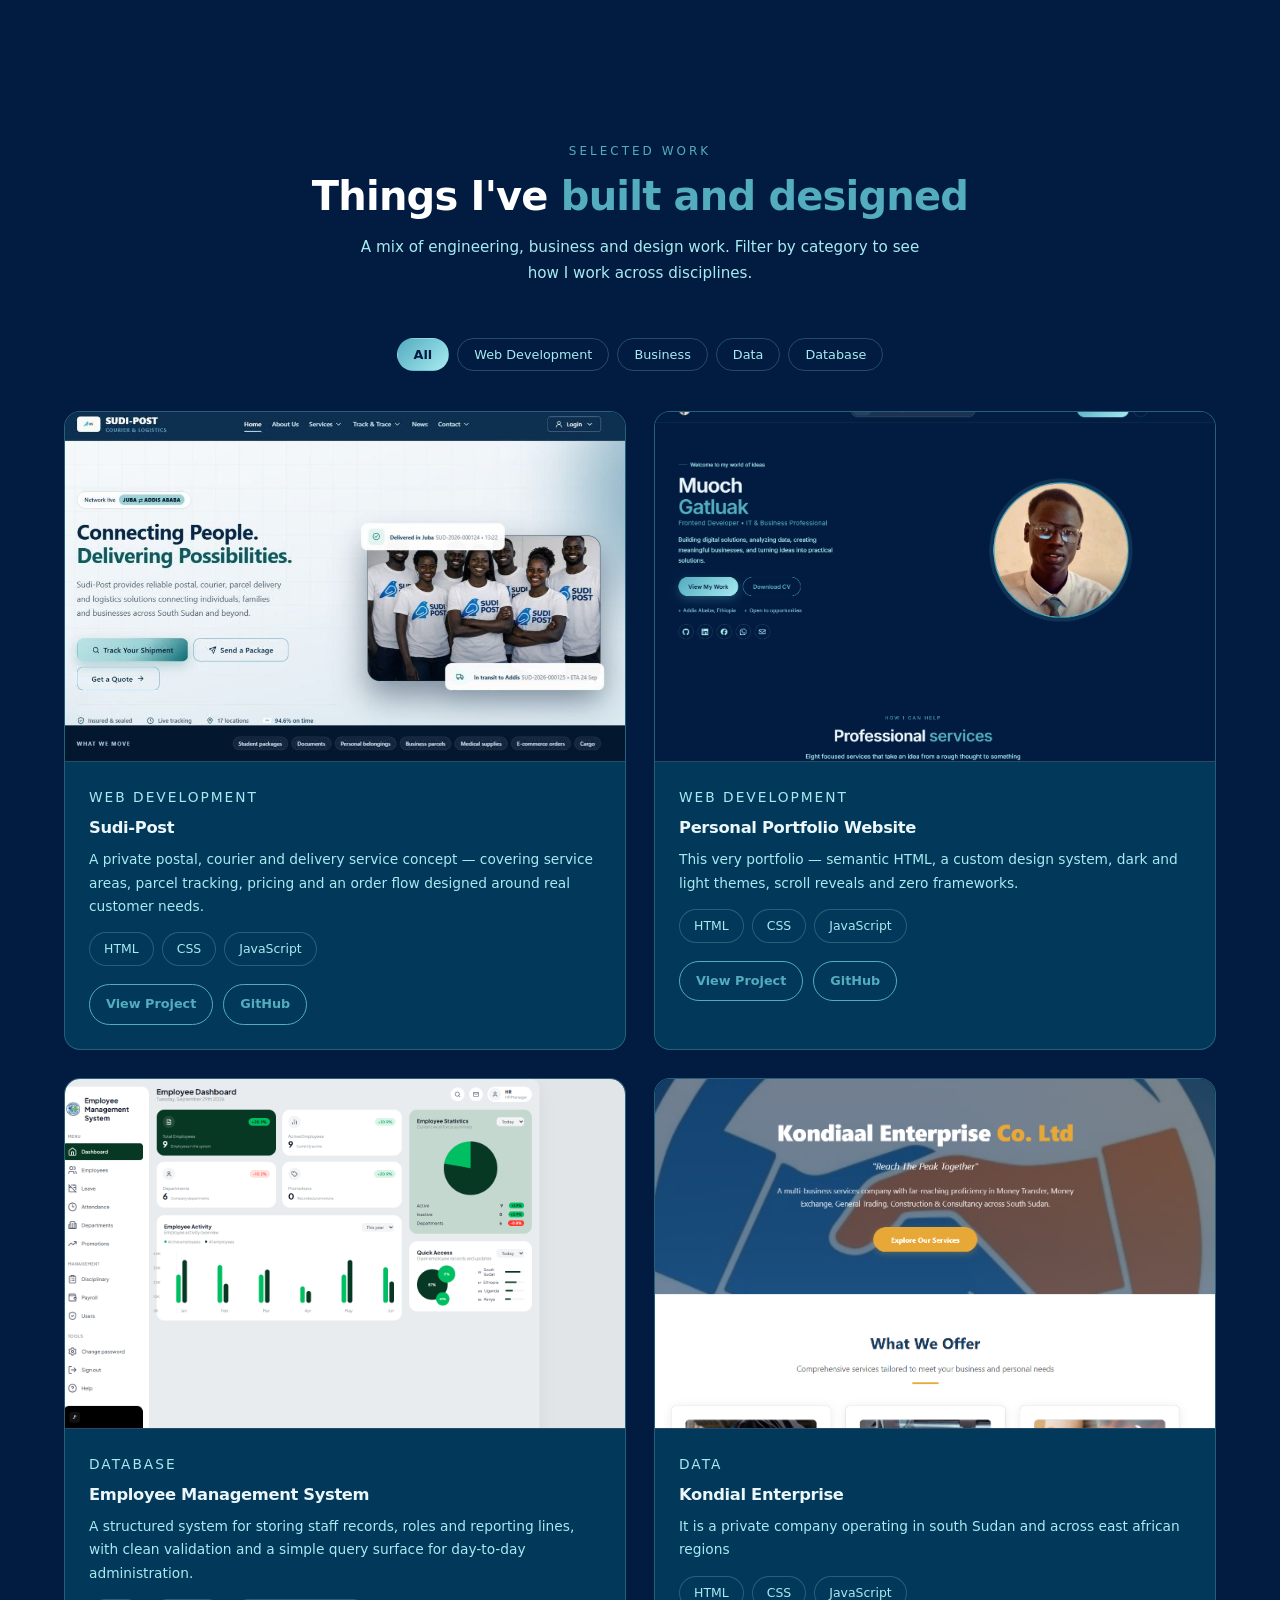
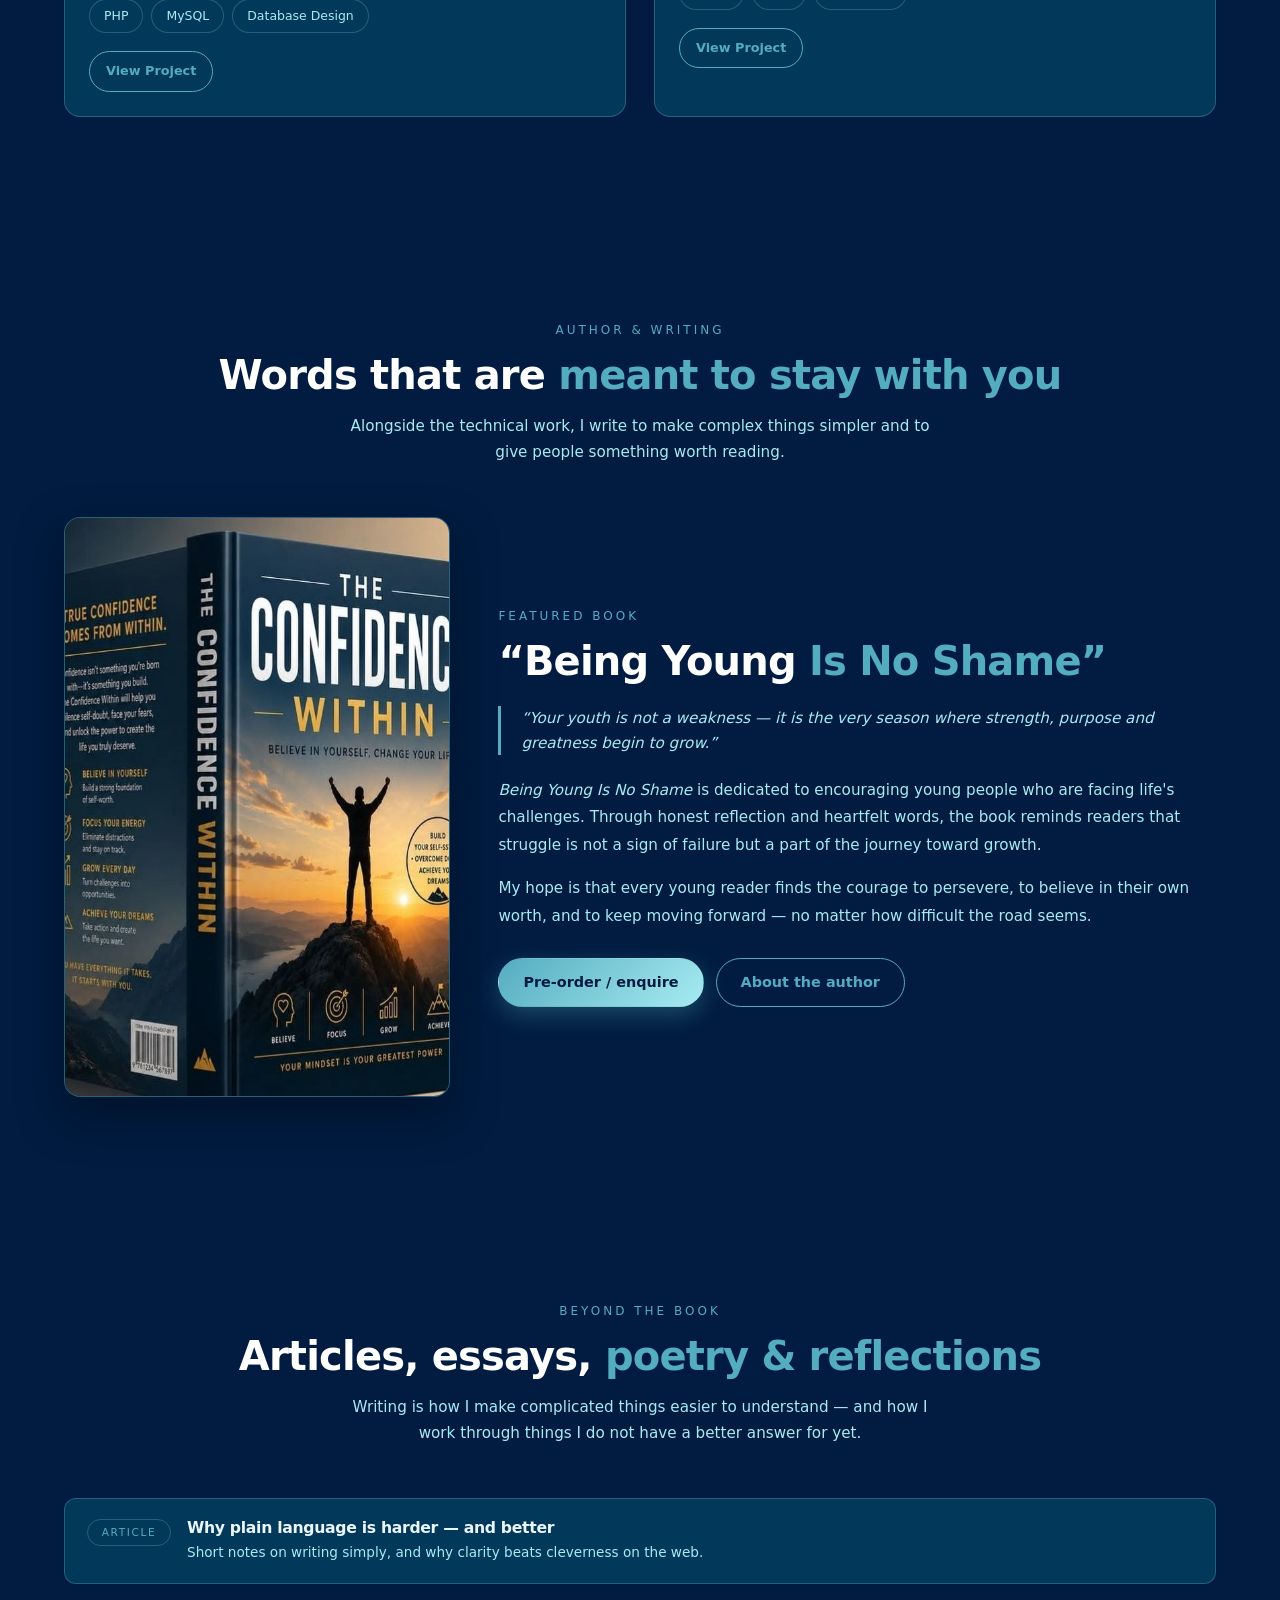
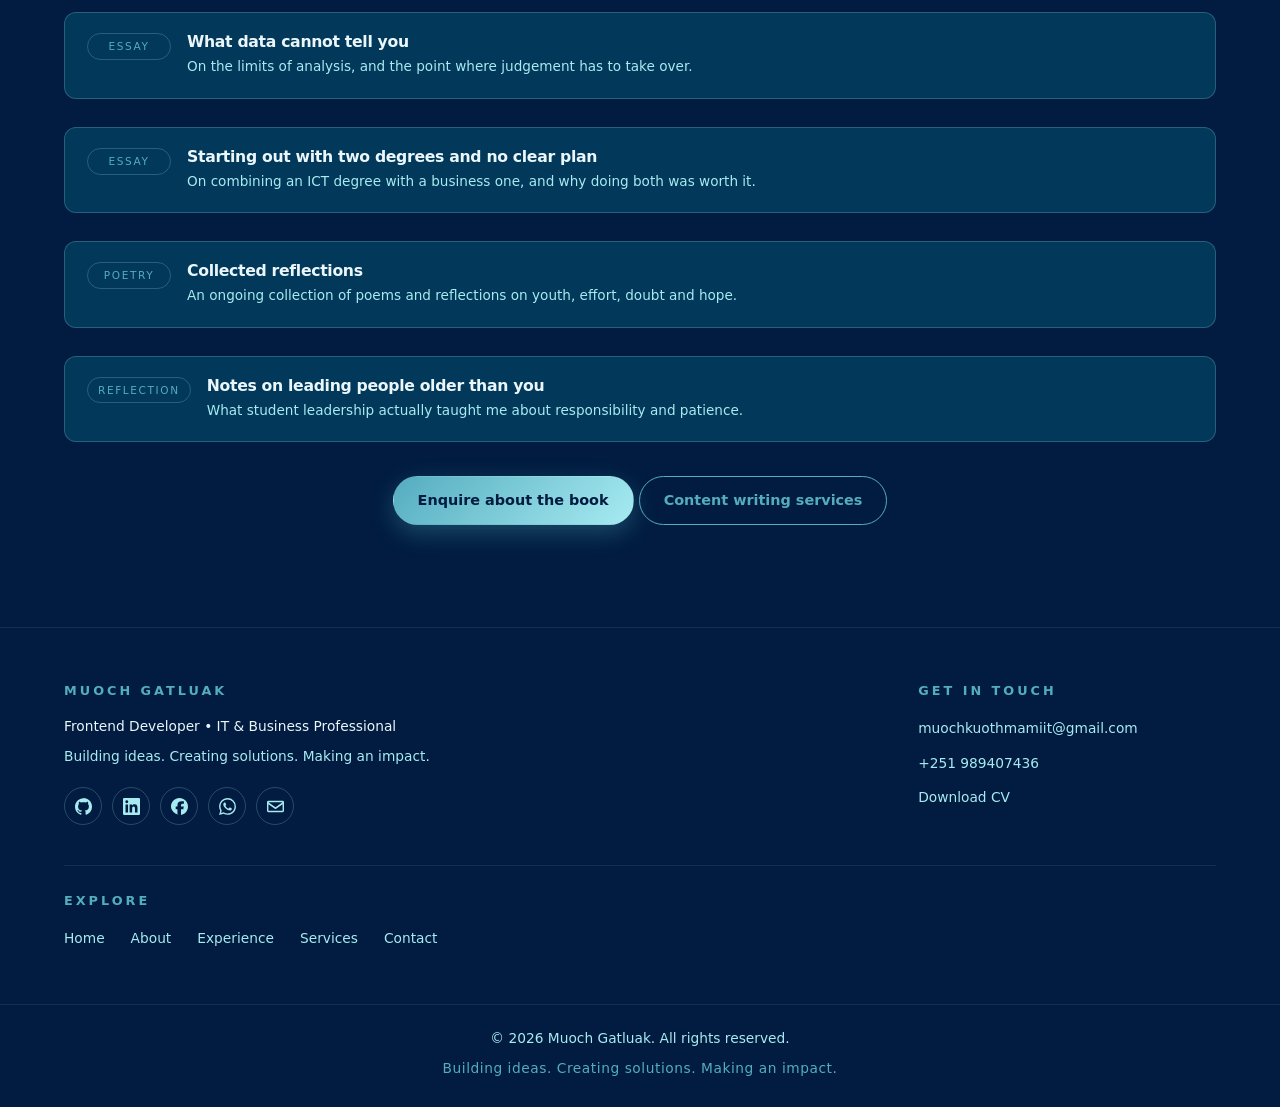
<file: Portfolio/services.html>
<!DOCTYPE html>
<html lang="en" data-theme="dark">
<head>
  <meta charset="UTF-8" />
  <meta name="viewport" content="width=device-width, initial-scale=1.0" />
  <title>Services, Projects &amp; Writing | Muoch Gatluak</title>
  <meta name="description" content="Services, selected projects and published writing by Muoch Gatluak — web design and development, data analysis, business planning, digital business solutions, branding, business document design, content writing and technical support." />
  <meta name="author" content="Muoch Gatluak" />
  <link rel="canonical" href="services.html" />
  <meta property="og:type" content="website" />
  <meta property="og:title" content="Services, Projects &amp; Writing | Muoch Gatluak" />
  <meta property="og:description" content="Eight services, selected projects and published writing." />
  <link rel="stylesheet" href="css/style.css" />
  <script>(function(){var t=localStorage.getItem("theme");if(t)document.documentElement.setAttribute("data-theme",t);})();</script>
</head>
<body>
  <div id="nav-root"></div>

  <header class="page-header">
    <div class="container">
      <h1>My <span>Services</span></h1>
      <p class="breadcrumb"><a href="index.html">Home</a> / Services</p>
    </div>
  </header>

  <section class="section">
    <div class="container">
      <div class="section-head reveal">
        <p class="eyebrow">How I can help</p>
        <h2 class="section-title">Professional <span>services</span></h2>
        <p class="section-intro">Clean, practical and professional work that gives your brand,
          your documents and your systems a polished, trustworthy identity.</p>
      </div>

      <div class="grid grid-4">
        <article class="card reveal" id="web">
          <div class="card-icon"><svg viewBox="0 0 24 24" aria-hidden="true"><path d="M8 6 3 12l5 6M16 6l5 6-5 6M14 4l-4 16"/></svg></div>
          <h3>Web Design &amp; Development</h3>
          <p>Responsive, accessible websites built with semantic HTML, modern CSS and vanilla
            JavaScript. Fast on every screen, easy for you to update, and structured so search
            engines can read it properly.</p>
          <div class="card-rule"></div>
          <p class="svc-tags">HTML &middot; CSS &middot; JavaScript &middot; Responsive</p>
          <a class="card-link" href="contact.html">Request this service</a>
        </article>

        <article class="card reveal" id="data">
          <div class="card-icon"><svg viewBox="0 0 24 24" aria-hidden="true"><path d="M3 21h18M6 21V11M11 21V6M16 21v-8M21 21v-4"/></svg></div>
          <h3>Data Analysis</h3>
          <p>I take raw spreadsheets and messy records, clean them up, and turn them into
            summaries, charts and recommendations that make the next step obvious.</p>
          <div class="card-rule"></div>
          <p class="svc-tags">Excel &middot; Reporting &middot; Insights</p>
          <a class="card-link" href="contact.html">Request this service</a>
        </article>

        <article class="card reveal" id="planning">
          <div class="card-icon"><svg viewBox="0 0 24 24" aria-hidden="true"><path d="M12 2 3 7l9 5 9-5-9-5ZM3 12l9 5 9-5M3 17l9 5 9-5"/></svg></div>
          <h3>Business Planning</h3>
          <p>Business plans that cover objectives, market, operations and realistic financial
            projections — written to be used, not just filed away.</p>
          <div class="card-rule"></div>
          <p class="svc-tags">Strategy &middot; Forecasting &middot; Feasibility</p>
          <a class="card-link" href="contact.html">Request this service</a>
        </article>

        <article class="card reveal" id="digital">
          <div class="card-icon"><svg viewBox="0 0 24 24" aria-hidden="true"><circle cx="12" cy="5" r="2.5"/><circle cx="5" cy="18" r="2.5"/><circle cx="19" cy="18" r="2.5"/><path d="M12 7.5v4M12 11.5 6.5 16M12 11.5 17.5 16"/></svg></div>
          <h3>Digital Business Solutions</h3>
          <p>Process design and simple digital tools that remove repetitive manual work and
            connect the parts of your business that currently talk to each other badly.</p>
          <div class="card-rule"></div>
          <p class="svc-tags">Automation &middot; Process &middot; Tools</p>
          <a class="card-link" href="contact.html">Request this service</a>
        </article>

        <article class="card reveal" id="branding">
          <div class="card-icon"><svg viewBox="0 0 24 24" aria-hidden="true"><path d="M20.6 13.4 12 22l-9-9V3h10l7.6 7.6a2 2 0 0 1 0 2.8Z"/><circle cx="7.5" cy="7.5" r="1.5"/></svg></div>
          <h3>Branding &amp; Digital Identity</h3>
          <p>Logos, colour systems and identity guidelines that stay consistent everywhere —
            on paper, on screen and across every channel your business shows up on.</p>
          <div class="card-rule"></div>
          <p class="svc-tags">Logo &middot; Brand kits &middot; Social assets</p>
          <a class="card-link" href="contact.html">Request this service</a>
        </article>

        <article class="card reveal" id="documents">
          <div class="card-icon"><svg viewBox="0 0 24 24" aria-hidden="true"><path d="M14 2H6a2 2 0 0 0-2 2v16a2 2 0 0 0 2 2h12a2 2 0 0 0 2-2V8Z"/><path d="M14 2v6h6M8 13h8M8 17h5"/></svg></div>
          <h3>Graphic &amp; Business Document Design</h3>
          <p>Invoices, receipts, letterheads, business cards and reports laid out with the
            consistency and clarity that make a company credible and easy to work with.</p>
          <div class="card-rule"></div>
          <p class="svc-tags">Invoices &middot; Receipts &middot; Letterheads &middot; Cards</p>
          <a class="card-link" href="contact.html">Request this service</a>
        </article>

        <article class="card reveal" id="writing">
          <div class="card-icon"><svg viewBox="0 0 24 24" aria-hidden="true"><path d="M12 19h7M16 3a2.83 2.83 0 1 1 4 4L7.5 19.5 2 20l.5-5.5Z"/></svg></div>
          <h3>Content Writing</h3>
          <p>Website copy, articles, essays and brand messaging in plain, human language that
            says exactly what your business does and why it matters.</p>
          <div class="card-rule"></div>
          <p class="svc-tags">Web copy &middot; Articles &middot; Essays &middot; Poetry</p>
          <a class="card-link" href="contact.html">Request this service</a>
        </article>

        <article class="card reveal" id="support">
          <div class="card-icon"><svg viewBox="0 0 24 24" aria-hidden="true"><path d="M14.7 6.3a4 4 0 0 0 5 5l-9 9a2.8 2.8 0 0 1-4-4Z"/><path d="M14.7 6.3 17 4a4 4 0 0 1 3 3l-2.3 2.3"/></svg></div>
          <h3>Technical Support</h3>
          <p>Practical troubleshooting and user guidance for hardware, software and office
            tools — explained patiently, in language that actually makes sense.</p>
          <div class="card-rule"></div>
          <p class="svc-tags">Troubleshooting &middot; Training &middot; Maintenance</p>
          <a class="card-link" href="contact.html">Request this service</a>
        </article>
      </div>

      <div class="reveal section-action">
        <a href="contact.html" class="btn btn-primary">Request a service</a>
        <a href="cv.html" class="btn btn-outline">Download CV</a>
      </div>
    </div>
  </section>

  <!-- ============ PROJECTS ============ -->
  <section class="section section--alt" id="projects">
    <div class="container">
      <div class="section-head reveal">
        <p class="eyebrow">Selected work</p>
        <h2 class="section-title">Things I've <span>built and designed</span></h2>
        <p class="section-intro">A mix of engineering, business and design work. Filter by
          category to see how I work across disciplines.</p>
      </div>

      <!-- EDIT: add or remove categories to match your own work -->
      <div class="filter-bar reveal" data-filter-group role="group" aria-label="Filter projects by category">
        <button type="button" class="filter-btn is-active" data-filter="all" aria-pressed="true">All</button>
        <button type="button" class="filter-btn" data-filter="web" aria-pressed="false">Web Development</button>
        <button type="button" class="filter-btn" data-filter="business" aria-pressed="false">Business</button>
        <button type="button" class="filter-btn" data-filter="data" aria-pressed="false">Data</button>
        <button type="button" class="filter-btn" data-filter="database" aria-pressed="false">Database</button>
      </div>

      <div class="grid grid-2">
        <!-- EDIT: replace the placeholder links with your real project / repository URLs -->
        <article class="card project-card reveal" data-cat="web business">
          <div class="project-media"><img src="assets/img/su.jpg" alt="Sudi-Post courier platform interface" loading="lazy" width="1085" height="656" /></div>
          <div class="project-body">
            <p class="project-cat">Web Development</p>
            <h3>Sudi-Post</h3>
            <p>A private postal, courier and delivery service concept — covering service areas,
              parcel tracking, pricing and an order flow designed around real customer needs.</p>
            <div class="tag-list" style="margin-top:14px;">
              <span class="tag">HTML</span><span class="tag">CSS</span><span class="tag">JavaScript</span>
            </div>
            <div class="project-actions">
              <a class="btn btn-outline" href="https://sudi-post.vercel.app/" target="_blank" rel="noopener">View Project</a>
              <a class="btn btn-outline" href="https://github.com/" target="_blank" rel="noopener">GitHub</a>
            </div>
          </div>
        </article>

        <article class="card project-card reveal" data-cat="web design">
          <div class="project-media"><img src="assets/img/kon.png" alt="Personal portfolio website" loading="lazy" width="640" height="400" /></div>
          <div class="project-body">
            <p class="project-cat">Web Development</p>
            <h3>Personal Portfolio Website</h3>
            <p>This very portfolio — semantic HTML, a custom design system, dark and light
              themes, scroll reveals and zero frameworks.</p>
            <div class="tag-list" style="margin-top:14px;">
              <span class="tag">HTML</span><span class="tag">CSS</span><span class="tag">JavaScript</span>
            </div>
            <div class="project-actions">
              <a class="btn btn-outline" href="https://muchkuoth.vercel.app/" target="_blank" rel="noopener">View Project</a>
              <a class="btn btn-outline" href="https://github.com/" target="_blank" rel="noopener">GitHub</a>
            </div>
          </div>
        </article>

        <article class="card project-card reveal" data-cat="database business">
          <div class="project-media"><img src="assets/img/hu.png" alt="Employee Management System database interface" loading="lazy" width="1510" height="912" /></div>
          <div class="project-body">
            <p class="project-cat">Database</p>
            <h3>Employee Management System</h3>
            <p>A structured system for storing staff records, roles and reporting lines, with
              clean validation and a simple query surface for day-to-day administration.</p>
            <div class="tag-list" style="margin-top:14px;">
              <span class="tag">PHP</span><span class="tag">MySQL</span><span class="tag">Database Design</span>
            </div>
            <div class="project-actions">
              <a class="btn btn-outline" href="https://github.com/" target="_blank" rel="noopener">View Project</a>
            </div>
          </div>
        </article>

        <article class="card project-card reveal" data-cat="data">
          <div class="project-media"><img src="assets/img/excel.png" alt="Data analysis spreadsheet" loading="lazy" width="640" height="400" /></div>
          <div class="project-body">
            <p class="project-cat">Data</p>
            <h3>Kondial Enterprise</h3>
            <p>It is a private company operating in south Sudan and across east african regions</p>
            <div class="tag-list" style="margin-top:14px;">
              <span class="tag">HTML</span><span class="tag">CSS</span><span class="tag">JavaScript</span>
            </div>
            <div class="project-actions">
              <a class="btn btn-outline" href="https://kondial.vercel.app/" target="_blank" rel="noopener">View Project</a>
            </div>
          </div>
        </article>
      </div>

      <p class="filter-empty" data-filter-empty hidden>No projects in this category yet.</p>
    </div>
  </section>

  <!-- ============ WRITING ============ -->
  <section class="section" id="writing">
    <div class="container">
      <div class="section-head reveal">
        <p class="eyebrow">Author &amp; writing</p>
        <h2 class="section-title">Words that are <span>meant to stay with you</span></h2>
        <p class="section-intro">Alongside the technical work, I write to make complex things
          simpler and to give people something worth reading.</p>
      </div>

      <div class="book-grid">
        <a class="book-cover reveal" href="#publications" aria-label="Read more about Being Young Is No Shame">
          <img src="assets/img/book.jpg" alt="Cover of Being Young Is No Shame by Muoch Gatluak" loading="lazy" width="480" height="600" />
        </a>
        <div class="reveal">
          <p class="eyebrow">Featured book</p>
          <h3 class="section-title">&ldquo;Being Young <span>Is No Shame&rdquo;</span></h3>
          <p class="book-quote">&ldquo;Your youth is not a weakness &mdash; it is the very season
            where strength, purpose and greatness begin to grow.&rdquo;</p>
          <p class="muted-text">
            <em>Being Young Is No Shame</em> is dedicated to encouraging young people who are
            facing life's challenges. Through honest reflection and heartfelt words, the book
            reminds readers that struggle is not a sign of failure but a part of the journey
            toward growth.
          </p>
          <p class="muted-text spaced">
            My hope is that every young reader finds the courage to persevere, to believe in
            their own worth, and to keep moving forward &mdash; no matter how difficult the
            road seems.
          </p>
          <div class="hero-cta hero-cta--spaced">
            <a href="contact.html" class="btn btn-primary">Pre-order / enquire</a>
            <a href="about.html" class="btn btn-outline">About the author</a>
          </div>
        </div>
      </div>
    </div>
  </section>

  <section class="section section--alt" id="publications">
    <div class="container">
      <div class="section-head reveal">
        <p class="eyebrow">Beyond the book</p>
        <h2 class="section-title">Articles, essays, <span>poetry &amp; reflections</span></h2>
        <p class="section-intro">Writing is how I make complicated things easier to understand
          &mdash; and how I work through things I do not have a better answer for yet.</p>
      </div>

      <!-- EDIT: add, edit or remove entries below as you publish more -->
      <ul class="write-list reveal">
        <li class="write-item">
          <span class="write-kind">Article</span>
          <div>
            <h4>Why plain language is harder &mdash; and better</h4>
            <p>Short notes on writing simply, and why clarity beats cleverness on the web.</p>
          </div>
        </li>
        <li class="write-item">
          <span class="write-kind">Essay</span>
          <div>
            <h4>What data cannot tell you</h4>
            <p>On the limits of analysis, and the point where judgement has to take over.</p>
          </div>
        </li>
        <li class="write-item">
          <span class="write-kind">Essay</span>
          <div>
            <h4>Starting out with two degrees and no clear plan</h4>
            <p>On combining an ICT degree with a business one, and why doing both was worth it.</p>
          </div>
        </li>
        <li class="write-item">
          <span class="write-kind">Poetry</span>
          <div>
            <h4>Collected reflections</h4>
            <p>An ongoing collection of poems and reflections on youth, effort, doubt and hope.</p>
          </div>
        </li>
        <li class="write-item">
          <span class="write-kind">Reflection</span>
          <div>
            <h4>Notes on leading people older than you</h4>
            <p>What student leadership actually taught me about responsibility and patience.</p>
          </div>
        </li>
      </ul>

      <div class="reveal section-action">
        <a href="contact.html" class="btn btn-primary">Enquire about the book</a>
        <a href="#writing" class="btn btn-outline">Content writing services</a>
      </div>
    </div>
  </section>

  <div id="footer-root"></div>
  <script src="js/main.js"></script>
</body>
</html>
</file>
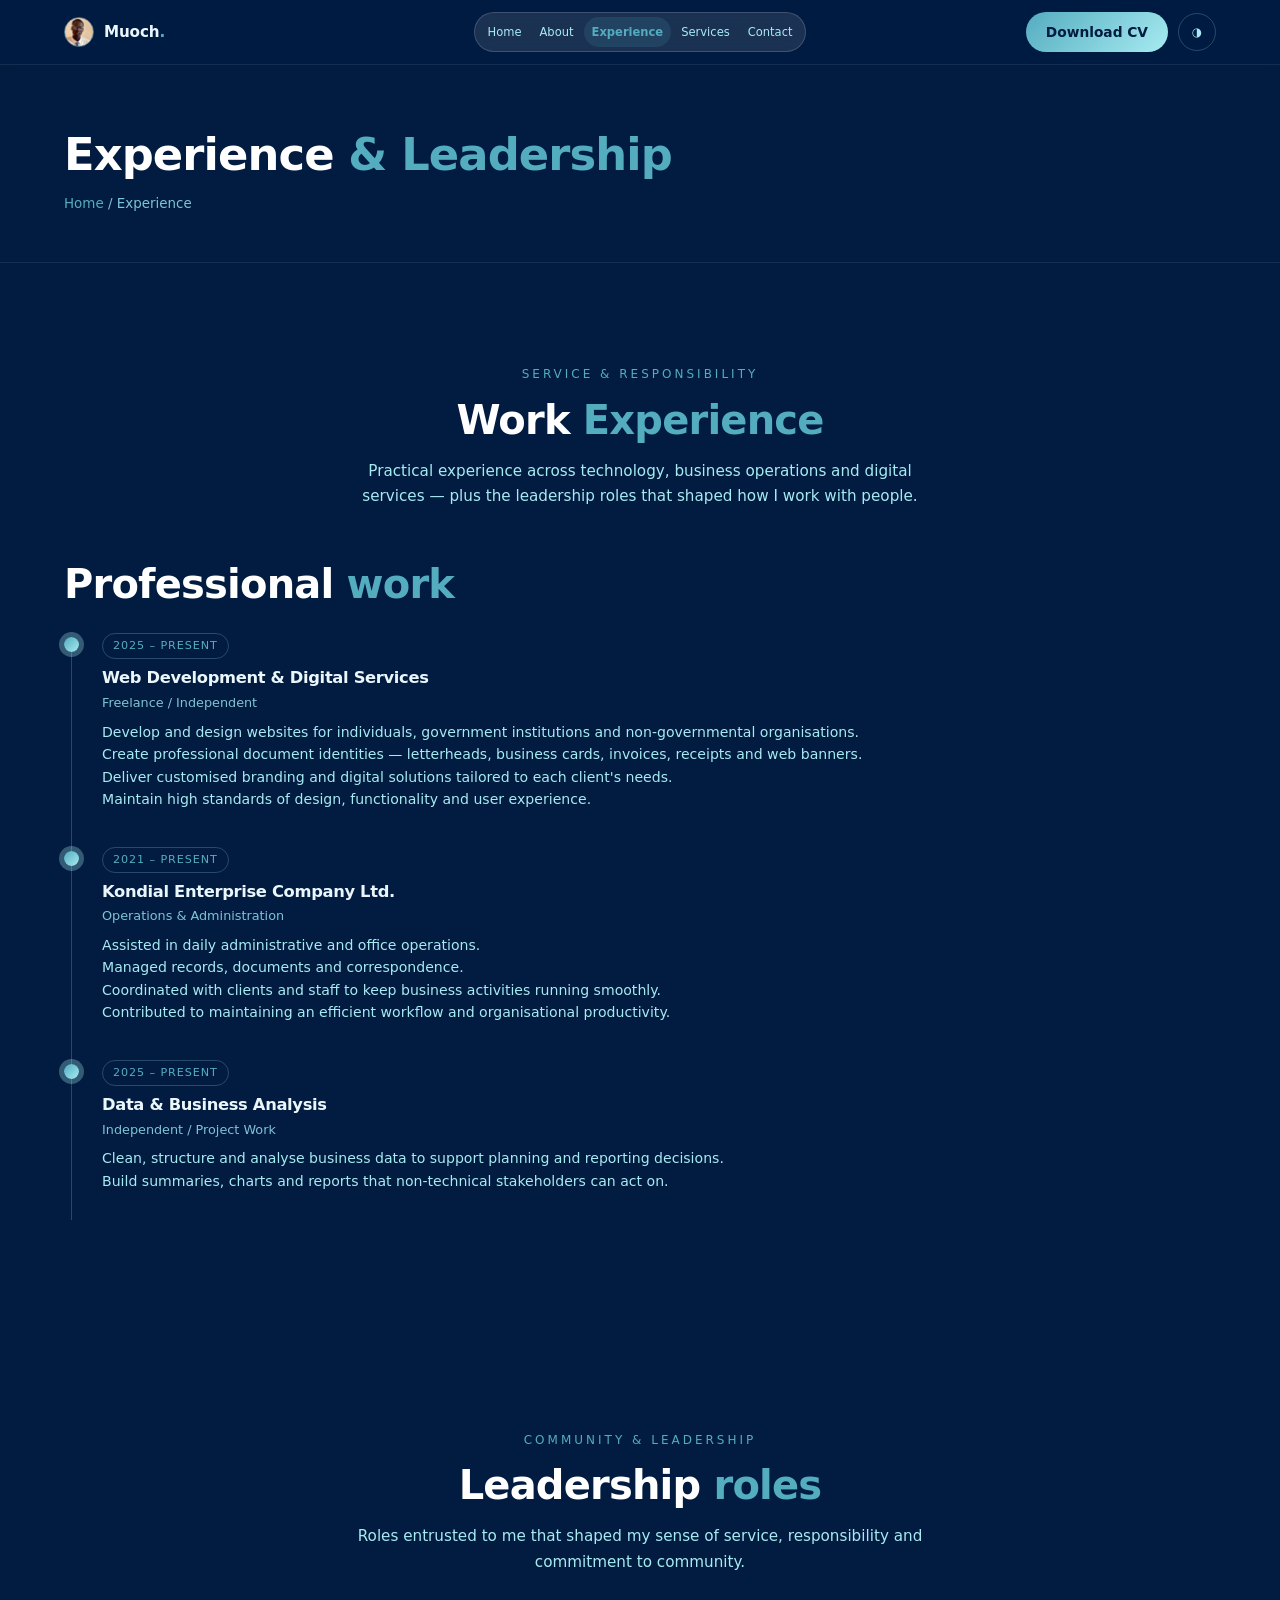
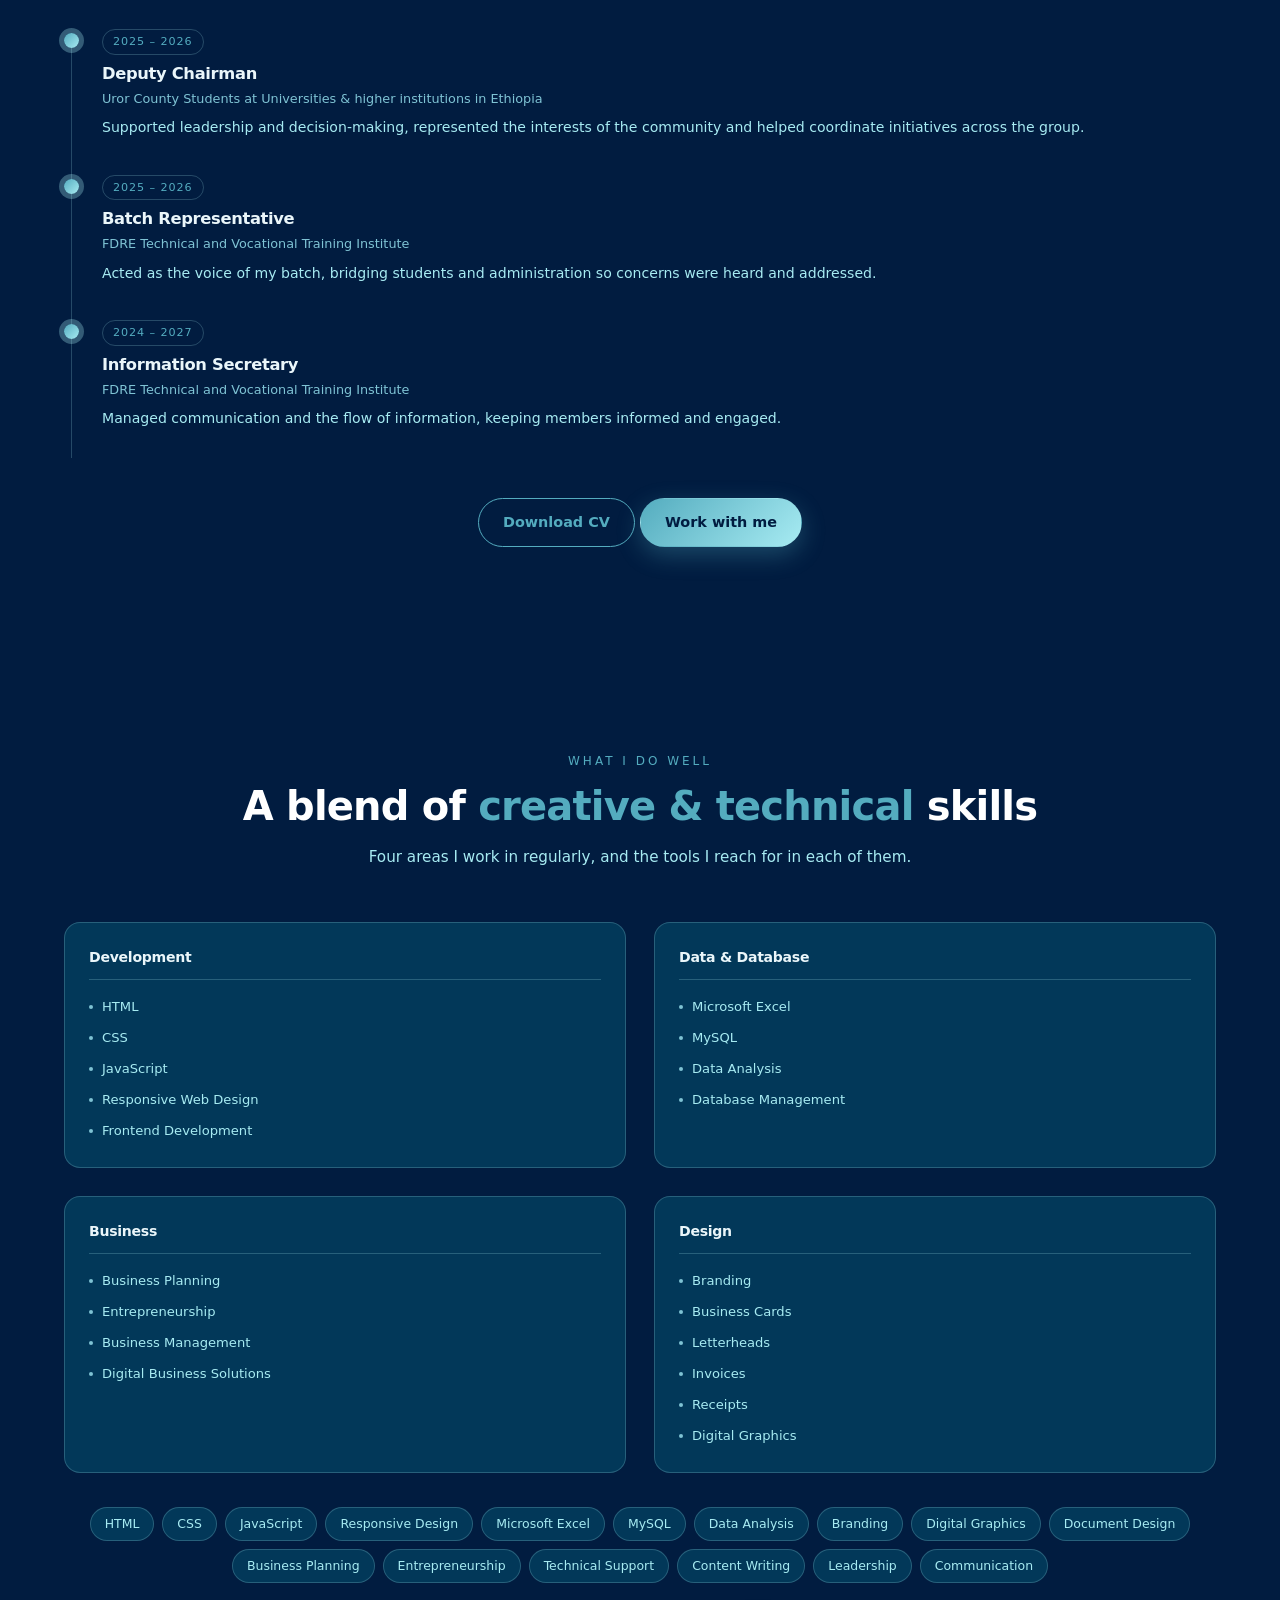
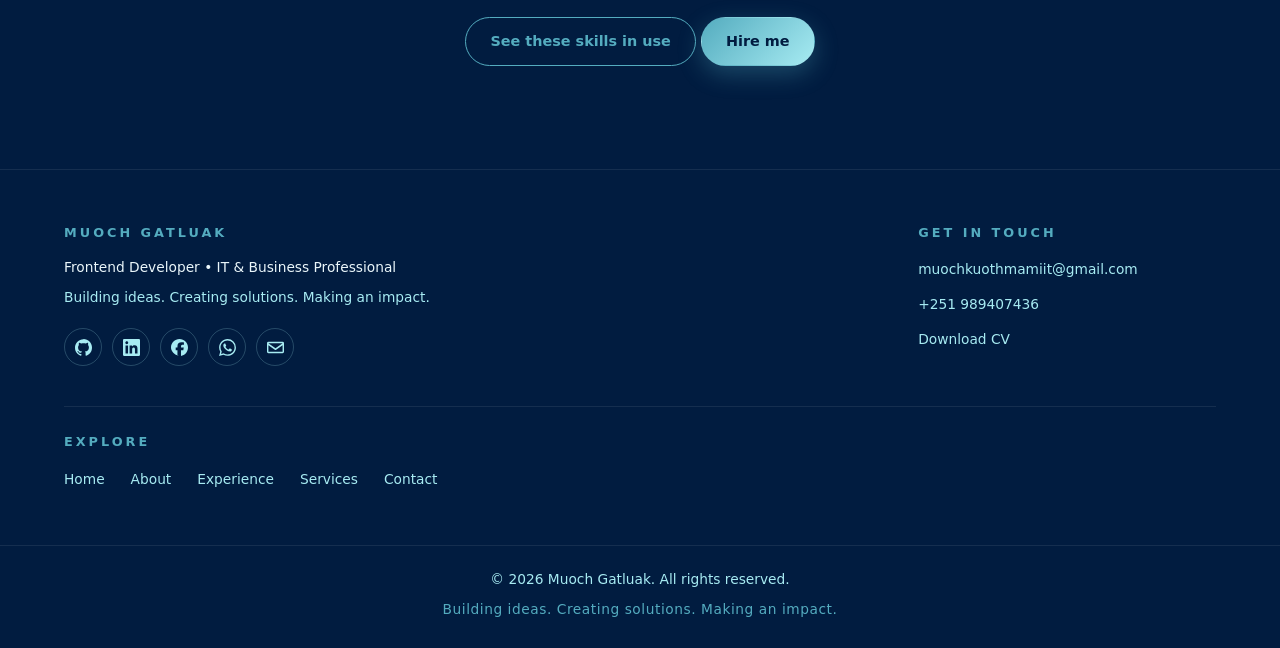
<file: Portfolio/skills.html>
<!DOCTYPE html>
<html lang="en">
<head>
  <meta charset="UTF-8" />
  <meta name="viewport" content="width=device-width, initial-scale=1.0" />
  <title>Page moved | Muoch Gatluak</title>
  <meta name="robots" content="noindex, follow" />
  <link rel="canonical" href="leadership.html#skills" />
  <meta http-equiv="refresh" content="0; url=leadership.html#skills" />
  <style>
    body { margin: 0; min-height: 100vh; display: grid; place-items: center;
           background: #011c40; color: #eaf6fa; font-family: Inter, system-ui, sans-serif;
           text-align: center; padding: 24px; }
    a { color: #54acbf; }
  </style>
</head>
<body>
  <p>This page has moved into the <strong>Experience</strong> page.<br />
     If you are not redirected automatically, <a href="leadership.html#skills">click here</a>.</p>
  <script>window.location.replace("leadership.html#skills");</script>
</body>
</html>
</file>
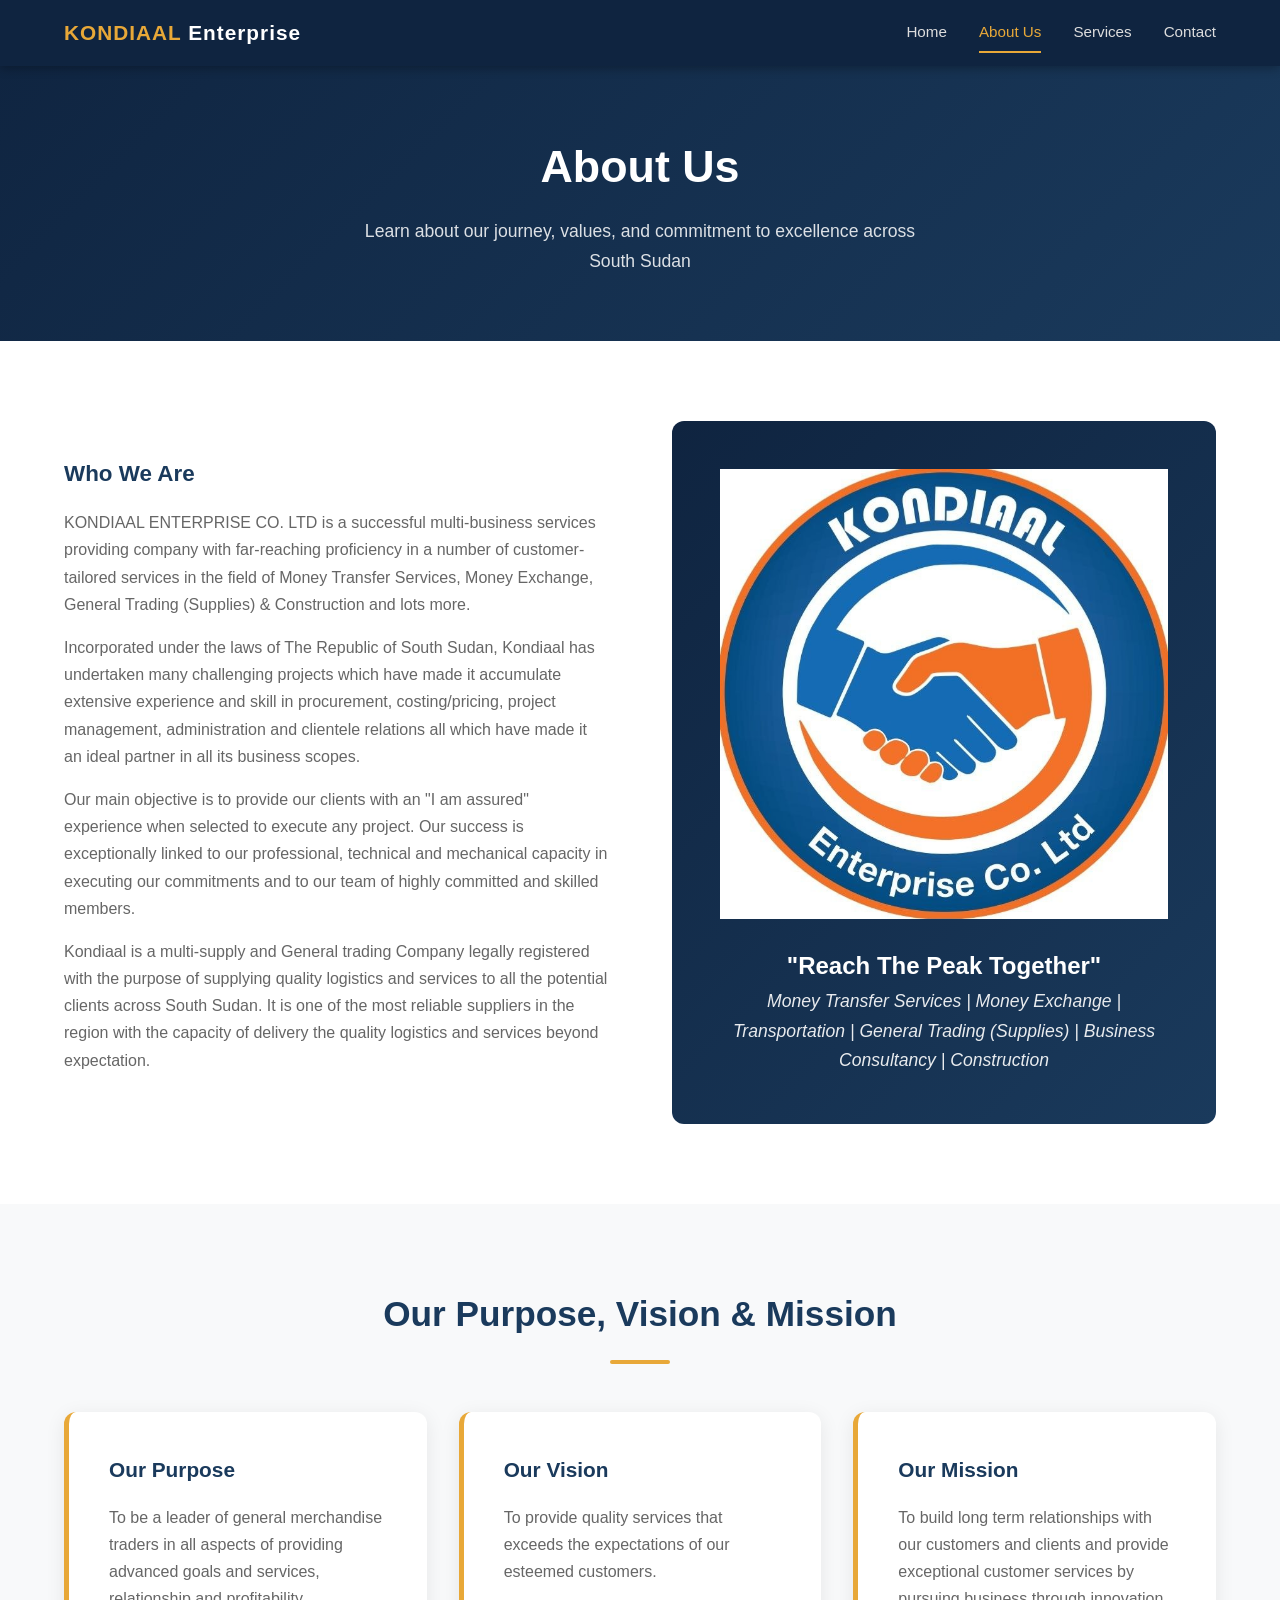
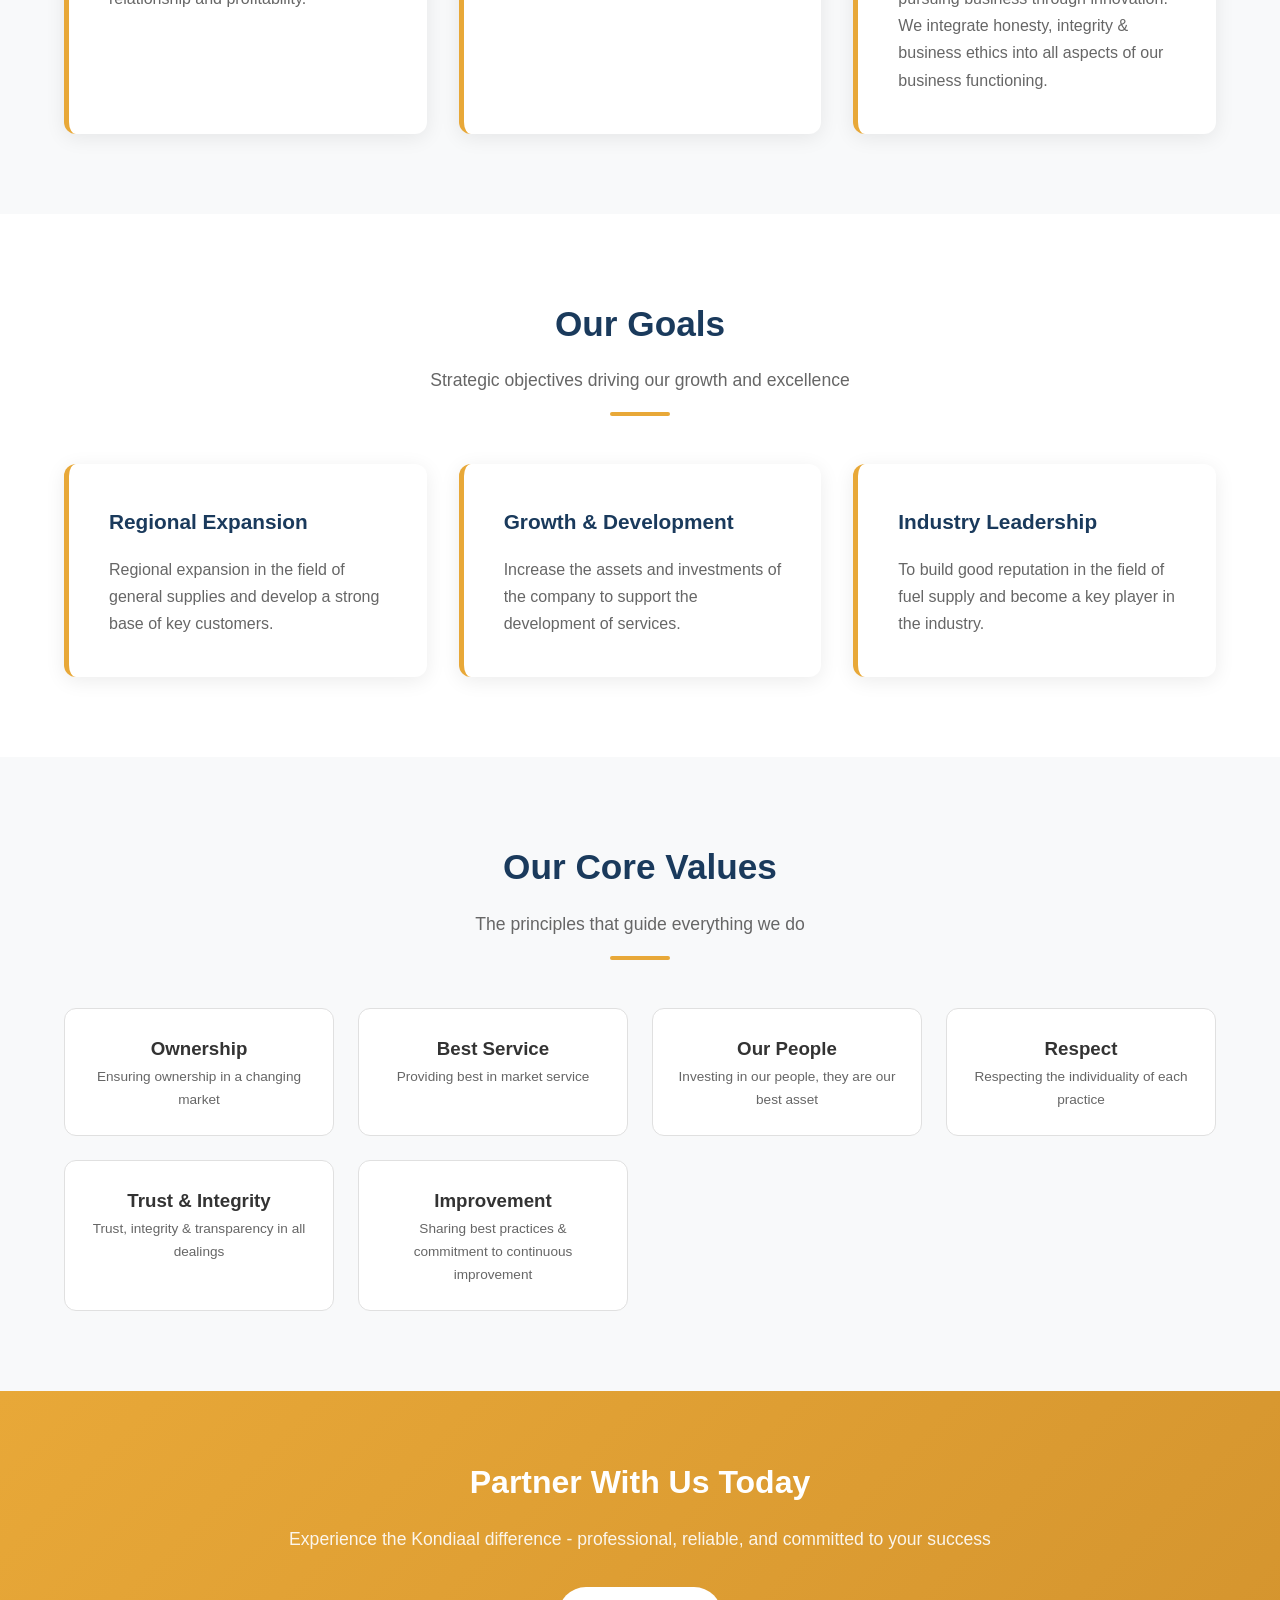
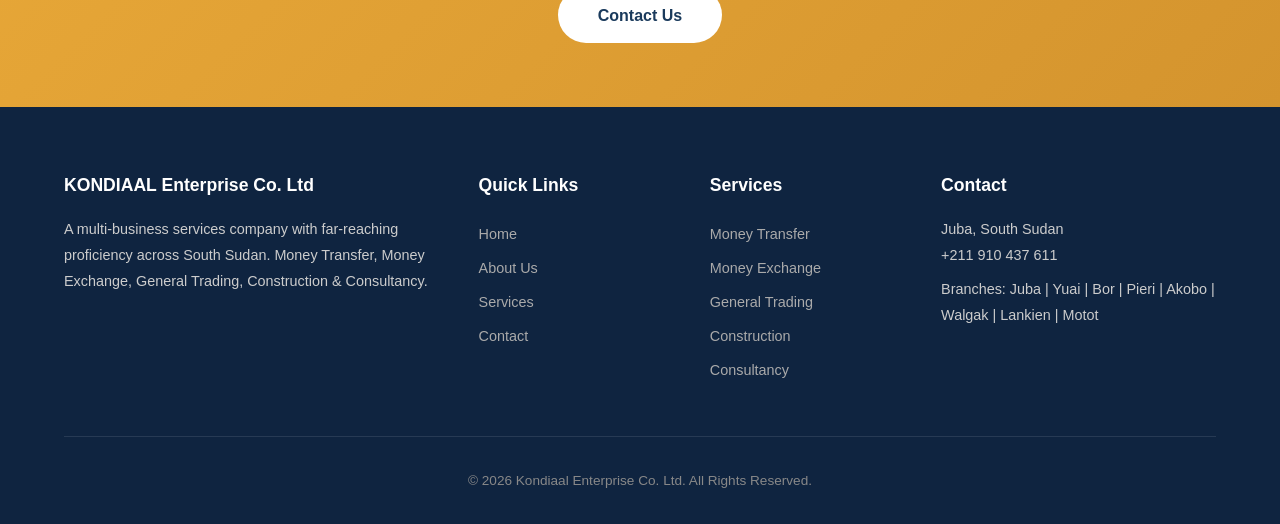
<file: Portfolio/KONDIAAL/about.html>
<!DOCTYPE html>
<html lang="en">
<head>
  <meta charset="UTF-8">
  <meta name="viewport" content="width=device-width, initial-scale=1.0">
  <title>About Us - Kondiaal Enterprise Co. Ltd</title>
  <link rel="stylesheet" href="style.css">
</head>
<body>
  <!-- Navigation -->
  <nav class="navbar">
    <div class="container">
      <a href="index.html" class="nav-logo">
        <div class="logo-text"><span>KONDIAAL</span> Enterprise</div>
      </a>
      <div class="nav-links" id="navLinks">
        <a href="index.html">Home</a>
        <a href="about.html" class="active">About Us</a>
        <a href="services.html">Services</a>
        <a href="contact.html">Contact</a>
      </div>
      <div class="nav-toggle" id="navToggle">
        <span></span><span></span><span></span>
      </div>
    </div>
  </nav>

  <!-- Page Hero -->
  <section class="page-hero">
    <div class="container">
      <h1>About Us</h1>
      <p>Learn about our journey, values, and commitment to excellence across South Sudan</p>
    </div>
  </section>

  <!-- Who We Are -->
  <section class="section">
    <div class="container">
      <div class="about-content">
        <div class="about-text">
          <h3>Who We Are</h3>
          <p>KONDIAAL ENTERPRISE CO. LTD is a successful multi-business services providing company with far-reaching proficiency in a number of customer-tailored services in the field of Money Transfer Services, Money Exchange, General Trading (Supplies) & Construction and lots more.</p>
          <p>Incorporated under the laws of The Republic of South Sudan, Kondiaal has undertaken many challenging projects which have made it accumulate extensive experience and skill in procurement, costing/pricing, project management, administration and clientele relations all which have made it an ideal partner in all its business scopes.</p>
          <p>Our main objective is to provide our clients with an "I am assured" experience when selected to execute any project. Our success is exceptionally linked to our professional, technical and mechanical capacity in executing our commitments and to our team of highly committed and skilled members.</p>
          <p>Kondiaal is a multi-supply and General trading Company legally registered with the purpose of supplying quality logistics and services to all the potential clients across South Sudan. It is one of the most reliable suppliers in the region with the capacity of delivery the quality logistics and services beyond expectation.</p>
        </div>
        <div class="about-image">
          <img src="kon.jpg" alt="Kondiaal Enterprise Co. Ltd"><br>
          <h2>"Reach The Peak Together"</h2>
          <p class="about-services">Money Transfer Services | Money Exchange | Transportation | General Trading (Supplies) | Business Consultancy | Construction</p>
        </div>
      </div>
    </div>
  </section>

  <!-- Purpose, Vision, Mission -->
  <section class="section section-light">
    <div class="container">
      <div class="section-title">
       
        <h2>Our Purpose, Vision & Mission</h2>
        <div class="accent-line"></div>
      </div>
      <div class="mv-grid">
        <div class="mv-card">
          <h3>Our Purpose</h3>
          <p>To be a leader of general merchandise traders in all aspects of providing advanced goals and services, relationship and profitability.</p>
        </div>
        <div class="mv-card">
          <h3>Our Vision</h3>
          <p>To provide quality services that exceeds the expectations of our esteemed customers.</p>
        </div>
        <div class="mv-card">
          <h3>Our Mission</h3>
          <p>To build long term relationships with our customers and clients and provide exceptional customer services by pursuing business through innovation. We integrate honesty, integrity & business ethics into all aspects of our business functioning.</p>
        </div>
      </div>
    </div>
  </section>

  <!-- Goals -->
  <section class="section">
    <div class="container">
      <div class="section-title">
        <h2>Our Goals</h2>
        <p>Strategic objectives driving our growth and excellence</p>
        <div class="accent-line"></div>
      </div>
      <div class="mv-grid">
        <div class="mv-card">
          <h3>Regional Expansion</h3>
          <p>Regional expansion in the field of general supplies and develop a strong base of key customers.</p>
        </div>
        <div class="mv-card">
          <h3>Growth & Development</h3>
          <p>Increase the assets and investments of the company to support the development of services.</p>
        </div>
        <div class="mv-card">
          <h3>Industry Leadership</h3>
          <p>To build good reputation in the field of fuel supply and become a key player in the industry.</p>
        </div>
      </div>
    </div>
  </section>

  <!-- Values -->
  <section class="section section-light">
    <div class="container">
      <div class="section-title">
        <h2>Our Core Values</h2>
        <p>The principles that guide everything we do</p>
        <div class="accent-line"></div>
      </div>
      <div class="values-grid">
        <div class="value-card">
         
          <h3>Ownership</h3>
          <p>Ensuring ownership in a changing market</p>
        </div>
        <div class="value-card">
          
          <h3>Best Service</h3>
          <p>Providing best in market service</p>
        </div>
        <div class="value-card">
         
          <h3>Our People</h3>
          <p>Investing in our people, they are our best asset</p>
        </div>
        <div class="value-card">
          
          <h3>Respect</h3>
          <p>Respecting the individuality of each practice</p>
        </div>
        <div class="value-card">
          
          <h3>Trust & Integrity</h3>
          <p>Trust, integrity & transparency in all dealings</p>
        </div>
        <div class="value-card">
         
          <h3>Improvement</h3>
          <p>Sharing best practices & commitment to continuous improvement</p>
        </div>
      </div>
    </div>
  </section>

  <!-- CTA -->
  <section class="cta-section">
    <div class="container">
      <h2>Partner With Us Today</h2>
      <p>Experience the Kondiaal difference - professional, reliable, and committed to your success</p>
      <a href="contact.html" class="cta-btn">Contact Us</a>
    </div>
  </section>

  <!-- Footer -->
  <footer class="footer">
    <div class="container">
      <div class="footer-grid">
        <div class="footer-col">
          <h4>KONDIAAL Enterprise Co. Ltd</h4>
          <p>A multi-business services company with far-reaching proficiency across South Sudan. Money Transfer, Money Exchange, General Trading, Construction & Consultancy.</p>
        </div>
        <div class="footer-col">
          <h4>Quick Links</h4>
          <a href="index.html">Home</a>
          <a href="about.html">About Us</a>
          <a href="services.html">Services</a>
          <a href="contact.html">Contact</a>
        </div>
        <div class="footer-col">
          <h4>Services</h4>
          <a href="services.html">Money Transfer</a>
          <a href="services.html">Money Exchange</a>
          <a href="services.html">General Trading</a>
          <a href="services.html">Construction</a>
          <a href="services.html">Consultancy</a>
        </div>
        <div class="footer-col">
          <h4>Contact</h4>
          <p>Juba, South Sudan</p>
          <p>+211 910 437 611</p>
          <p style="margin-top: 0.5rem;">Branches: Juba | Yuai | Bor | Pieri | Akobo | Walgak | Lankien | Motot</p>
        </div>
      </div>
      <div class="footer-bottom">
        <p>&copy; 2026 Kondiaal Enterprise Co. Ltd. All Rights Reserved.</p>
      </div>
    </div>
  </footer>

  <script src="script.js"></script>
</body>
</html>
</file>
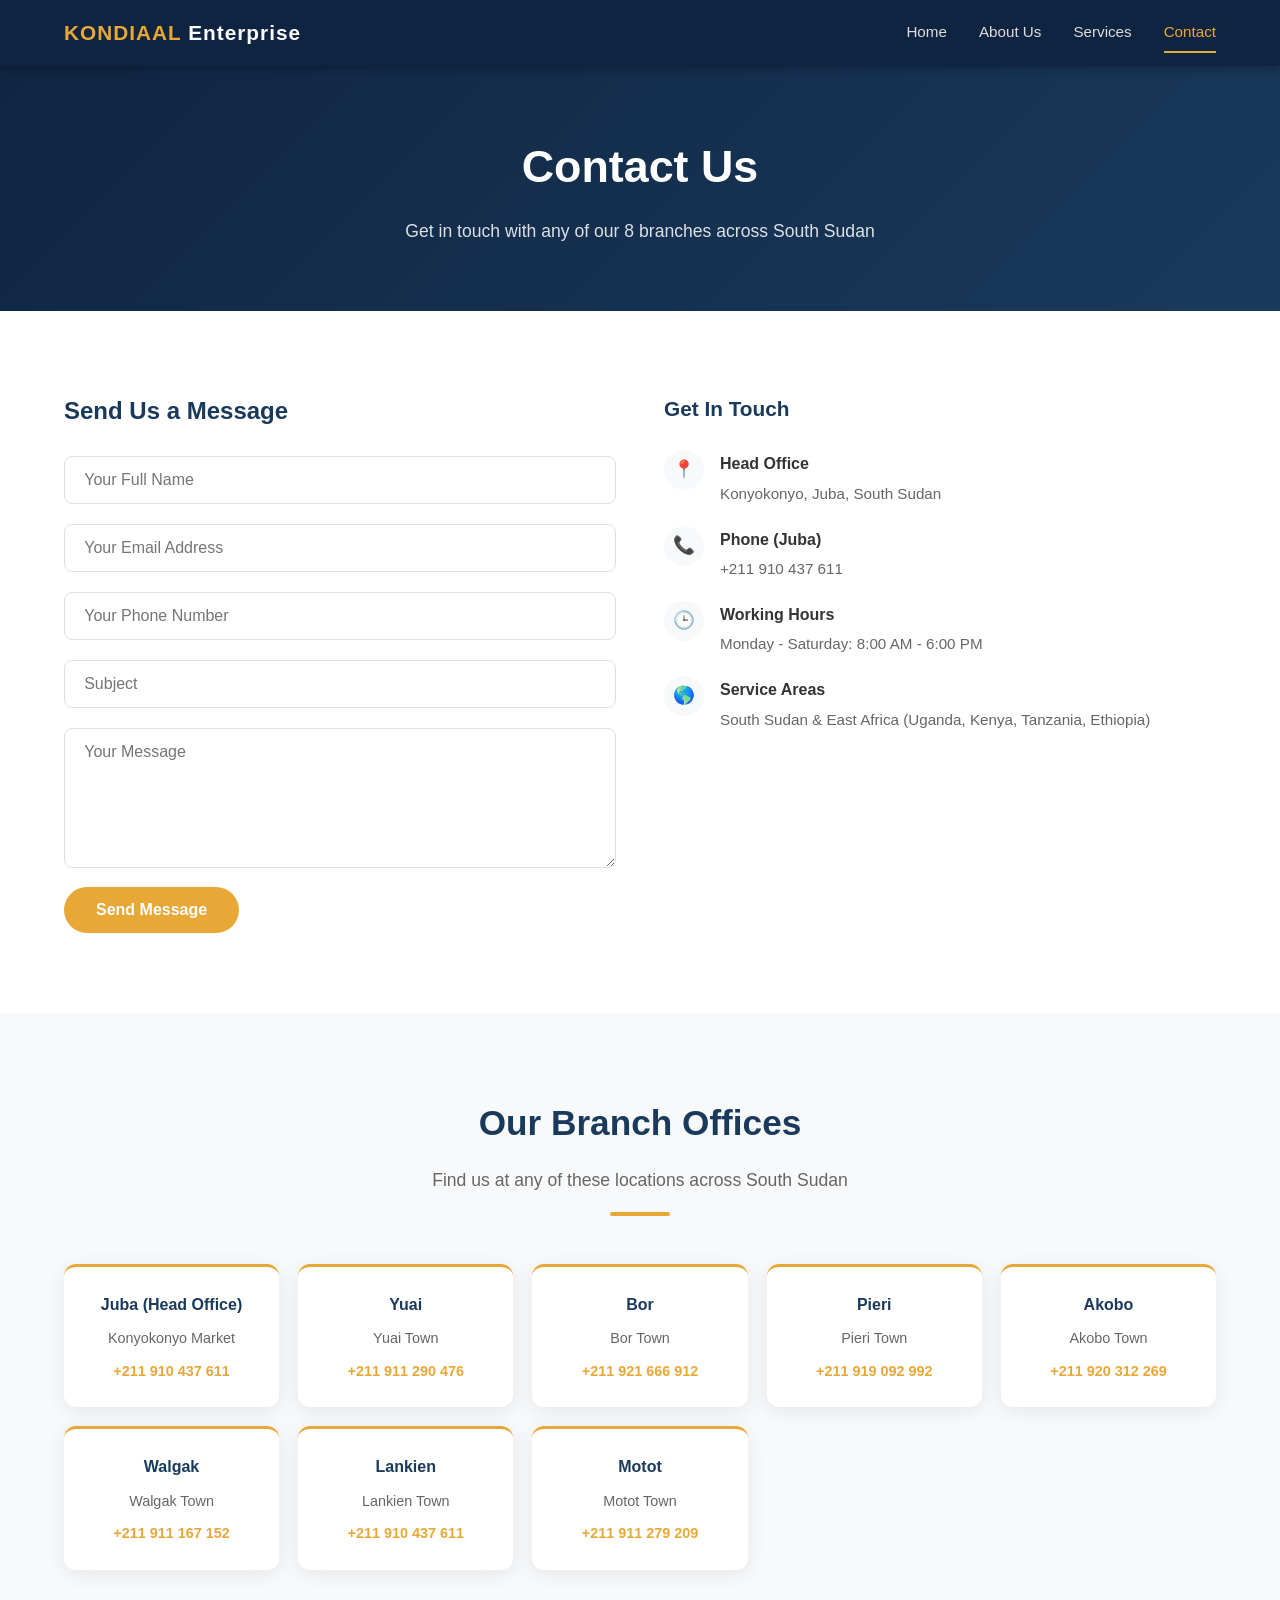
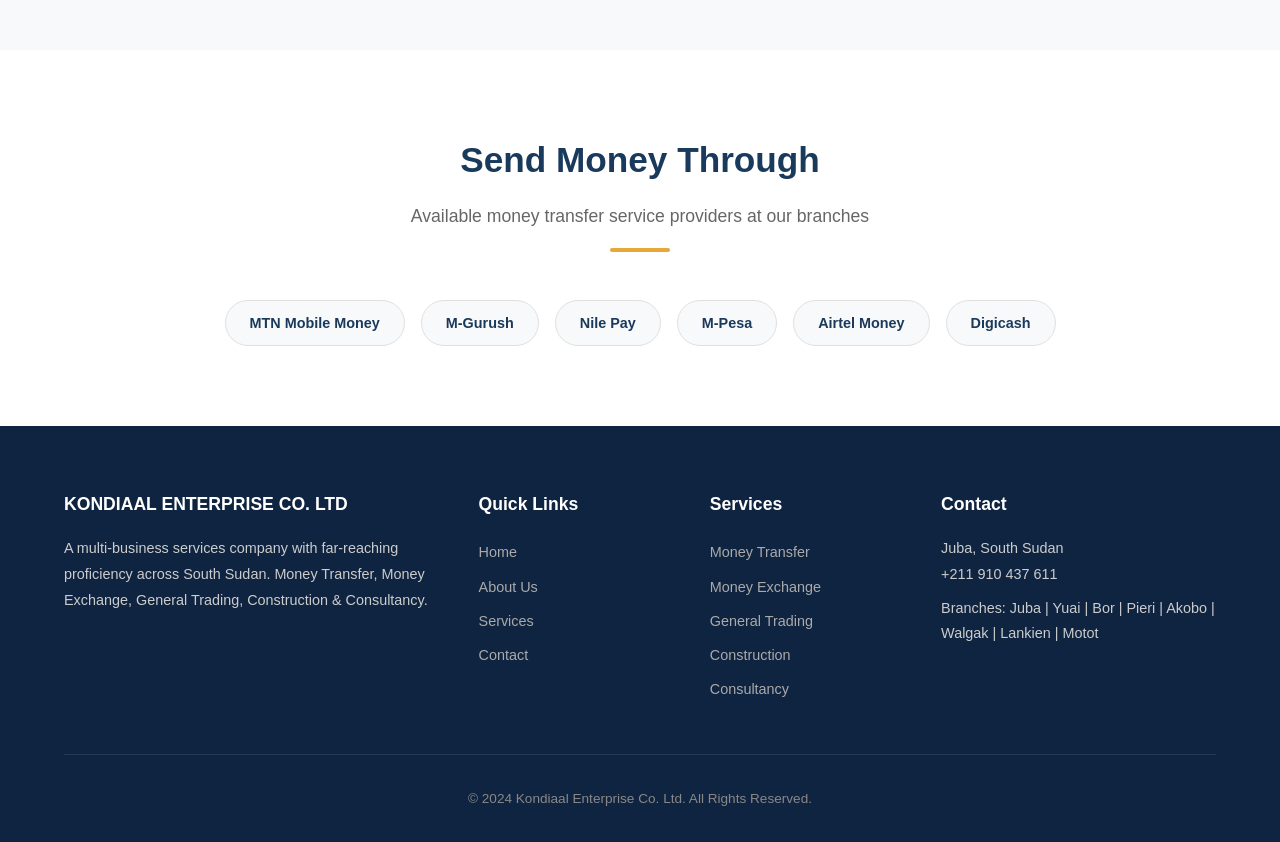
<file: Portfolio/KONDIAAL/contact.html>
<!DOCTYPE html>
<html lang="en">
<head>
  <meta charset="UTF-8">
  <meta name="viewport" content="width=device-width, initial-scale=1.0">
  <title>Contact Us - Kondiaal Enterprise Co. Ltd</title>
  <link rel="stylesheet" href="style.css">
</head>
<body>
  <!-- Navigation -->
  <nav class="navbar">
    <div class="container">
      <a href="index.html" class="nav-logo">
        <div class="logo-text"><span>KONDIAAL</span> Enterprise</div>
      </a>
      <div class="nav-links" id="navLinks">
        <a href="index.html">Home</a>
        <a href="about.html">About Us</a>
        <a href="services.html">Services</a>
        <a href="contact.html" class="active">Contact</a>
      </div>
      <div class="nav-toggle" id="navToggle">
        <span></span><span></span><span></span>
      </div>
    </div>
  </nav>

  <!-- Page Hero -->
  <section class="page-hero">
    <div class="container">
      <h1>Contact Us</h1>
      <p>Get in touch with any of our 8 branches across South Sudan</p>
    </div>
  </section>

  <!-- Contact Form & Info -->
  <section class="section">
    <div class="container">
      <div class="contact-grid">
        <div>
          <h2 style="color: var(--primary); margin-bottom: 1.5rem;">Send Us a Message</h2>
          <form class="contact-form">
            <input type="text" placeholder="Your Full Name" required>
            <input type="email" placeholder="Your Email Address" required>
            <input type="tel" placeholder="Your Phone Number">
            <input type="text" placeholder="Subject">
            <textarea placeholder="Your Message" required></textarea>
            <button type="submit">Send Message</button>
          </form>
        </div>
        <div class="contact-info">
          <h3>Get In Touch</h3>
          <div class="info-item">
            <div class="icon">&#128205;</div>
            <div>
              <strong>Head Office</strong>
              <p>Konyokonyo, Juba, South Sudan</p>
            </div>
          </div>
          <div class="info-item">
            <div class="icon">&#128222;</div>
            <div>
              <strong>Phone (Juba)</strong>
              <p>+211 910 437 611</p>
            </div>
          </div>
          <div class="info-item">
            <div class="icon">&#128338;</div>
            <div>
              <strong>Working Hours</strong>
              <p>Monday - Saturday: 8:00 AM - 6:00 PM</p>
            </div>
          </div>
          <div class="info-item">
            <div class="icon">&#127758;</div>
            <div>
              <strong>Service Areas</strong>
              <p>South Sudan & East Africa (Uganda, Kenya, Tanzania, Ethiopia)</p>
            </div>
          </div>
        </div>
      </div>
    </div>
  </section>

  <!-- All Branches -->
  <section class="section section-light">
    <div class="container">
      <div class="section-title">
        <h2>Our Branch Offices</h2>
        <p>Find us at any of these locations across South Sudan</p>
        <div class="accent-line"></div>
      </div>
      <div class="branches-grid">
        <div class="branch-card">
          <h4>Juba (Head Office)</h4>
          <p>Konyokonyo Market</p>
          <p style="color: var(--accent); font-weight: 600; margin-top: 0.5rem;">+211 910 437 611</p>
        </div>
        <div class="branch-card">
          <h4>Yuai</h4>
          <p>Yuai Town</p>
          <p style="color: var(--accent); font-weight: 600; margin-top: 0.5rem;">+211 911 290 476</p>
        </div>
        <div class="branch-card">
          <h4>Bor</h4>
          <p>Bor Town</p>
          <p style="color: var(--accent); font-weight: 600; margin-top: 0.5rem;">+211 921 666 912</p>
        </div>
        <div class="branch-card">
          <h4>Pieri</h4>
          <p>Pieri Town</p>
          <p style="color: var(--accent); font-weight: 600; margin-top: 0.5rem;">+211 919 092 992</p>
        </div>
        <div class="branch-card">
          <h4>Akobo</h4>
          <p>Akobo Town</p>
          <p style="color: var(--accent); font-weight: 600; margin-top: 0.5rem;">+211 920 312 269</p>
        </div>
        <div class="branch-card">
          <h4>Walgak</h4>
          <p>Walgak Town</p>
          <p style="color: var(--accent); font-weight: 600; margin-top: 0.5rem;">+211 911 167 152</p>
        </div>
        <div class="branch-card">
          <h4>Lankien</h4>
          <p>Lankien Town</p>
          <p style="color: var(--accent); font-weight: 600; margin-top: 0.5rem;">+211 910 437 611</p>
        </div>
        <div class="branch-card">
          <h4>Motot</h4>
          <p>Motot Town</p>
          <p style="color: var(--accent); font-weight: 600; margin-top: 0.5rem;">+211 911 279 209</p>
        </div>
      </div>
    </div>
  </section>

  <!-- Money Transfer Services -->
  <section class="section">
    <div class="container">
      <div class="section-title">
        <h2>Send Money Through</h2>
        <p>Available money transfer service providers at our branches</p>
        <div class="accent-line"></div>
      </div>
      <div class="providers-list" style="justify-content: center;">
        <span class="provider-badge">MTN Mobile Money</span>
        <span class="provider-badge">M-Gurush</span>
        <span class="provider-badge">Nile Pay</span>
        <span class="provider-badge">M-Pesa</span>
        <span class="provider-badge">Airtel Money</span>
        <span class="provider-badge">Digicash</span>
      </div>
    </div>
  </section>

  <!-- Footer -->
  <footer class="footer">
    <div class="container">
      <div class="footer-grid">
        <div class="footer-col">
          <h4>KONDIAAL ENTERPRISE CO. LTD</h4>
          <p>A multi-business services company with far-reaching proficiency across South Sudan. Money Transfer, Money Exchange, General Trading, Construction & Consultancy.</p>
        </div>
        <div class="footer-col">
          <h4>Quick Links</h4>
          <a href="index.html">Home</a>
          <a href="about.html">About Us</a>
          <a href="services.html">Services</a>
          <a href="contact.html">Contact</a>
        </div>
        <div class="footer-col">
          <h4>Services</h4>
          <a href="services.html">Money Transfer</a>
          <a href="services.html">Money Exchange</a>
          <a href="services.html">General Trading</a>
          <a href="services.html">Construction</a>
          <a href="services.html">Consultancy</a>
        </div>
        <div class="footer-col">
          <h4>Contact</h4>
          <p>Juba, South Sudan</p>
          <p>+211 910 437 611</p>
          <p style="margin-top: 0.5rem;">Branches: Juba | Yuai | Bor | Pieri | Akobo | Walgak | Lankien | Motot</p>
        </div>
      </div>
      <div class="footer-bottom">
        <p>&copy; 2024 Kondiaal Enterprise Co. Ltd. All Rights Reserved.</p>
      </div>
    </div>
  </footer>

  <script src="script.js"></script>
</body>
</html>
</file>
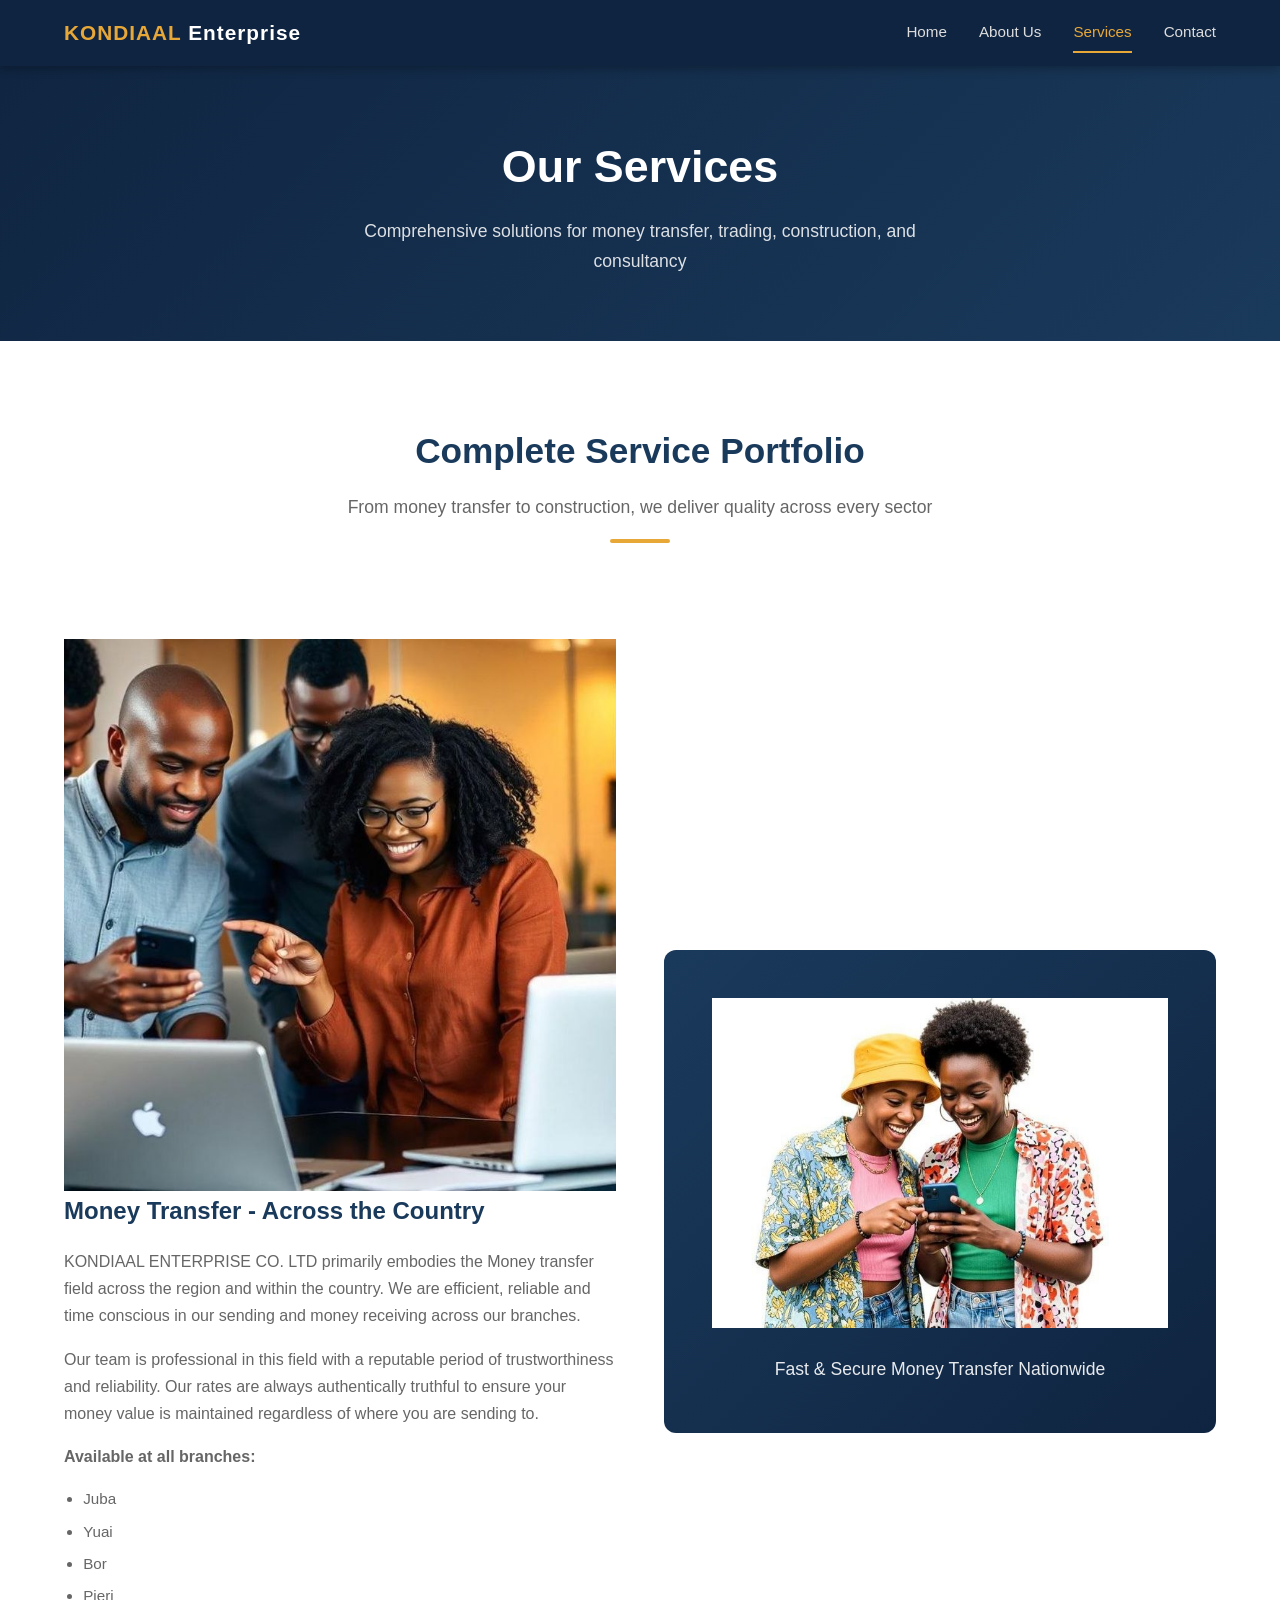
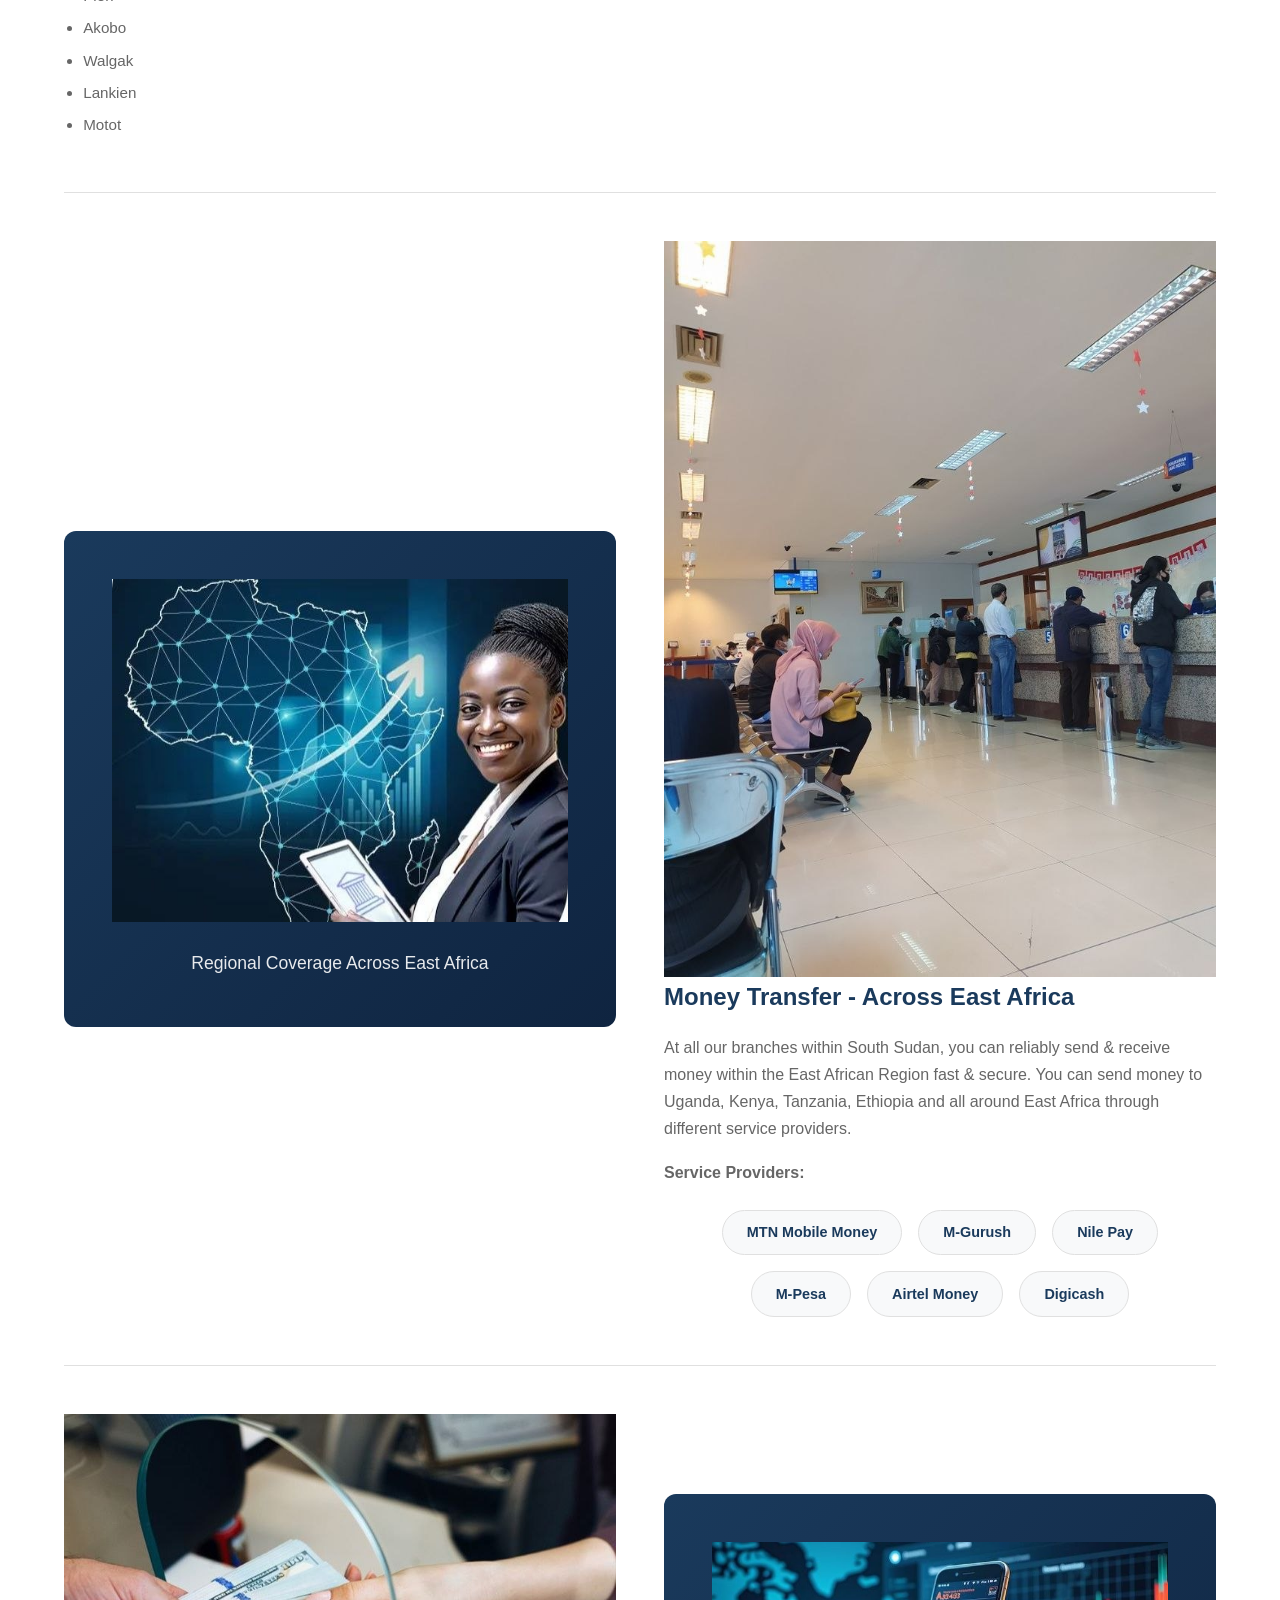
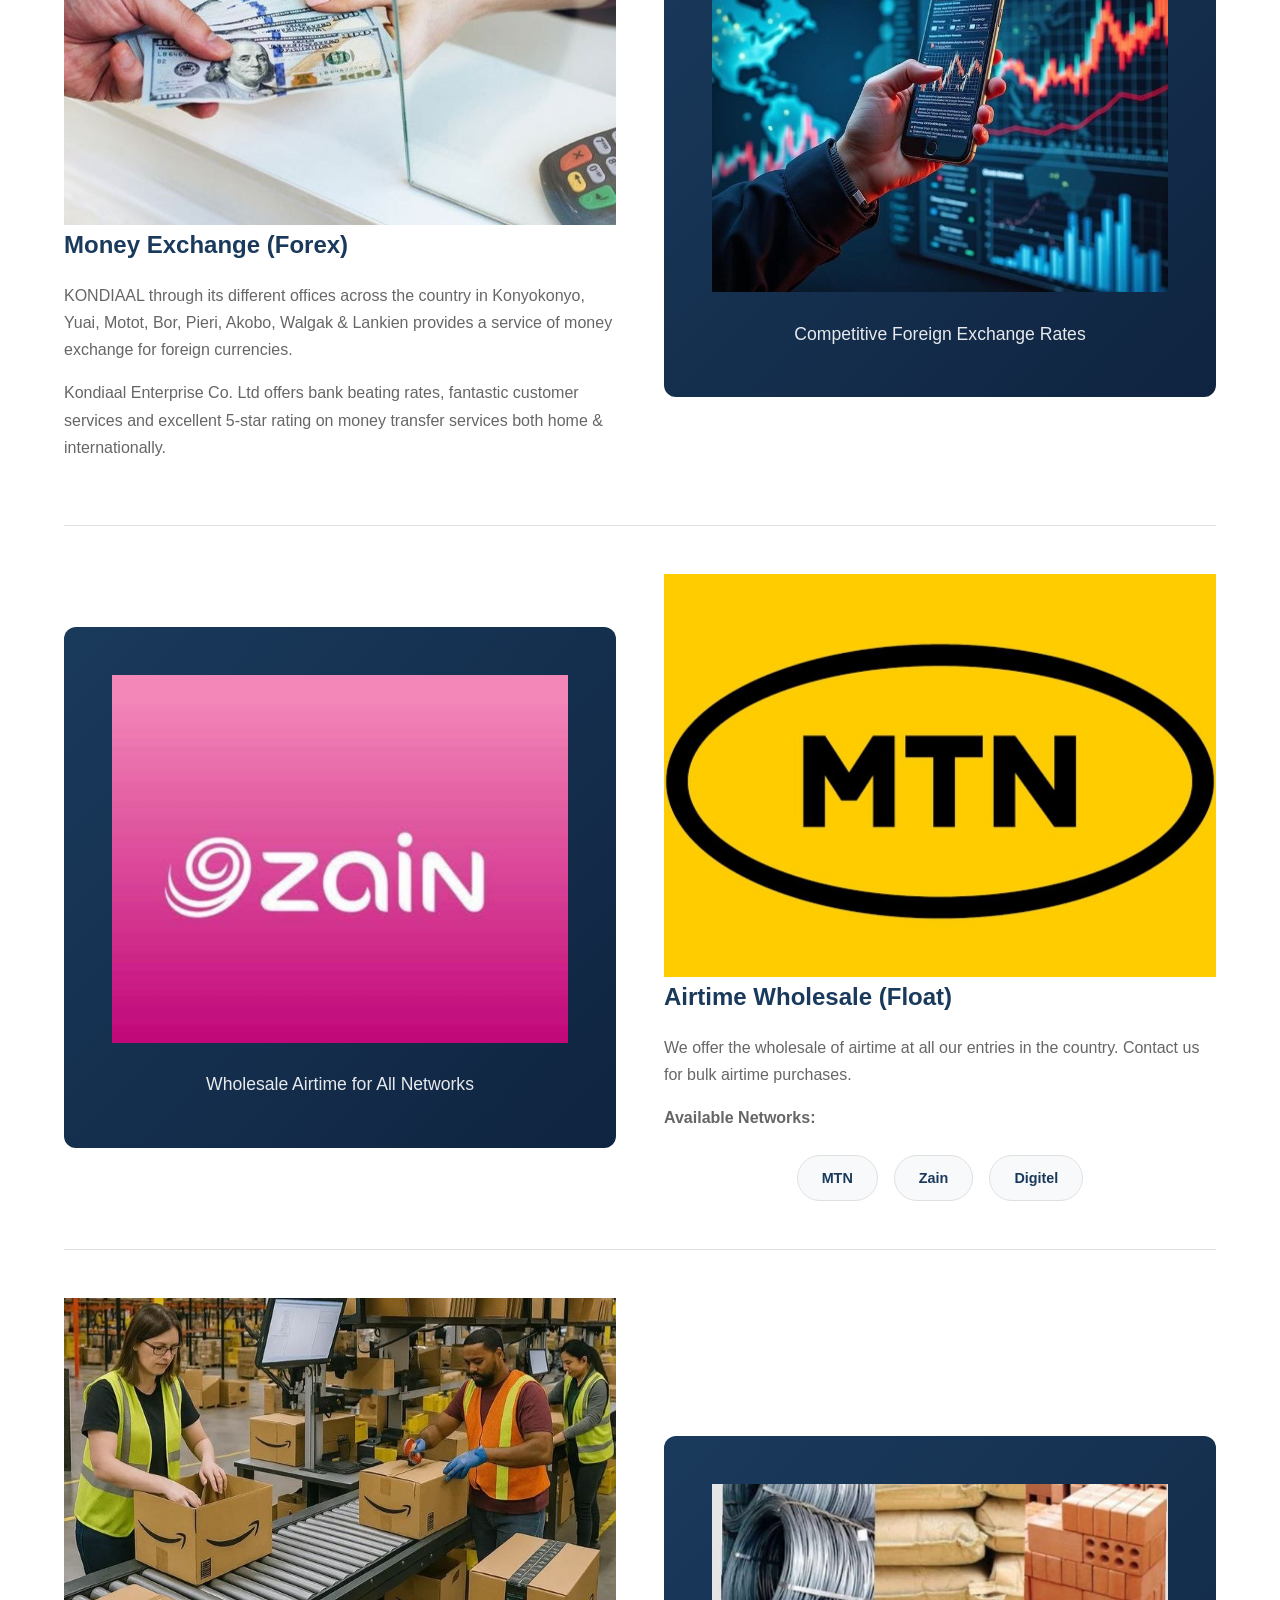
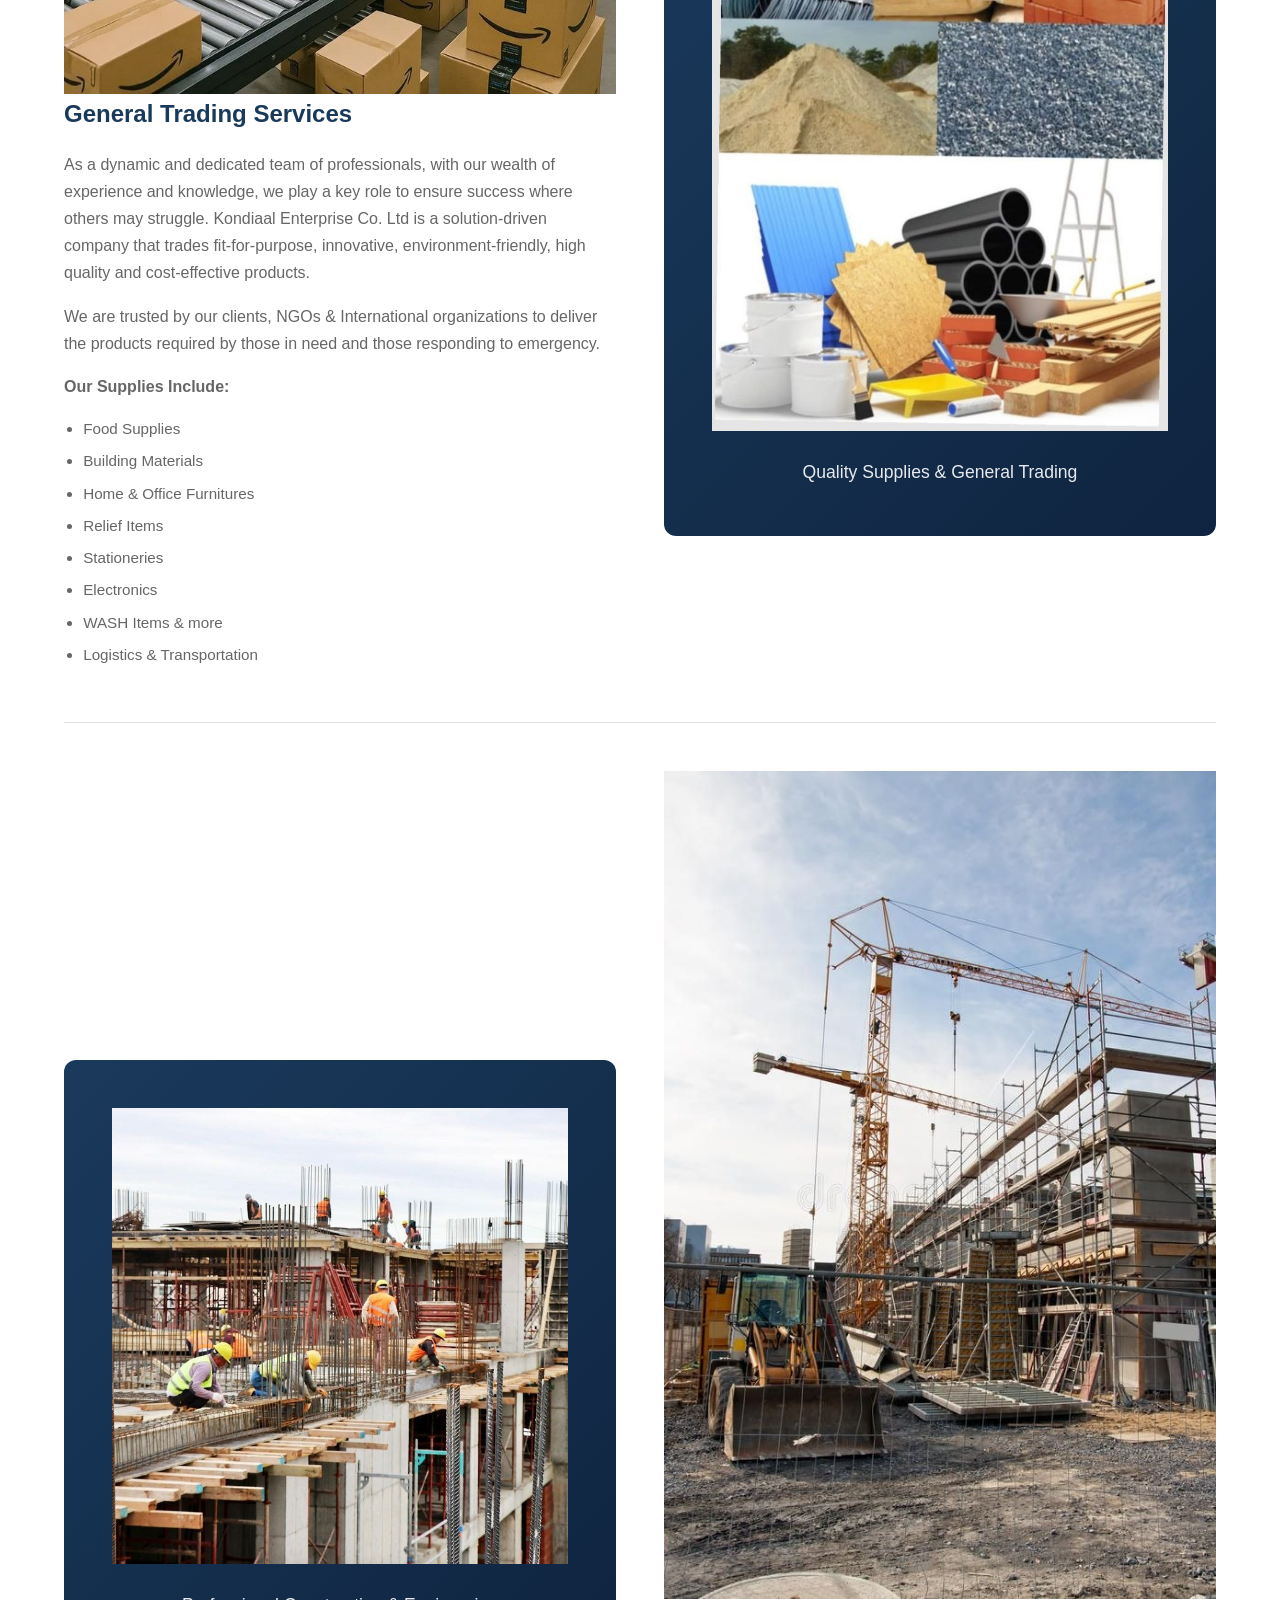
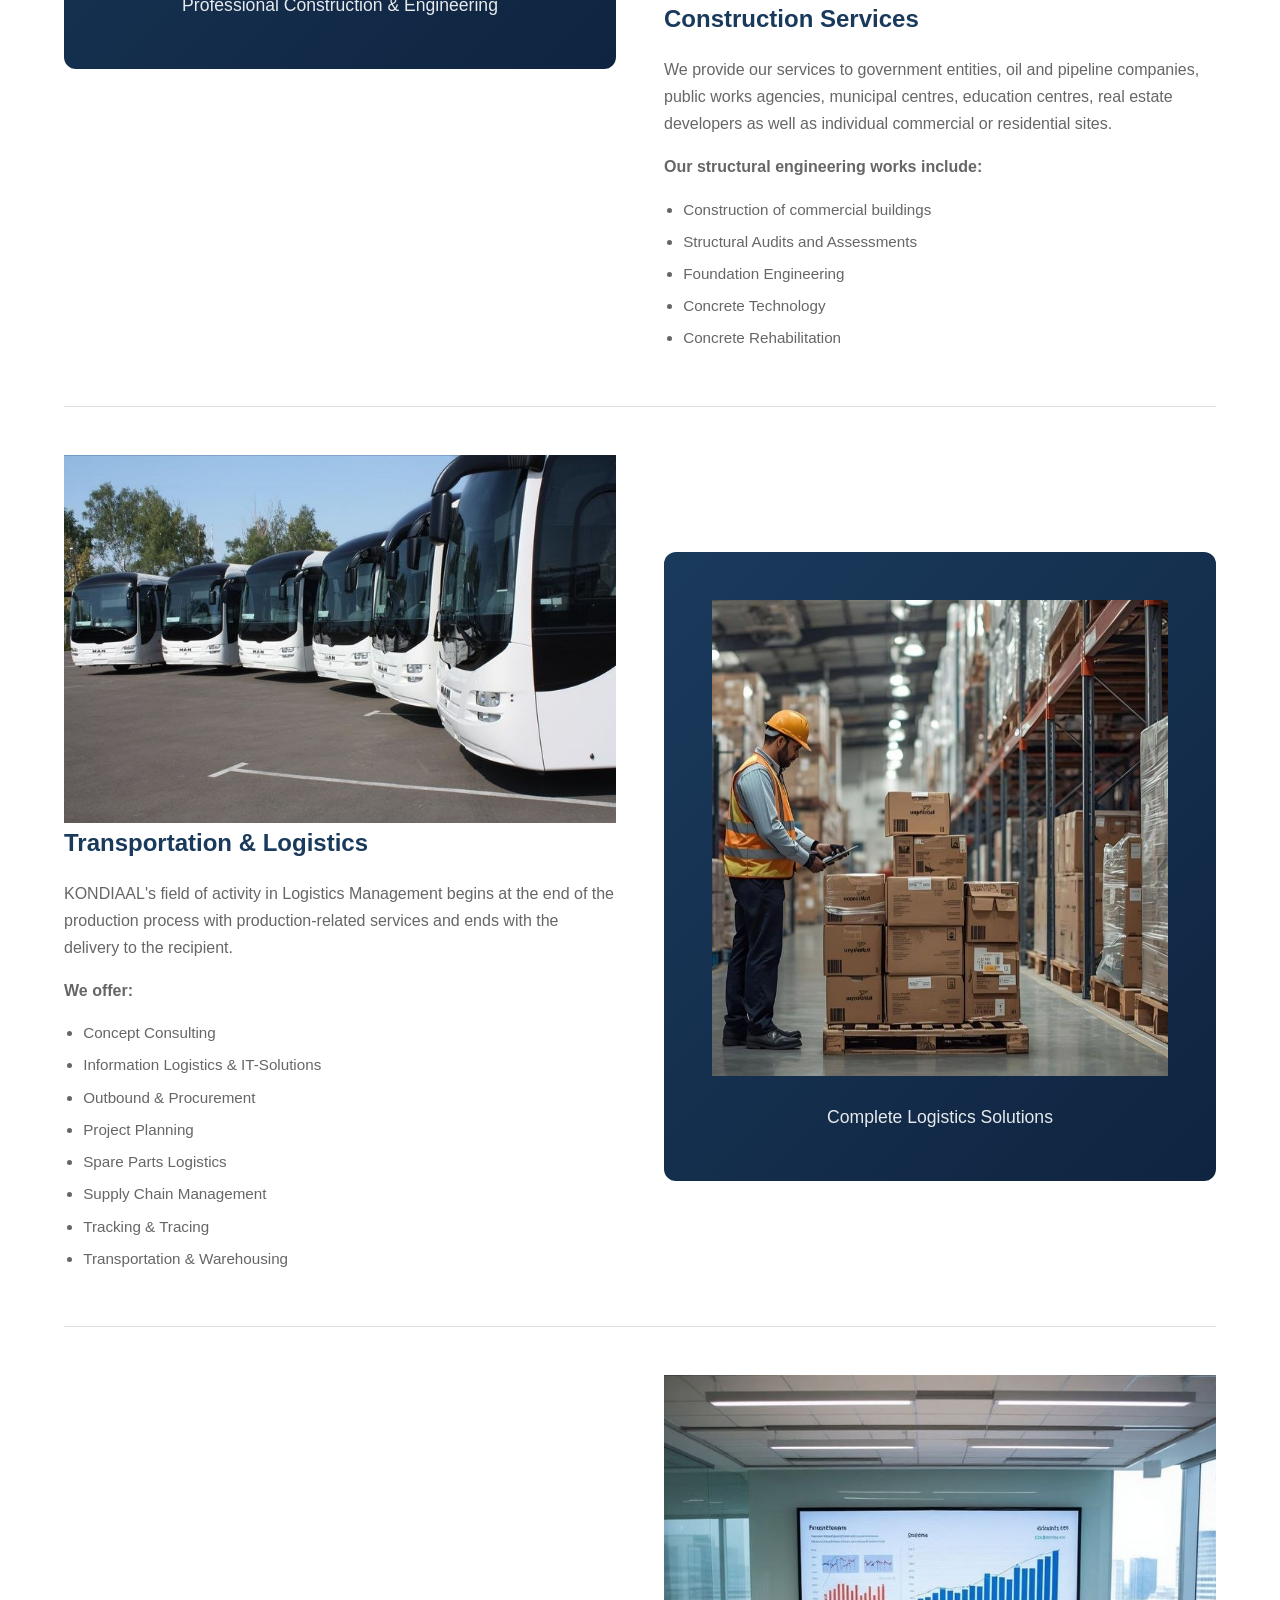
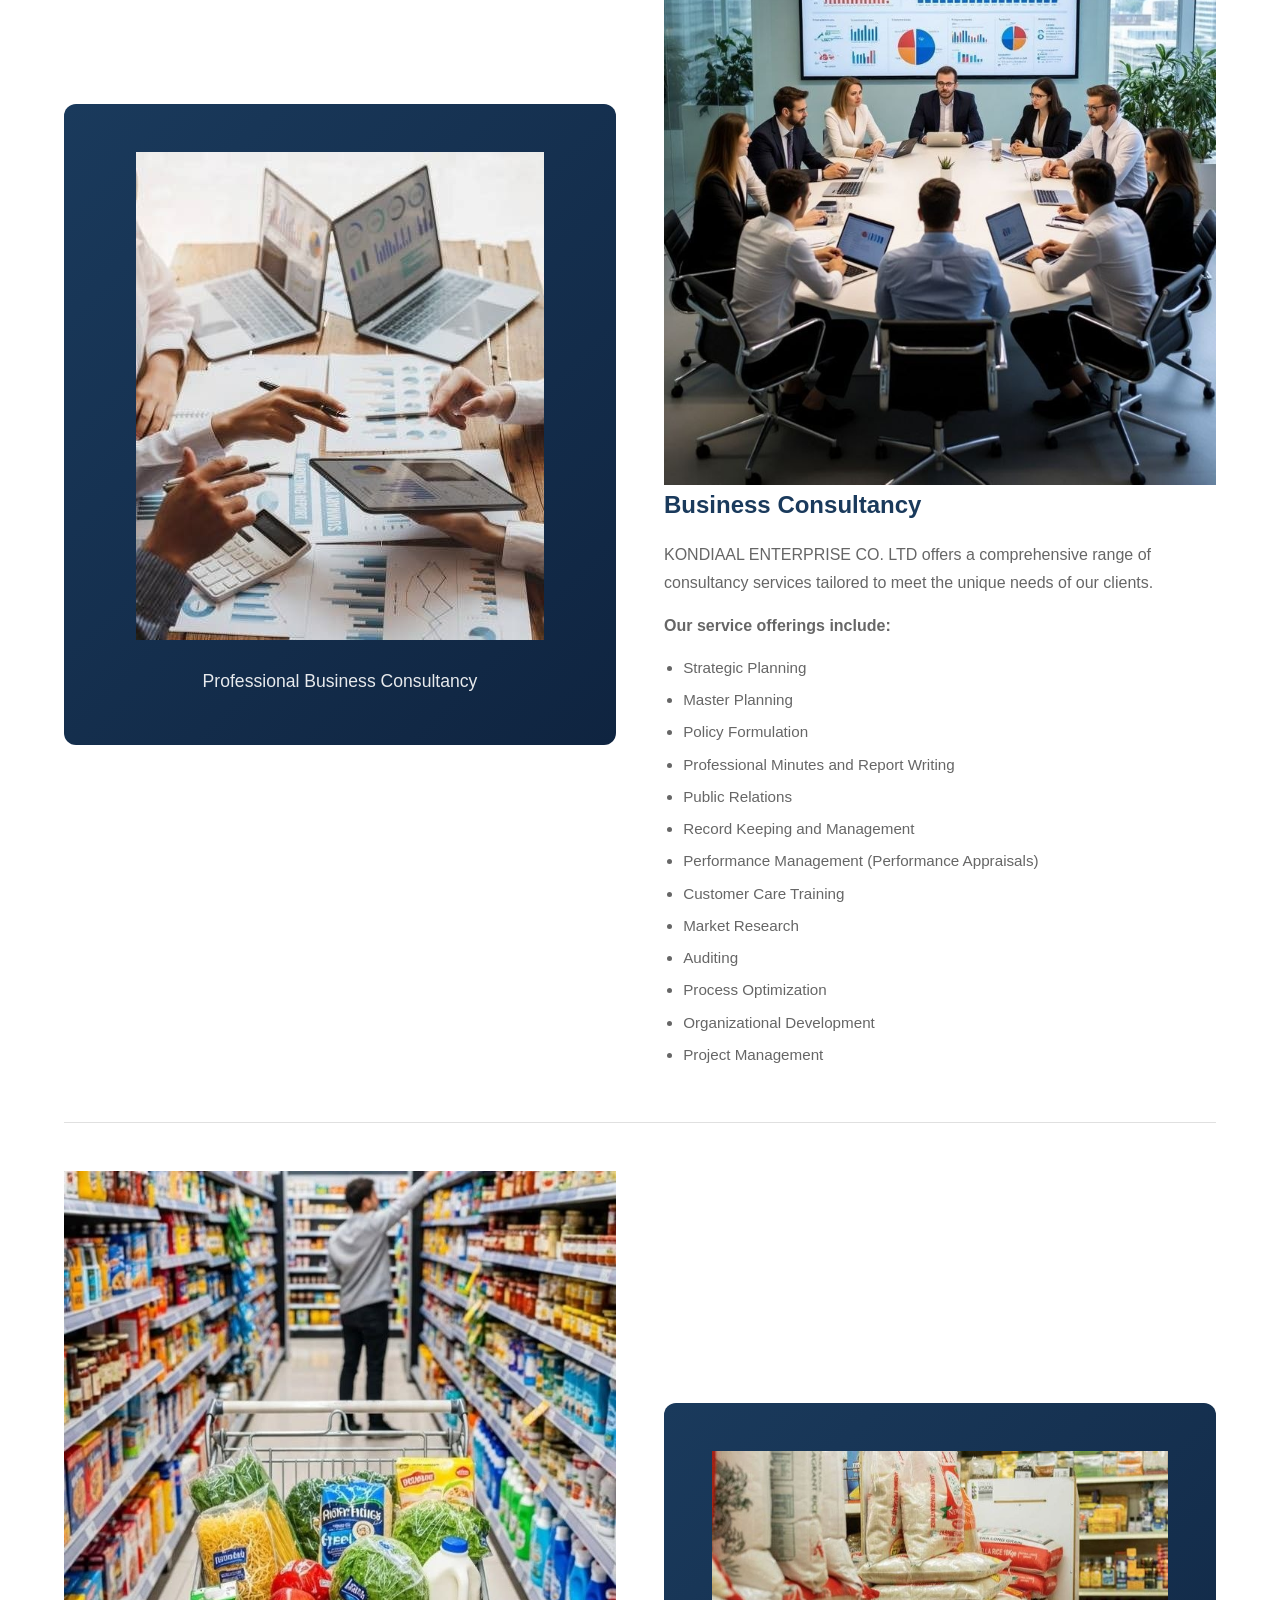
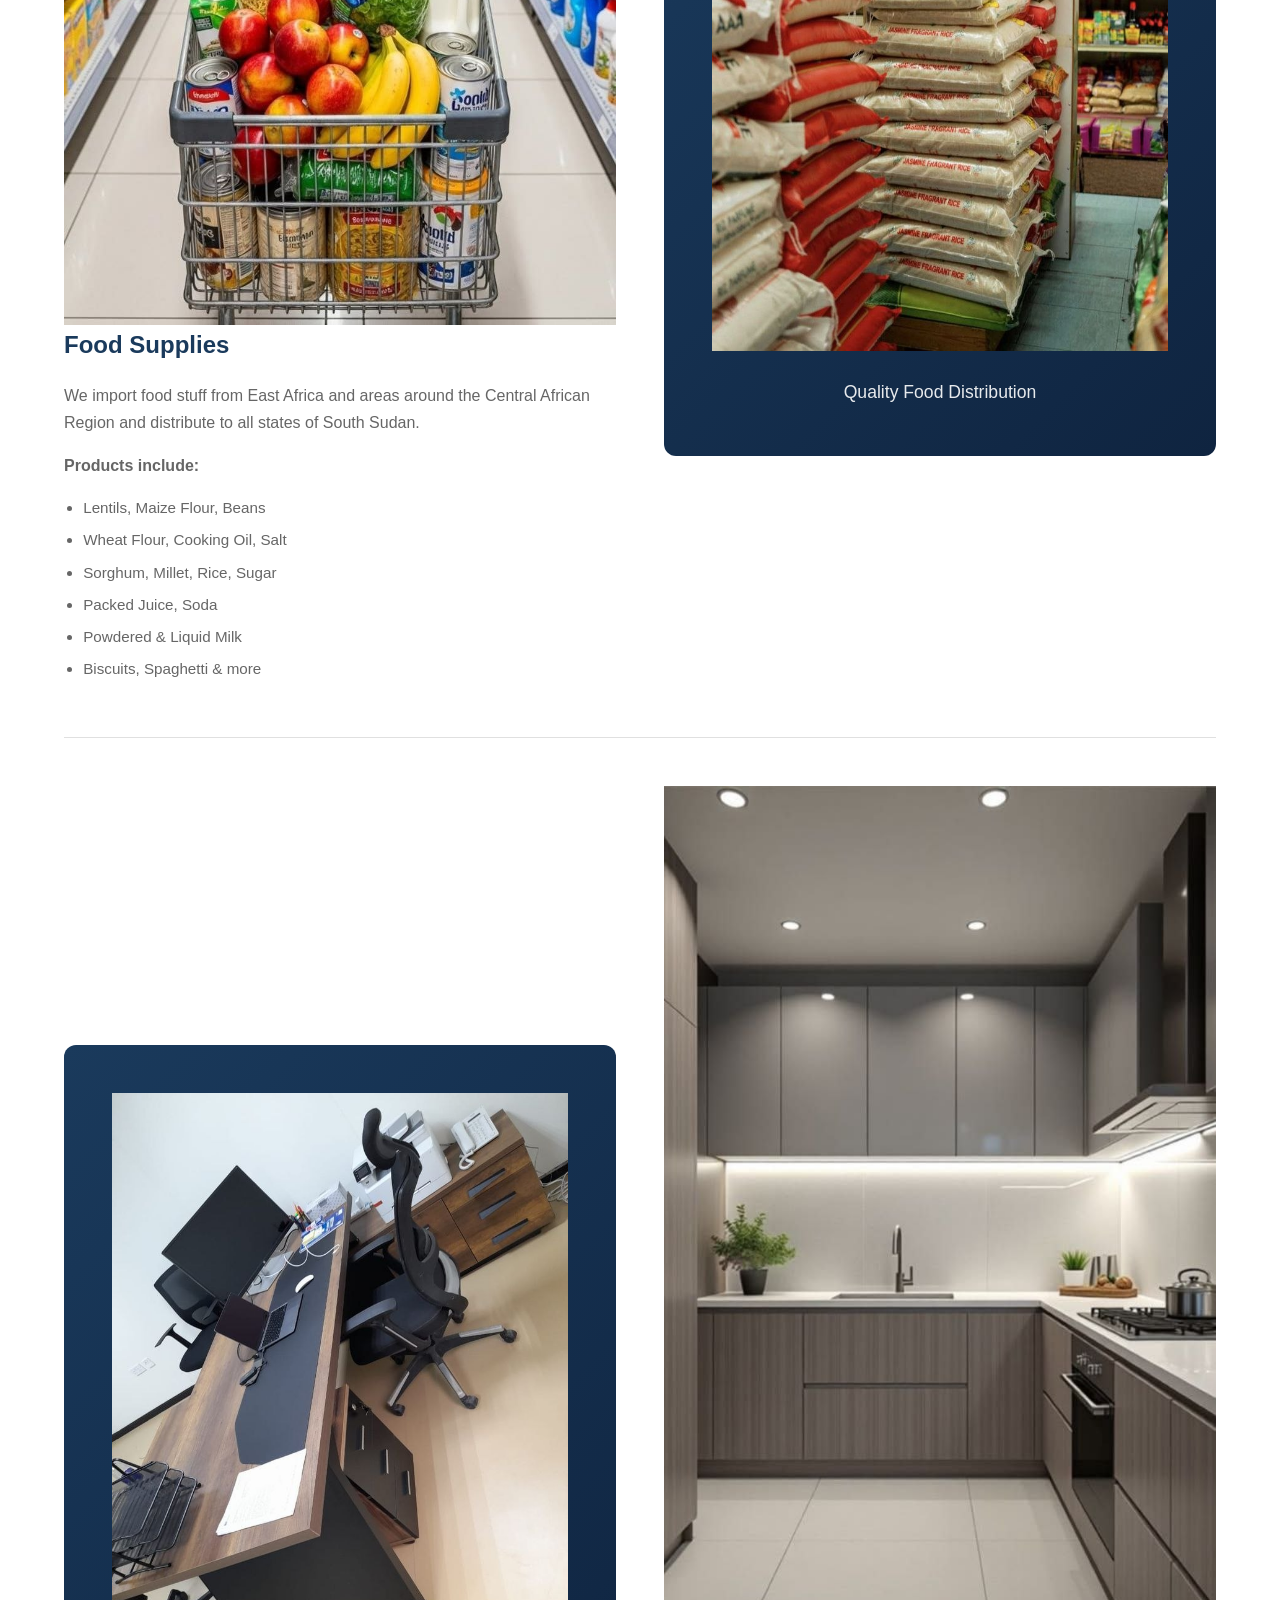
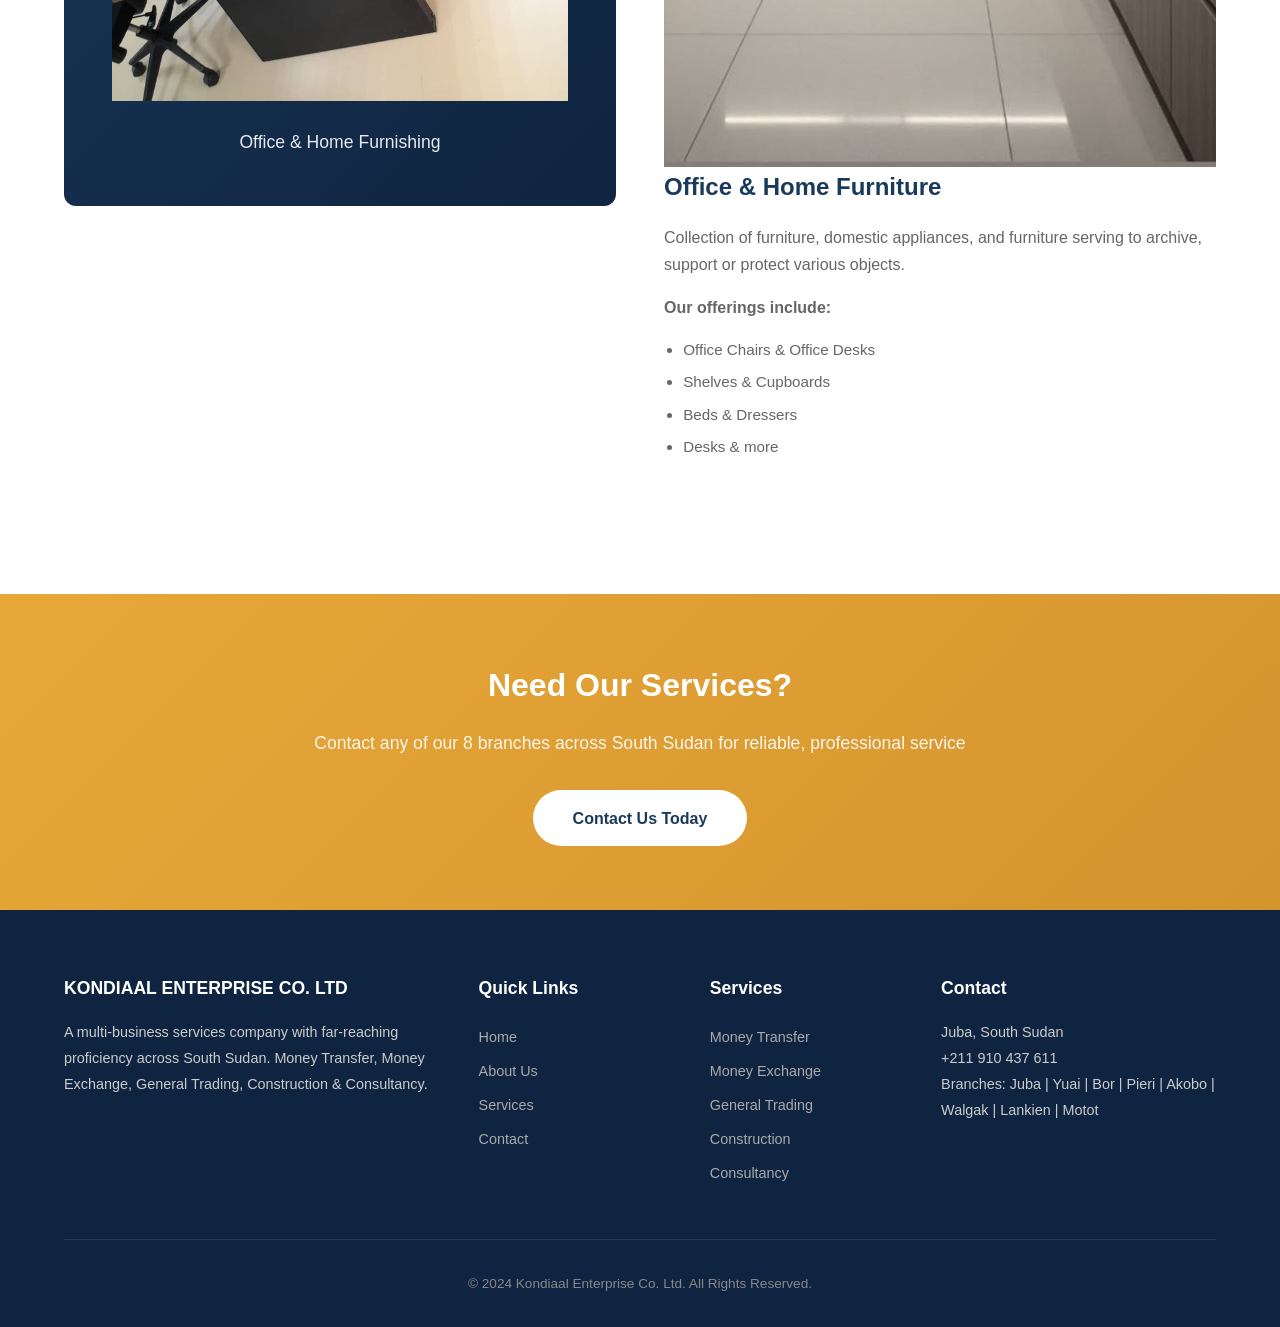
<file: Portfolio/KONDIAAL/services.html>
<!DOCTYPE html>
<html lang="en">
<head>
  <meta charset="UTF-8">
  <meta name="viewport" content="width=device-width, initial-scale=1.0">
  <title>Our Services - Kondiaal Enterprise Co. Ltd</title>
  <link rel="stylesheet" href="style.css">
</head>
<body>
  <!-- Navigation -->
  <nav class="navbar">
    <div class="container">
      <a href="index.html" class="nav-logo">
        <div class="logo-text"><span>KONDIAAL</span> Enterprise</div>
      </a>
      <div class="nav-links" id="navLinks">
        <a href="index.html">Home</a>
        <a href="about.html">About Us</a>
        <a href="services.html" class="active">Services</a>
        <a href="contact.html">Contact</a>
      </div>
      <div class="nav-toggle" id="navToggle">
        <span></span><span></span><span></span>
      </div>
    </div>
  </nav>

  <!-- Page Hero -->
  <section class="page-hero">
    <div class="container">
      <h1>Our Services</h1>
      <p>Comprehensive solutions for money transfer, trading, construction, and consultancy</p>
    </div>
  </section>

  
  <section class="section">
    <div class="container">
      <div class="section-title">
        <h2>Complete Service Portfolio</h2>
        <p>From money transfer to construction, we deliver quality across every sector</p>
        <div class="accent-line"></div>
      </div>

      
      <div class="service-detail">
        <div class="service-detail-content">
          <div class="service-detail-text">
            <img src="send2.jpg" alt="Money Transfer">
            <h3>Money Transfer - Across the Country</h3>
            <p>KONDIAAL ENTERPRISE CO. LTD primarily embodies the Money transfer field across the region and within the country. We are efficient, reliable and time conscious in our sending and money receiving across our branches.</p>
            <p>Our team is professional in this field with a reputable period of trustworthiness and reliability. Our rates are always authentically truthful to ensure your money value is maintained regardless of where you are sending to.</p>
            <p><strong>Available at all branches:</strong></p>
            <ul>
              <li>Juba</li>
              <li>Yuai</li>
              <li>Bor</li>
              <li>Pieri</li>
              <li>Akobo</li>
              <li>Walgak</li>
              <li>Lankien</li>
              <li>Motot</li>
            </ul>
          </div>
          <div class="service-detail-visual">
            <img src="send.jpg" alt="Money Transfer"><br>
            <p>Fast & Secure Money Transfer Nationwide</p>
          </div>
        </div>
      </div>

      <!-- Money Transfer Regional -->
      <div class="service-detail">
        <div class="service-detail-content reverse">
          <div class="service-detail-text">
            <img src="east.jpg" alt="Money Transfer">
            <h3>Money Transfer - Across East Africa</h3>
            <p>At all our branches within South Sudan, you can reliably send & receive money within the East African Region fast & secure. You can send money to Uganda, Kenya, Tanzania, Ethiopia and all around East Africa through different service providers.</p>
            <p><strong>Service Providers:</strong></p>
            <div class="providers-list">
              <span class="provider-badge">MTN Mobile Money</span>
              <span class="provider-badge">M-Gurush</span>
              <span class="provider-badge">Nile Pay</span>
              <span class="provider-badge">M-Pesa</span>
              <span class="provider-badge">Airtel Money</span>
              <span class="provider-badge">Digicash</span>
            </div>
          </div>
          <div class="service-detail-visual">
            <img src="across.jpg" alt="Money Transfer"><br>
            <p>Regional Coverage Across East Africa</p>
          </div>
        </div>
      </div>

      <!-- Money Exchange -->
      <div class="service-detail">
        <div class="service-detail-content">
          <div class="service-detail-text">
            <img src="exchange.jpg" alt="Money Exchange">
            <h3>Money Exchange (Forex)</h3>
            <p>KONDIAAL through its different offices across the country in Konyokonyo, Yuai, Motot, Bor, Pieri, Akobo, Walgak & Lankien provides a service of money exchange for foreign currencies.</p>
            <p>Kondiaal Enterprise Co. Ltd offers bank beating rates, fantastic customer services and excellent 5-star rating on money transfer services both home & internationally.</p>
          </div>
          <div class="service-detail-visual">
            <img src="forex.jpg" alt="Money Exchange"><br>
            <p>Competitive Foreign Exchange Rates</p>
          </div>
        </div>
      </div>

      <!-- Airtime -->
      <div class="service-detail">
        <div class="service-detail-content reverse">
          <div class="service-detail-text">
            <img src="mtn.jpg" alt="Airtime">
            <h3>Airtime Wholesale (Float)</h3>
            <p>We offer the wholesale of airtime at all our entries in the country. Contact us for bulk airtime purchases.</p>
            <p><strong>Available Networks:</strong></p>
            <div class="providers-list">
              <span class="provider-badge mtn-badge">MTN</span>
              <span class="provider-badge">Zain</span>
              <span class="provider-badge">Digitel</span>
            </div>
          </div>
          <div class="service-detail-visual">
            <img src="za.jpg" alt="Airtime"><br>
            <p>Wholesale Airtime for All Networks</p>
          </div>
        </div>
      </div>

      <!-- General Trading -->
      <div class="service-detail">
        <div class="service-detail-content">
          <div class="service-detail-text">
            <img src="gen.jpg" alt="General Trading">
            <h3>General Trading Services</h3>
            <p>As a dynamic and dedicated team of professionals, with our wealth of experience and knowledge, we play a key role to ensure success where others may struggle. Kondiaal Enterprise Co. Ltd is a solution-driven company that trades fit-for-purpose, innovative, environment-friendly, high quality and cost-effective products.</p>
            <p>We are trusted by our clients, NGOs & International organizations to deliver the products required by those in need and those responding to emergency.</p>
            <p><strong>Our Supplies Include:</strong></p>
            <ul>
              <li>Food Supplies</li>
              <li>Building Materials</li>
              <li>Home & Office Furnitures</li>
              <li>Relief Items</li>
              <li>Stationeries</li>
              <li>Electronics</li>
              <li>WASH Items & more</li>
              <li>Logistics & Transportation</li>
            </ul>
          </div>
          <div class="service-detail-visual">
            <img src="gentrading.jpg" alt="General Trading"><br>
            <p>Quality Supplies & General Trading</p>
          </div>
        </div>
      </div>

      <!-- Construction -->
      <div class="service-detail">
        <div class="service-detail-content reverse">
          <div class="service-detail-text">
            <img src="construc.jpg" alt="General Trading">
            <h3>Construction Services</h3>
            <p>We provide our services to government entities, oil and pipeline companies, public works agencies, municipal centres, education centres, real estate developers as well as individual commercial or residential sites.</p>
            <p><strong>Our structural engineering works include:</strong></p>
            <ul>
              <li>Construction of commercial buildings</li>
              <li>Structural Audits and Assessments</li>
              <li>Foundation Engineering</li>
              <li>Concrete Technology</li>
              <li>Concrete Rehabilitation</li>
            </ul>
          </div>
          <div class="service-detail-visual">
            <img src="cone.jpg" alt="General Trading"><br>
            <p>Professional Construction & Engineering</p>
          </div>
        </div>
      </div>

      <!-- Transportation -->
      <div class="service-detail">
        <div class="service-detail-content">
          <div class="service-detail-text">
            <img src="trans.jpg" alt="General Trading">
            <h3>Transportation & Logistics</h3>
            <p>KONDIAAL's field of activity in Logistics Management begins at the end of the production process with production-related services and ends with the delivery to the recipient.</p>
            <p><strong>We offer:</strong></p>
            <ul>
              <li>Concept Consulting</li>
              <li>Information Logistics & IT-Solutions</li>
              <li>Outbound & Procurement</li>
              <li>Project Planning</li>
              <li>Spare Parts Logistics</li>
              <li>Supply Chain Management</li>
              <li>Tracking & Tracing</li>
              <li>Transportation & Warehousing</li>
            </ul>
          </div>
          <div class="service-detail-visual">
            <img src="logistic.jpg" alt="Transportation & Logistics"><br>
            <p>Complete Logistics Solutions</p>
          </div>
        </div>
      </div>

      <!-- Consultancy -->
      <div class="service-detail">
        <div class="service-detail-content reverse">
          <div class="service-detail-text">
            <img src="constult.jpg" alt="General Trading">
            <h3>Business Consultancy</h3>
            <p>KONDIAAL ENTERPRISE CO. LTD offers a comprehensive range of consultancy services tailored to meet the unique needs of our clients.</p>
            <p><strong>Our service offerings include:</strong></p>
            <ul>
              <li>Strategic Planning</li>
              <li>Master Planning</li>
              <li>Policy Formulation</li>
              <li>Professional Minutes and Report Writing</li>
              <li>Public Relations</li>
              <li>Record Keeping and Management</li>
              <li>Performance Management (Performance Appraisals)</li>
              <li>Customer Care Training</li>
              <li>Market Research</li>
              <li>Auditing</li>
              <li>Process Optimization</li>
              <li>Organizational Development</li>
              <li>Project Management</li>
            </ul>
          </div>
          <div class="service-detail-visual">
            <img src="busin.jpg" alt="General Trading"><br>
            <p>Professional Business Consultancy</p>
          </div>
        </div>
      </div>

      <!-- Food Supplies -->
      <div class="service-detail">
        <div class="service-detail-content">
          <div class="service-detail-text">
            <img src="food.jpg" alt="General Trading">
            <h3>Food Supplies</h3>
            <p>We import food stuff from East Africa and areas around the Central African Region and distribute to all states of South Sudan.</p>
            <p><strong>Products include:</strong></p>
            <ul>
              <li>Lentils, Maize Flour, Beans</li>
              <li>Wheat Flour, Cooking Oil, Salt</li>
              <li>Sorghum, Millet, Rice, Sugar</li>
              <li>Packed Juice, Soda</li>
              <li>Powdered & Liquid Milk</li>
              <li>Biscuits, Spaghetti & more</li>
            </ul>
          </div>
          <div class="service-detail-visual">
            <img src="foods.jpg" alt="General Trading"><br>
            <p>Quality Food Distribution</p>
          </div>
        </div>
      </div>

      <!-- Office Furniture -->
      <div class="service-detail">
        <div class="service-detail-content reverse">
          <div class="service-detail-text">
            <img src="home.jpg" alt="General Trading">
            <h3>Office & Home Furniture</h3>
            <p>Collection of furniture, domestic appliances, and furniture serving to archive, support or protect various objects.</p>
            <p><strong>Our offerings include:</strong></p>
            <ul>
              <li>Office Chairs & Office Desks</li>
              <li>Shelves & Cupboards</li>
              <li>Beds & Dressers</li>
              <li>Desks & more</li>
            </ul>
          </div>
          <div class="service-detail-visual">
            <img src="funi.jpg" alt="Office & Home Furniture"><br>
            <p>Office & Home Furnishing</p>
          </div>
        </div>
      </div>
    </div>
  </section>

  <!-- CTA -->
  <section class="cta-section">
    <div class="container">
      <h2>Need Our Services?</h2>
      <p>Contact any of our 8 branches across South Sudan for reliable, professional service</p>
      <a href="contact.html" class="cta-btn">Contact Us Today</a>
    </div>
  </section>

  <!-- Footer -->
  <footer class="footer">
    <div class="container">
      <div class="footer-grid">
        <div class="footer-col">
          <h4>KONDIAAL ENTERPRISE CO. LTD</h4>
          <p>A multi-business services company with far-reaching proficiency across South Sudan. Money Transfer, Money Exchange, General Trading, Construction & Consultancy.</p>
        </div>
        <div class="footer-col">
          <h4>Quick Links</h4>
          <a href="index.html">Home</a>
          <a href="about.html">About Us</a>
          <a href="services.html">Services</a>
          <a href="contact.html">Contact</a>
        </div>
        <div class="footer-col">
          <h4>Services</h4>
          <a href="services.html">Money Transfer</a>
          <a href="services.html">Money Exchange</a>
          <a href="services.html">General Trading</a>
          <a href="services.html">Construction</a>
          <a href="services.html">Consultancy</a>
        </div>
        <div class="footer-col">
          <h4>Contact</h4>
          <p>Juba, South Sudan</p>
          <p>+211 910 437 611</p>
          <p class="footer-branches">Branches: Juba | Yuai | Bor | Pieri | Akobo | Walgak | Lankien | Motot</p>
        </div>
      </div>
      <div class="footer-bottom">
        <p>&copy; 2024 Kondiaal Enterprise Co. Ltd. All Rights Reserved.</p>
      </div>
    </div>
  </footer>

  <script src="script.js"></script>
</body>
</html>
</file>
<file: Portfolio/css/style.css>
/* ============================================================
   Muoch Gatluak - Portfolio
   Luna palette: cool aqua-to-navy gradient. Deep navy surfaces,
   aqua accents. Layout built from a modular, mobile-first
   design system.
   ============================================================ */

:root {
  /* ---- Luna palette, lightest -> darkest ---- */
  --sky-aqua: #a7ebf2;      /* lightest - soft highlights            */
  --ocean-teal: #54acbf;    /* accent, calm but vibrant              */
  --deep-marine: #26658c;   /* mid blue, borders and hover surfaces  */
  --midnight-blue: #023859; /* raised surfaces / cards                */
  --abyss-navy: #011c40;    /* darkest - page background              */

  --bg: #011c40;
  --bg-alt: #011c40;
  --surface: #011c40;
  --card: #023859;
  --card-2: #023859;
  --card-hover: #1c4f74;
  --text: #eaf6fa;
  --text-muted: #a7ebf2;
  --text-dim: #7fc3d4;
  --heading-plain: #ffffff;
  --white: #ffffff;
  --ink: #011c40;

  --accent: #54acbf;
  --accent-soft: #a7ebf2;
  --border: rgba(167, 235, 242, 0.25);
  --accent-grad: linear-gradient(135deg, #54acbf, #a7ebf2);
  --shadow: rgba(1, 12, 30, 0.6);
  --nav-bg: rgba(1, 28, 64, 0.88);

  --accent-wash: rgba(84, 172, 191, 0.14);
  --accent-glow: rgba(84, 172, 191, 0.32);
  --accent-glow-strong: rgba(84, 172, 191, 0.45);
  --accent-ring: rgba(167, 235, 242, 0.3);
  --accent-ring-faint: rgba(84, 172, 191, 0.16);

  /* ---- structural tokens ---- */
  --line: rgba(167, 235, 242, 0.22);
  --line-soft: rgba(255, 255, 255, 0.08);
  --line-strong: rgba(167, 235, 242, 0.45);
  --radius: 16px;
  --radius-sm: 12px;
  --pill: 999px;
  --gutter: clamp(20px, 6.8vw, 64px);
  --gap: clamp(18px, 3vw, 28px);
  --pill-bg: rgba(255, 255, 255, 0.1);
  --pill-border: rgba(255, 255, 255, 0.16);
}

html[data-theme="light"] {
  --bg: #e9f5f9;
  --bg-alt: #ffffff;
  --surface: #e9f5f9;
  --card: #ffffff;
  --card-2: #e2f2f7;
  --card-hover: #d5eef5;
  --text: #011c40;
  --text-muted: #023859;
  --text-dim: #26658c;
  --heading-plain: #011c40;
  --white: #ffffff;
  --ink: #011c40;

  --accent: #26658c;
  --accent-soft: #023859;
  --border: rgba(38, 101, 140, 0.3);
  --accent-grad: linear-gradient(135deg, #54acbf, #a7ebf2);
  --shadow: rgba(1, 28, 64, 0.14);
  --nav-bg: rgba(255, 255, 255, 0.92);

  --accent-wash: rgba(38, 101, 140, 0.1);
  --accent-glow: rgba(38, 101, 140, 0.24);
  --accent-glow-strong: rgba(38, 101, 140, 0.34);
  --accent-ring: rgba(38, 101, 140, 0.22);
  --accent-ring-faint: rgba(38, 101, 140, 0.14);

  --line: rgba(38, 101, 140, 0.26);
  --line-soft: rgba(1, 28, 64, 0.09);
  --line-strong: rgba(38, 101, 140, 0.5);

  --pill-bg: rgba(1, 28, 64, 0.06);
  --pill-border: rgba(1, 28, 64, 0.12);
}

* { margin: 0; padding: 0; box-sizing: border-box; }

html { scroll-behavior: smooth; }

body {
  font-family: "Inter", "Segoe UI", system-ui, -apple-system, "Helvetica Neue", Arial, sans-serif;
  background: var(--bg);
  color: var(--text);
  line-height: 1.6;
  font-size: 16px;
  -webkit-font-smoothing: antialiased;
  transition: background 0.35s ease, color 0.35s ease;
  overflow-x: hidden;
}

img { max-width: 100%; display: block; }

a { color: var(--text); text-decoration: none; transition: color 0.22s ease, opacity 0.22s ease; }
a:hover { color: var(--text-muted); }

h1, h2, h3, h4 { font-weight: 600; line-height: 1.15; letter-spacing: -0.02em; }

.container { width: min(1180px, 100% - var(--gutter) * 2); margin-inline: auto; }

.section { padding: clamp(64px, 8vw, 108px) 0; }
.section--alt { background: var(--bg-alt); }

/* ---------- Section headers (centred, per the mockup) ---------- */
.section-head { text-align: center; margin-bottom: clamp(34px, 4vw, 56px); }
.section-head .eyebrow {
  font-size: 12px;
  letter-spacing: 3px;
  text-transform: uppercase;
  color: var(--accent);
  margin-bottom: 12px;
}
/* Heading boxes: plain words are pure white, the accent span keeps the teal */
.section-title { font-size: clamp(1.75rem, 3.4vw, 2.5rem); color: var(--heading-plain); }
.section-title span { color: var(--accent); }
.section-intro {
  color: var(--text-muted);
  font-size: 0.95rem;
  max-width: 60ch;
  margin: 16px auto 0;
  line-height: 1.7;
}
.section-intro--narrow { max-width: 52ch; }
.section-heading--center { text-align: center; }

.eyebrow {
  font-size: 12px;
  letter-spacing: 3px;
  text-transform: uppercase;
  color: var(--accent);
  margin-bottom: 12px;
}

.text-center { text-align: center; }
.text-accent { color: var(--accent); }
.mt-16 { margin-top: 16px; }
.mt-40 { margin-top: 40px; }

/* ---------- Navbar ---------- */
.navbar {
  position: sticky;
  top: 0;
  z-index: 100;
  background: var(--nav-bg);
  -webkit-backdrop-filter: blur(14px) saturate(140%);
  backdrop-filter: blur(14px) saturate(140%);
  border-bottom: 1px solid var(--line-soft);
}
/* 1fr auto 1fr keeps the link pill optically centred in the container,
   matching the reference layout, whatever the wordmark/actions widths. */
.nav-inner {
  display: grid;
  grid-template-columns: minmax(0, 1fr) auto minmax(0, 1fr);
  align-items: center;
  gap: 16px;
  min-height: 64px;
  padding: 10px 0;
}
.brand {
  display: flex;
  align-items: center;
  gap: 10px;
  color: var(--text);
  flex-shrink: 0;
}
.brand .brand-mark {
  width: 30px;
  height: 30px;
  border-radius: 50%;
  object-fit: cover;
  flex-shrink: 0;
  border: 1px solid var(--line-strong);
}
.brand .brand-text { font-size: 0.95rem; font-weight: 600; letter-spacing: -0.01em; }
.brand .brand-text span { color: var(--accent); }

/* the pill: rounded container holding the primary links */
.nav-links {
  display: flex;
  align-items: center;
  gap: 2px;
  list-style: none;
  padding: 4px;
  border-radius: var(--pill);
  background: var(--pill-bg);
  border: 1px solid var(--pill-border);
  -webkit-backdrop-filter: blur(10px);
  backdrop-filter: blur(10px);
  justify-self: center;
}
.nav-links a {
  display: block;
  padding: 6px 8px;
  border-radius: var(--pill);
  font-size: 0.72rem;
  color: var(--text-muted);
  white-space: nowrap;
  transition: background 0.22s ease, color 0.22s ease;
}
.nav-links a:hover { color: var(--text); background: var(--card-hover); }
.nav-links a.active {
  color: var(--accent);
  background: var(--accent-wash);
  font-weight: 600;
}

.nav-actions { display: flex; align-items: center; gap: 10px; flex-shrink: 0; justify-self: end; }

.nav-cta {
  display: inline-flex;
  align-items: center;
  padding: 9px 20px;
  border-radius: var(--pill);
  background: var(--accent-grad);
  color: var(--ink);
  font-size: 0.86rem;
  font-weight: 600;
  white-space: nowrap;
  transition: transform 0.22s ease, box-shadow 0.22s ease;
}
.nav-cta:hover {
  transform: translateY(-2px);
  box-shadow: 0 8px 20px var(--accent-glow);
  color: var(--ink);
}

.theme-toggle {
  width: 38px;
  height: 38px;
  border-radius: 50%;
  border: 1px solid var(--line);
  background: transparent;
  color: var(--text-muted);
  font-family: inherit;
  font-size: 0.72rem;
  cursor: pointer;
  display: grid;
  place-items: center;
  transition: background 0.22s ease, color 0.22s ease;
}
.theme-toggle:hover { background: var(--card-2); color: var(--text); }

.hamburger {
  display: none;
  flex-direction: column;
  gap: 5px;
  background: none;
  border: none;
  cursor: pointer;
  padding: 8px;
}
.hamburger span {
  width: 22px;
  height: 2px;
  background: var(--text);
  transition: 0.3s;
}

/* ---------- Buttons ---------- */
.btn {
  display: inline-flex;
  align-items: center;
  gap: 8px;
  padding: 12px 24px;
  border-radius: var(--pill);
  font-family: inherit;
  font-size: 0.9rem;
  font-weight: 600;
  cursor: pointer;
  border: 1px solid transparent;
  transition: transform 0.22s ease, background 0.22s ease, color 0.22s ease, border-color 0.22s ease;
}
.btn-primary { background: var(--accent-grad); color: var(--ink); box-shadow: 0 8px 24px var(--accent-glow); }
.btn-primary:hover { transform: translateY(-3px); box-shadow: 0 12px 30px var(--accent-glow-strong); color: var(--ink); }
.btn-outline { background: transparent; border-color: var(--accent); color: var(--accent); }
.btn-outline:hover { background: var(--accent); color: var(--ink); transform: translateY(-3px); }
.btn-download { margin-top: 18px; }

/* ---------- Hero ---------- */
.hero { padding: clamp(56px, 7vw, 96px) 0 clamp(48px, 6vw, 80px); }
.hero-grid {
  display: grid;
  /* reference: text column fills the left, portrait column is ~37% of the
     container and starts at ~70% of its width */
  grid-template-columns: minmax(0, 1fr) minmax(0, 37%);
  gap: clamp(32px, 6vw, 72px);
  align-items: center;
}
.hero-grid > .reveal:first-child { max-width: 560px; }
.hero-eyebrow {
  font-size: 0.82rem;
  color: var(--text-muted);
  margin-bottom: 14px;
  display: flex;
  align-items: center;
  gap: 8px;
}
.hero-eyebrow::before {
  content: "";
  width: 22px;
  height: 1px;
  background: var(--line-strong);
}
.hero-role {
  font-size: clamp(0.86rem, 1.5vw, 1rem);
  color: var(--accent);
  letter-spacing: 0.01em;
  margin-bottom: 18px;
  line-height: 1.5;
}
.card-icon svg {
  width: 20px;
  height: 20px;
  fill: none;
  stroke: currentColor;
  stroke-width: 1.6;
  stroke-linecap: round;
  stroke-linejoin: round;
}
.hero-name {
  font-size: clamp(2rem, 4.4vw, 3.15rem);
  line-height: 1.08;
  letter-spacing: -0.03em;
  font-weight: 600;
}
.hero-name .accent { color: var(--accent); }
.hero-name .dim { color: var(--text-muted); }
.hero-text {
  color: var(--text-muted);
  font-size: 0.93rem;
  line-height: 1.75;
  max-width: 44ch;
  margin-top: 18px;
}
.hero-cta { display: flex; gap: 12px; margin-top: 28px; flex-wrap: wrap; align-items: center; }
.hero-meta {
  display: flex;
  gap: 22px;
  margin-top: 26px;
  flex-wrap: wrap;
  font-size: 0.8rem;
  color: var(--text-dim);
}
.hero-meta span { display: inline-flex; align-items: center; gap: 7px; }
.hero-meta span::before {
  content: "";
  width: 5px;
  height: 5px;
  border-radius: 50%;
  background: var(--line-strong);
}

/* portrait in the hero - circular, with a soft aqua ring */
.hero-photo-wrap { display: grid; place-items: center; }
.hero-photo {
  width: 100%;
  max-width: 340px;
  aspect-ratio: 1 / 1;
  border-radius: 50%;
  overflow: hidden;
  border: 3px solid var(--accent);
  background: var(--surface);
  box-shadow: 0 0 0 10px var(--accent-ring-faint);
  position: relative;
}
.hero-photo::after {
  content: "";
  position: absolute;
  inset: 0;
  border-radius: 50%;
  background: linear-gradient(180deg, transparent 65%, rgba(0, 0, 0, 0.4));
  pointer-events: none;
}
.hero-photo .inner { width: 100%; height: 100%; }
.hero-photo .initials { display: block; width: 100%; height: 100%; }
.hero-photo img {
  width: 100%;
  height: 100%;
  object-fit: cover;
  object-position: center 20%;
}

/* ---------- Socials ---------- */
.socials { display: flex; gap: 10px; margin-top: 24px; flex-wrap: wrap; }
.socials a {
  width: 38px;
  height: 38px;
  border-radius: 50%;
  border: 1px solid var(--line);
  display: grid;
  place-items: center;
  color: var(--text-muted);
  transition: background 0.22s ease, color 0.22s ease, border-color 0.22s ease, transform 0.22s ease;
}
.socials a svg { width: 17px; height: 17px; fill: currentColor; display: block; }
.socials a:hover {
  background: var(--accent-grad);
  color: var(--ink);
  border-color: transparent;
  transform: translateY(-3px);
}

/* ---------- Card (bordered surface, per the mockup) ---------- */
.grid { display: grid; gap: var(--gap); }
.grid-2 { grid-template-columns: repeat(2, minmax(0, 1fr)); }
.grid-3 { grid-template-columns: repeat(3, minmax(0, 1fr)); }
.grid-4 { grid-template-columns: repeat(4, minmax(0, 1fr)); }

.card {
  background: var(--card);
  border: 1px solid var(--line);
  border-radius: var(--radius);
  padding: 26px 24px;
  display: flex;
  flex-direction: column;
  transition: transform 0.28s ease, border-color 0.28s ease, background 0.28s ease;
}
.card:hover { transform: translateY(-4px); border-color: var(--line-strong); background: var(--card-hover); }
.card h3, .card h2 { font-size: 1.02rem; font-weight: 600; margin-bottom: 10px; }
.card p { color: var(--text-muted); font-size: 0.86rem; line-height: 1.7; }
.card-icon {
  width: 40px;
  height: 40px;
  display: grid;
  place-items: center;
  border-radius: 10px;
  background: var(--accent-wash);
  border: 1px solid var(--line);
  color: var(--accent);
  font-size: 1.1rem;
  margin-bottom: 18px;
  overflow: hidden;
}
.card-icon img { width: 100%; height: 100%; object-fit: cover; }

/* full-bleed image at the top of a service card */
.card-media {
  margin: -26px -24px 18px;
  aspect-ratio: 16 / 10;
  overflow: hidden;
  background: var(--surface);
}
.card-media img {
  width: 100%;
  height: 100%;
  object-fit: cover;
  display: block;
  transition: transform 0.4s ease;
}
.card:hover .card-media img { transform: scale(1.06); }
.card-rule { height: 1px; background: var(--line); margin: 20px 0 16px; }
.svc-tags { color: var(--text-dim); font-size: 0.76rem; letter-spacing: 0.01em; }
.card-foot {
  font-size: 0.78rem;
  color: var(--text-dim);
  margin-top: 14px;
}
.card-link {
  margin-top: auto;
  padding-top: 16px;
  font-size: 0.82rem;
  color: var(--text);
  display: inline-flex;
  align-items: center;
  gap: 6px;
}
  .card-link::after { content: "\2192"; transition: transform 0.22s ease; }
.card-link:hover::after { transform: translateX(4px); }

/* ---------- Service card: title / body / tag / link ---------- */
.svc-card .svc-title {
  font-size: 0.95rem;
  font-weight: 600;
  line-height: 1.3;
  margin-bottom: 10px;
}
.svc-card .svc-body {
  color: var(--text-muted);
  font-size: 0.83rem;
  line-height: 1.7;
  margin-bottom: 18px;
}
.svc-card .svc-tags {
  font-size: 0.75rem;
  color: var(--text-dim);
  letter-spacing: 0.01em;
}

/* ---------- Approach (3-up, icon + label) ---------- */
.approach {
  display: grid;
  grid-template-columns: repeat(3, 1fr);
  gap: clamp(10px, 1.6vw, 22px);
}
.approach-item {
  display: flex;
  align-items: center;
  gap: 14px;
  background: var(--card-2);
  border: 1px solid var(--line);
  border-radius: var(--radius);
  padding: 20px 22px;
  transition: border-color 0.28s ease, background 0.28s ease, transform 0.28s ease;
}
.approach-item:hover { border-color: var(--line-strong); background: var(--card-hover); transform: translateY(-3px); }
.approach-item .ai-icon {
  width: 34px;
  height: 34px;
  flex-shrink: 0;
  border-radius: 50%;
  background: var(--accent-grad);
  color: var(--ink);
  display: grid;
  place-items: center;
  font-size: 0.9rem;
}
.approach-item .ai-text { font-size: 0.88rem; font-weight: 500; line-height: 1.4; }

/* ---------- Stats (narrow centred 3-up) ---------- */
.stats {
  display: grid;
  grid-template-columns: repeat(3, 1fr);
  gap: var(--gap);
  max-width: clamp(240px, 38%, 460px);
  margin: 0 auto;
  text-align: center;
}
.stat .num {
  font-size: 1.5rem;
  font-weight: 600;
  color: var(--accent);
  letter-spacing: -0.02em;
  margin-bottom: 4px;
}
.stat .label { font-size: 0.78rem; color: var(--text-muted); line-height: 1.4; }
.stat {
  padding: 10px 12px;
  margin: -10px -12px;
  border-radius: 10px;
  transition: background-color 0.22s ease, transform 0.22s ease;
}
.stat:hover { background: var(--card-hover); transform: translateY(-3px); }
.stat:hover .num { color: var(--accent-soft); }

/* ---------- Skill card (heading + list) ---------- */
.skill-card .sk-title {
  font-size: 0.88rem;
  font-weight: 600;
  margin-bottom: 16px;
  padding-bottom: 14px;
  border-bottom: 1px solid var(--line);
}
.skill-card ul { list-style: none; display: grid; gap: 10px; }
.skill-card li {
  font-size: 0.82rem;
  color: var(--text-muted);
  display: flex;
  align-items: center;
  gap: 9px;
  border-radius: 8px;
  padding: 3px 8px;
  margin: -3px -8px;
  transition: background-color 0.22s ease, color 0.22s ease, padding-left 0.22s ease;
}
.skill-card li::before {
  content: "";
  width: 4px;
  height: 4px;
  border-radius: 50%;
  background: var(--text-dim);
  flex-shrink: 0;
  transition: background-color 0.22s ease, transform 0.22s ease;
}
.skill-card li:hover {
  background: var(--card-hover);
  color: var(--text);
  padding-left: 14px;
}
.skill-card li:hover::before { background: var(--accent); transform: scale(1.5); }

/* ---------- Skills: line-by-line cascade (on scroll, via transition so the
   resting state never depends on a lingering animation) ---------- */
.skill-card ul.skills-armed li {
  opacity: 0;
  transform: translateX(-18px);
  transition: opacity 0.55s cubic-bezier(0.22, 0.61, 0.36, 1),
              transform 0.55s cubic-bezier(0.22, 0.61, 0.36, 1);
}
.skill-card ul.skills-armed li:nth-child(1) { transition-delay: 0.04s; }
.skill-card ul.skills-armed li:nth-child(2) { transition-delay: 0.12s; }
.skill-card ul.skills-armed li:nth-child(3) { transition-delay: 0.2s; }
.skill-card ul.skills-armed li:nth-child(4) { transition-delay: 0.28s; }
.skill-card ul.skills-armed li:nth-child(5) { transition-delay: 0.36s; }
.skill-card ul.skills-armed li:nth-child(6) { transition-delay: 0.44s; }
.skill-card ul.skills-armed li:nth-child(7) { transition-delay: 0.52s; }
.skill-card ul.skills-armed li:nth-child(8) { transition-delay: 0.6s; }

.skill-card ul.skills-live li { opacity: 1; transform: translateX(0); }

/* ---------- Skills: line-by-line march while the box is pointed at ---------- */
.skill-card:hover ul li {
  animation: lineWave 1.1s ease-in-out infinite both;
  opacity: 1;
}
.skill-card:hover ul li:nth-child(1) { animation-delay: 0s; }
.skill-card:hover ul li:nth-child(2) { animation-delay: 0.11s; }
.skill-card:hover ul li:nth-child(3) { animation-delay: 0.22s; }
.skill-card:hover ul li:nth-child(4) { animation-delay: 0.33s; }
.skill-card:hover ul li:nth-child(5) { animation-delay: 0.44s; }
.skill-card:hover ul li:nth-child(6) { animation-delay: 0.55s; }
.skill-card:hover ul li:nth-child(7) { animation-delay: 0.66s; }
.skill-card:hover ul li:nth-child(8) { animation-delay: 0.77s; }

@keyframes lineWave {
  0%, 100% { transform: translateX(0); }
  45%      { transform: translateX(7px); }
}

@media (prefers-reduced-motion: reduce) {
  .skill-card:hover ul li { animation: none; }
}

/* ---------- About ---------- */
.about-grid { display: grid; grid-template-columns: 0.8fr 1.2fr; gap: 48px; align-items: start; }
.about-card {
  background: var(--card);
  border: 1px solid var(--line);
  border-radius: var(--radius);
  padding: 36px 30px;
  text-align: center;
}
.about-card .big-initials {
  width: 132px;
  height: 132px;
  margin: 0 auto 20px;
  border-radius: 50%;
  overflow: hidden;
  border: 1px solid var(--line-strong);
}
.about-card .big-initials img { width: 100%; height: 100%; object-fit: cover; }
.about-card h3 { font-size: 1.15rem; margin-bottom: 8px; }
.about-card p { color: var(--text-muted); font-size: 0.86rem; }
.about-text p { color: var(--text-muted); margin-bottom: 16px; font-size: 0.95rem; line-height: 1.8; }
.about-stats { display: flex; gap: 34px; margin-top: 30px; flex-wrap: wrap; }
.about-stats .stat .num { font-size: 1.5rem; font-weight: 600; color: var(--accent); }
.about-stats .stat .label { color: var(--text-muted); font-size: 0.8rem; }

/* ---------- Timeline (Education / Leadership) ---------- */
.timeline { position: relative; margin-top: 24px; }
.timeline::before {
  content: "";
  position: absolute;
  left: 7px;
  top: 6px;
  bottom: 6px;
  width: 1px;
  background: var(--line);
}
.timeline-item { position: relative; padding: 0 0 34px 38px; }
.timeline-item h3,
.timeline-item .tl-date,
.timeline-item .meta,
.timeline-item p {
  transition: color 0.22s ease, transform 0.22s ease;
}
.timeline-item:hover h3 { color: var(--accent-soft); transform: translateX(5px); }
.timeline-item:hover p,
.timeline-item:hover .meta { color: var(--text-muted); }
.timeline-item::before {
  content: "";
  position: absolute;
  left: 0;
  top: 6px;
  width: 15px;
  height: 15px;
  border-radius: 50%;
  background: var(--accent-grad);
  box-shadow: 0 0 0 5px var(--accent-ring);
}
.timeline-item h3 { font-size: 1.02rem; }
.timeline-item .tl-date {
  display: inline-block;
  font-size: 0.7rem;
  letter-spacing: 0.08em;
  text-transform: uppercase;
  color: var(--accent);
  border: 1px solid var(--line);
  border-radius: var(--pill);
  padding: 3px 10px;
  margin-bottom: 10px;
}
.timeline-item .meta { color: var(--text-dim); font-size: 0.8rem; margin: 5px 0 7px; }
.timeline-item p { color: var(--text-muted); font-size: 0.88rem; }

/* ---------- Skill bars ---------- */
.skill-row { margin-bottom: 24px; }
.skill-row .skill-head {
  display: flex;
  justify-content: space-between;
  margin-bottom: 9px;
  font-size: 0.86rem;
}
.skill-head span:last-child { color: var(--text-dim); font-size: 0.8rem; }
.skill-bar {
  height: 8px;
  border-radius: var(--pill);
  background: var(--bg-alt);
  border: 1px solid var(--border);
  overflow: hidden;
}
.skill-bar span {
  display: block;
  height: 100%;
  width: 0;
  background: var(--accent-grad);
  border-radius: var(--pill);
  transition: width 1.4s cubic-bezier(0.2, 0.8, 0.2, 1);
}

/* ---------- Featured Book ---------- */
.book-grid { display: grid; grid-template-columns: 0.7fr 1.3fr; gap: 48px; align-items: center; }
.book-cover {
  aspect-ratio: 2 / 3;
  border-radius: var(--radius);
  background: var(--card);
  border: 1px solid var(--line);
  overflow: hidden;
  display: block;
  box-shadow: 0 18px 44px var(--shadow);
  transition: transform 0.35s ease, border-color 0.35s ease;
}
.book-cover img { width: 100%; height: 100%; object-fit: cover; display: block; }
.book-cover:hover { transform: translateY(-5px); border-color: var(--accent); }
.book-quote {
  border-left: 3px solid var(--accent);
  padding-left: 20px;
  font-style: italic;
  color: var(--text-muted);
  margin: 22px 0;
  font-size: 0.95rem;
}

/* ---------- Contact ---------- */
.contact-grid { display: grid; grid-template-columns: 1fr 1fr; gap: 36px; }
.contact-item {
  display: flex;
  align-items: center;
  gap: 14px;
  background: var(--card);
  border: 1px solid var(--line);
  border-radius: var(--radius);
  padding: 18px 20px;
  margin-bottom: 14px;
  transition: border-color 0.25s ease, background 0.25s ease, transform 0.25s ease;
}
.contact-item:hover { transform: translateX(4px); background: var(--card-hover); border-color: var(--line-strong); }
.contact-item .ci-icon {
  width: 42px;
  height: 42px;
  flex-shrink: 0;
  border-radius: 10px;
  background: var(--accent-wash);
  color: var(--accent);
  display: grid;
  place-items: center;
  font-size: 1.1rem;
}
.contact-item .ci-label { color: var(--text-dim); font-size: 0.76rem; }
.contact-item .ci-value { color: var(--text); font-size: 0.92rem; word-break: break-word; }

.contact-form { background: var(--card); border: 1px solid var(--line); border-radius: var(--radius); padding: 30px; }
.form-group { margin-bottom: 16px; }
.form-group label { display: block; margin-bottom: 7px; color: var(--text-muted); font-size: 0.82rem; }
.form-group input,
.form-group textarea {
  width: 100%;
  font-family: inherit;
  font-size: 0.9rem;
  padding: 11px 14px;
  border-radius: 10px;
  border: 1px solid var(--line);
  background: var(--surface);
  color: var(--text);
  transition: border-color 0.22s ease;
}
.form-group input:focus,
.form-group textarea:focus { outline: 2px solid var(--accent); border-color: var(--accent); }
.form-note { margin-top: 14px; color: var(--text-dim); font-size: 0.8rem; }

/* ---------- Footer ---------- */
.footer { background: var(--bg-alt); border-top: 1px solid var(--line-soft); padding: 56px 0 28px; }
.footer-grid { display: grid; grid-template-columns: 1.6fr 1fr 1fr; gap: 40px; }
.footer h4 { font-size: 0.8rem; text-transform: uppercase; letter-spacing: 3px; color: var(--accent); margin-bottom: 16px; }
.footer p { color: var(--text-muted); font-size: 0.86rem; }
.footer a { color: var(--text-muted); font-size: 0.86rem; }
.footer a:hover { color: var(--text); }
.footer ul { list-style: none; }
.footer ul li { margin-bottom: 9px; }

/* Explore column: links sit in one horizontal row across the full footer width */
.footer-brand { grid-column: 1; grid-row: 1; }
.footer-contact { grid-column: 3; grid-row: 1; }
.footer-explore {
  grid-column: 1 / -1;
  grid-row: 2;
  padding-top: 28px;
  border-top: 1px solid var(--line-soft);
}
.footer-nav {
  display: flex;
  flex-wrap: wrap;
  gap: 10px 26px;
  align-items: center;
}
.footer-nav li { margin-bottom: 0; }
.footer-bottom {
  text-align: center;
  margin-top: 44px;
  padding-top: 22px;
  border-top: 1px solid var(--line-soft);
  color: var(--text-dim);
  font-size: 0.8rem;
}

/* ---------- Page header ---------- */
.page-header { padding: 64px 0 48px; border-bottom: 1px solid var(--line-soft); }
.page-header h1 { font-size: clamp(1.9rem, 4vw, 2.8rem); color: var(--heading-plain); }
.page-header h1 span { color: var(--accent); }
.breadcrumb { color: var(--text-dim); margin-top: 12px; font-size: 0.84rem; }
.breadcrumb a { color: var(--accent); }

/* ---------- Utilities ---------- */
.centered { justify-content: center; }
.centered-text, .reveal-centered { text-align: center; }
.reveal-centered .section-intro { margin-inline: auto; }
.section-action { margin-top: 34px; text-align: center; }
.spacing-bottom-lg { margin-bottom: clamp(32px, 4vw, 52px); }
.btn-full { width: 100%; justify-content: center; }
.muted-text { color: var(--text-muted); font-size: 0.95rem; line-height: 1.8; }
.spaced { margin-top: 16px; }
.spaced-lg { margin-top: clamp(24px, 3vw, 34px); }
.book-subtitle { color: var(--text-muted); font-size: 0.88rem; margin-bottom: 8px; }
.hero-cta--spaced { margin-top: 28px; }

/* ---------- Reveal ---------- */
.reveal { opacity: 0; transform: translateY(24px); transition: opacity 0.6s ease, transform 0.6s ease; }
.reveal.visible { opacity: 1; transform: translateY(0); }

/* ---------- Tags ---------- */
.tag-list { display: flex; flex-wrap: wrap; gap: 8px; }
.tag-list--center { justify-content: center; }
.tag {
  display: inline-block;
  padding: 6px 14px;
  border-radius: var(--pill);
  border: 1px solid var(--line);
  background: var(--card);
  color: var(--text-muted);
  font-size: 0.78rem;
  transition: background 0.22s ease, color 0.22s ease, border-color 0.22s ease;
}
a.tag:hover, .tag:hover { background: var(--accent-grad); color: var(--ink); border-color: transparent; }
.tag a { color: inherit; }

/* ---------- Scroll to top ---------- */
.scroll-top {
  position: fixed;
  right: clamp(16px, 3vw, 28px);
  bottom: clamp(16px, 3vw, 28px);
  width: 44px;
  height: 44px;
  display: grid;
  place-items: center;
  border-radius: 50%;
  border: 1px solid var(--line);
  background: var(--card);
  color: var(--accent);
  font-size: 1.05rem;
  line-height: 1;
  cursor: pointer;
  z-index: 90;
  box-shadow: 0 10px 28px var(--shadow);
  transition: transform 0.22s ease, border-color 0.22s ease, background 0.22s ease;
}
.scroll-top:hover { transform: translateY(-3px); border-color: var(--line-strong); }
.scroll-top[hidden] { display: none; }
.scroll-top:focus-visible { outline: 2px solid var(--accent); outline-offset: 3px; }

/* ---------- Project filtering ---------- */
.filter-bar {
  display: flex;
  flex-wrap: wrap;
  gap: 8px;
  justify-content: center;
  margin-bottom: clamp(28px, 3.5vw, 40px);
}
.filter-btn {
  padding: 8px 16px;
  border-radius: var(--pill);
  border: 1px solid var(--line);
  background: transparent;
  color: var(--text-muted);
  font-family: inherit;
  font-size: 0.8rem;
  cursor: pointer;
  transition: background 0.22s ease, color 0.22s ease, border-color 0.22s ease;
}
.filter-btn:hover { color: var(--text); border-color: var(--line-strong); }
.filter-btn.is-active {
  background: var(--accent-grad);
  color: var(--ink);
  border-color: transparent;
  font-weight: 600;
}
.filter-btn:focus-visible { outline: 2px solid var(--accent); outline-offset: 2px; }
.filter-empty { text-align: center; color: var(--text-muted); padding: 40px 0; }

/* ---------- Project card ---------- */
.project-card { padding: 0; overflow: hidden; }
.project-media {
  aspect-ratio: 16 / 10;
  overflow: hidden;
  background: var(--surface);
  border-bottom: 1px solid var(--line);
}
.project-media img {
  width: 100%;
  height: 100%;
  object-fit: cover;
  transition: transform 0.5s ease;
}
.project-card:hover .project-media img { transform: scale(1.04); }
.project-body { padding: 24px; display: flex; flex-direction: column; flex: 1; }
.project-body h3 { margin-bottom: 10px; }
.project-actions { display: flex; gap: 10px; flex-wrap: wrap; margin-top: 18px; }
.project-actions .btn { padding: 9px 16px; font-size: 0.8rem; }
.project-cat {
  font-size: 0.7rem;
  text-transform: uppercase;
  letter-spacing: 2px;
  color: var(--accent);
  margin-bottom: 10px;
}

/* ---------- 4-up stats (spec categories) ---------- */
.stats-4 {
  grid-template-columns: repeat(4, 1fr);
  max-width: 640px;
}

/* ---------- CTA panel ---------- */
.cta-panel {
  text-align: center;
  padding: clamp(36px, 5vw, 64px) clamp(24px, 4vw, 56px);
  border: 1px solid var(--line);
  border-radius: var(--radius);
  background: var(--card);
}
.cta-panel h2 { font-size: clamp(1.4rem, 2.8vw, 2.1rem); color: var(--heading-plain); }
.cta-panel h2 span { color: var(--accent); }
.cta-panel .section-intro { margin-inline: auto; }
.cta-panel .hero-cta { justify-content: center; margin-top: 28px; }

/* ---------- Writing / articles ---------- */
.write-list { list-style: none; display: grid; gap: var(--gap); }
.write-item {
  display: flex;
  gap: 16px;
  align-items: flex-start;
  padding: 20px 22px;
  border: 1px solid var(--line);
  border-radius: var(--radius-sm);
  background: var(--card);
  transition: border-color 0.22s ease, background 0.22s ease, transform 0.22s ease;
}
.write-item:hover { border-color: var(--line-strong); background: var(--card-hover); transform: translateY(-2px); }
.write-kind {
  flex-shrink: 0;
  font-size: 0.66rem;
  text-transform: uppercase;
  letter-spacing: 1.6px;
  color: var(--accent);
  border: 1px solid var(--line);
  border-radius: var(--pill);
  padding: 4px 10px;
  min-width: 84px;
  text-align: center;
}
.write-item h4 { font-size: 0.98rem; font-weight: 600; margin-bottom: 4px; }
.write-item p { color: var(--text-muted); font-size: 0.85rem; line-height: 1.65; }

/* ---------- Footer extras ---------- */
.footer .footer-role { color: var(--text); font-weight: 500; margin-bottom: 8px; }
.footer .footer-tagline { color: var(--accent); letter-spacing: 0.04em; margin-top: 8px; }
.footer-bottom p { margin: 0; }
.footer-bottom .footer-tagline { color: var(--accent); }
.footer .socials { margin-top: 20px; }

/* ---------- Responsive ----------
   The reference layout renders its full desktop structure (2-col hero,
   4-col grids, 3-col approach, inline nav pill) inside 736px, so the
   layout only collapses below 720px. */
@media (max-width: 720px) {
  .hero-grid { grid-template-columns: 1fr; }
  .hero-photo-wrap { order: -1; }
  .hero-photo { max-width: 320px; }
  .hero-text { margin-inline: 0; }
  .hero-cta, .socials, .hero-meta { justify-content: flex-start; }
  .about-grid, .book-grid, .contact-grid { grid-template-columns: 1fr; }
  .grid-3, .grid-2 { grid-template-columns: 1fr; }
  .grid-4 { grid-template-columns: repeat(2, minmax(0, 1fr)); }
  .approach { grid-template-columns: 1fr; }
  .footer-grid { grid-template-columns: 1fr; }
  .footer-brand, .footer-contact, .footer-explore {
    grid-column: 1;
    grid-row: auto;
  }
}

@media (max-width: 1040px) {
  .nav-inner { display: flex; justify-content: space-between; gap: 12px; }
  .hamburger { display: flex; }
  .nav-links {
    position: fixed;
    inset: 64px 0 auto 0;
    flex-direction: column;
    align-items: stretch;
    gap: 2px;
    background: var(--nav-bg);
    -webkit-backdrop-filter: blur(16px);
    backdrop-filter: blur(16px);
    padding: 16px;
    border: none;
    border-bottom: 1px solid var(--line);
    border-radius: 0;
    transform: translateY(-150%);
    transition: transform 0.32s ease;
    z-index: 99;
  }
  .nav-links.open { transform: translateY(0); }
  .nav-links a { padding: 12px 16px; }
}

@media (max-width: 540px) {
  .grid-4 { grid-template-columns: 1fr; }
  .stats { max-width: 300px; }
  .stats-4 { grid-template-columns: repeat(2, 1fr); max-width: 340px; }
  .card { padding: 22px 20px; }
  .nav-cta { display: none; }
  .write-item { flex-direction: column; gap: 10px; }
  .write-kind { align-self: flex-start; }
}

@media (max-width: 420px) {
  .about-stats { gap: 20px; }
}

@media (prefers-reduced-motion: reduce) {
  html { scroll-behavior: auto; }
  .reveal { opacity: 1; transform: none; transition: none; }
  * { animation-duration: 0.01ms !important; transition-duration: 0.01ms !important; }
}
</file>
<file: Portfolio/KONDIAAL/style.css>
/* ===== RESET & BASE ===== */
*, *::before, *::after {
  margin: 0;
  padding: 0;
  box-sizing: border-box;
}

:root {
  --primary: #1a3a5c;
  --primary-dark: #0f2440;
  --accent: #e8a838;
  --accent-hover: #d4942e;
  --text: #333;
  --text-light: #666;
  --bg: #ffffff;
  --bg-light: #f8f9fa;
  --bg-dark: #1a1a2e;
  --border: #e0e0e0;
  --shadow: 0 4px 20px rgba(0,0,0,0.08);
  --shadow-lg: 0 10px 40px rgba(0,0,0,0.12);
  --radius: 12px;
  --transition: all 0.3s ease;
}

html {
  scroll-behavior: smooth;
}

body {
  font-family: 'Segoe UI', -apple-system, BlinkMacSystemFont, Roboto, sans-serif;
  line-height: 1.7;
  color: var(--text);
  background: var(--bg);
}

a {
  text-decoration: none;
  color: inherit;
  transition: var(--transition);
}

ul { list-style: none; }

img {
  max-width: 100%;
  display: block;
}

.container {
  max-width: 1200px;
  margin: 0 auto;
  padding: 0 1.5rem;
}

/* ===== NAVIGATION ===== */
.navbar {
  position: fixed;
  top: 0;
  left: 0;
  right: 0;
  z-index: 1000;
  background: var(--primary-dark);
  padding: 0.8rem 0;
  box-shadow: 0 2px 10px rgba(0,0,0,0.3);
}

.navbar .container {
  display: flex;
  align-items: center;
  justify-content: space-between;
}

.nav-logo {
  display: flex;
  align-items: center;
  gap: 0.8rem;
}

.nav-logo .logo-text {
  font-size: 1.3rem;
  font-weight: 800;
  color: #fff;
  letter-spacing: 1px;
}

.nav-logo .logo-text span {
  color: var(--accent);
}

.nav-links {
  display: flex;
  gap: 2rem;
  align-items: center;
}

.nav-links a {
  color: #ddd;
  font-weight: 500;
  font-size: 0.95rem;
  padding: 0.4rem 0;
  border-bottom: 2px solid transparent;
}

.nav-links a:hover, .nav-links a.active {
  color: var(--accent);
  border-bottom-color: var(--accent);
}

.nav-toggle {
  display: none;
  flex-direction: column;
  cursor: pointer;
  gap: 5px;
}

.nav-toggle span {
  width: 25px;
  height: 3px;
  background: #fff;
  border-radius: 2px;
  transition: var(--transition);
}

/* ===== HERO ===== */
.hero {
  background: linear-gradient(135deg, var(--primary-dark) 0%, var(--primary) 50%, #2a5a8c 100%);
  color: #fff;
  padding: 10rem 0 6rem;
  text-align: center;
  position: relative;
  overflow: hidden;
}

.hero::before {
  content: '';
  position: absolute;
  top: -50%;
  right: -30%;
  width: 80%;
  height: 200%;
  background: radial-gradient(ellipse, rgba(232, 168, 56, 0.1) 0%, transparent 70%);
}

.hero h1 {
  font-size: 3.2rem;
  font-weight: 800;
  margin-bottom: 1rem;
  letter-spacing: -0.5px;
}

.hero h1 span {
  color: var(--accent);
}

.hero .tagline {
  font-size: 1.3rem;
  opacity: 0.9;
  margin-bottom: 1.5rem;
  font-style: italic;
}

.hero .subtitle {
  font-size: 1.05rem;
  opacity: 0.8;
  max-width: 700px;
  margin: 0 auto 2.5rem;
}

.hero-btn {
  display: inline-block;
  padding: 0.9rem 2.5rem;
  background: var(--accent);
  color: #fff;
  font-weight: 700;
  border-radius: 50px;
  font-size: 1rem;
  transition: var(--transition);
  box-shadow: 0 4px 15px rgba(232, 168, 56, 0.3);
}

.hero-btn:hover {
  background: var(--accent-hover);
  transform: translateY(-2px);
  box-shadow: 0 6px 20px rgba(232, 168, 56, 0.4);
}

/* ===== SECTION STYLES ===== */
.section {
  padding: 5rem 0;
}

.section-light {
  background: var(--bg-light);
}

.section-title {
  text-align: center;
  margin-bottom: 3rem;
}

.section-title h2 {
  font-size: 2.2rem;
  color: var(--primary);
  margin-bottom: 0.8rem;
  font-weight: 700;
}

.section-title p {
  color: var(--text-light);
  font-size: 1.1rem;
  max-width: 600px;
  margin: 0 auto;
}

.section-title .accent-line {
  width: 60px;
  height: 4px;
  background: var(--accent);
  margin: 1rem auto 0;
  border-radius: 2px;
}

/* ===== SERVICES GRID ===== */
.services-grid {
  display: grid;
  grid-template-columns: repeat(auto-fit, minmax(280px, 1fr));
  gap: 2rem;
}

.service-card {
  background: #fff;
  padding: 2rem;
  border-radius: var(--radius);
  box-shadow: var(--shadow);
  transition: var(--transition);
  border: 1px solid var(--border);
  text-align: center;
}

.service-card:hover {
  transform: translateY(-5px);
  box-shadow: var(--shadow-lg);
  border-color: var(--accent);
}

.service-card .icon {
  width: 70px;
  height: 70px;
  background: linear-gradient(135deg, var(--primary), var(--accent));
  border-radius: 50%;
  display: flex;
  align-items: center;
  justify-content: center;
  margin: 0 auto 1.2rem;
  font-size: 1.8rem;
}

.service-card h3 {
  font-size: 1.15rem;
  color: var(--primary);
  margin-bottom: 0.7rem;
}

.service-card p {
  color: var(--text-light);
  font-size: 0.9rem;
}

/* ===== ABOUT SECTION ===== */
.about-content {
  display: grid;
  grid-template-columns: 1fr 1fr;
  gap: 4rem;
  align-items: center;
}

.about-text h3 {
  font-size: 1.4rem;
  color: var(--primary);
  margin-bottom: 1rem;
}

.about-text p {
  color: var(--text-light);
  margin-bottom: 1rem;
}

.about-image {
  background: linear-gradient(135deg, var(--primary-dark), var(--primary));
  border-radius: var(--radius);
  padding: 3rem;
  color: #fff;
  text-align: center;
}

.about-image h3 {
  font-size: 1.8rem;
  margin-bottom: 1rem;
  color: var(--accent);
}

.about-image p {
  opacity: 0.9;
  font-style: italic;
  font-size: 1.1rem;
}
.provider-badge{
  cursor: pointer;

}
.provider-badge:hover {
  background: var(--accent);
  color: #fff;
  transform: translateY(-2px);
  box-shadow: 0 6px 20px rgba(232, 168, 56, 0.4);
}

/* ===== VALUES GRID ===== */
.values-grid {
  display: grid;
  grid-template-columns: repeat(auto-fit, minmax(220px, 1fr));
  gap: 1.5rem;
}

.value-card {
  background: #fff;
  padding: 1.5rem;
  border-radius: var(--radius);
  text-align: center;
  border: 1px solid var(--border);
  transition: var(--transition);
}

.value-card:hover {
  border-color: var(--accent);
  box-shadow: var(--shadow);
}

.value-card .icon {
  font-size: 2rem;
  margin-bottom: 0.8rem;
}

.value-card h4 {
  color: var(--primary);
  font-size: 0.95rem;
  margin-bottom: 0.4rem;
}

.value-card p {
  color: var(--text-light);
  font-size: 0.85rem;
}

/* ===== MISSION VISION ===== */
.mv-grid {
  display: grid;
  grid-template-columns: repeat(auto-fit, minmax(300px, 1fr));
  gap: 2rem;
}

.mv-card {
  background: #fff;
  padding: 2.5rem;
  border-radius: var(--radius);
  box-shadow: var(--shadow);
  border-left: 5px solid var(--accent);
}

.mv-card h3 {
  color: var(--primary);
  font-size: 1.3rem;
  margin-bottom: 1rem;
}

.mv-card p {
  color: var(--text-light);
}

/* ===== BRANCHES ===== */
.branches-grid {
  display: grid;
  grid-template-columns: repeat(auto-fit, minmax(200px, 1fr));
  gap: 1.2rem;
}

.branch-card {
  background: #fff;
  padding: 1.5rem;
  border-radius: var(--radius);
  text-align: center;
  box-shadow: var(--shadow);
  border-top: 3px solid var(--accent);
}

.branch-card h4 {
  color: var(--primary);
  margin-bottom: 0.5rem;
}

.branch-card p {
  color: var(--text-light);
  font-size: 0.9rem;
}

/* ===== CONTACT FORM ===== */
.contact-grid {
  display: grid;
  grid-template-columns: 1fr 1fr;
  gap: 3rem;
}

.contact-form {
  display: flex;
  flex-direction: column;
  gap: 1.2rem;
}

.contact-form input,
.contact-form textarea {
  padding: 0.9rem 1.2rem;
  border: 1px solid var(--border);
  border-radius: 8px;
  font-size: 1rem;
  font-family: inherit;
  transition: var(--transition);
}

.contact-form input:focus,
.contact-form textarea:focus {
  outline: none;
  border-color: var(--accent);
  box-shadow: 0 0 0 3px rgba(232, 168, 56, 0.1);
}

.contact-form textarea {
  resize: vertical;
  min-height: 140px;
}

.contact-form button {
  padding: 0.9rem 2rem;
  background: var(--accent);
  color: #fff;
  border: none;
  border-radius: 50px;
  font-size: 1rem;
  font-weight: 700;
  cursor: pointer;
  transition: var(--transition);
  align-self: flex-start;
}

.contact-form button:hover {
  background: var(--accent-hover);
  transform: translateY(-2px);
}

.contact-info h3 {
  color: var(--primary);
  margin-bottom: 1.5rem;
  font-size: 1.3rem;
}

.contact-info .info-item {
  display: flex;
  gap: 1rem;
  margin-bottom: 1.2rem;
  align-items: flex-start;
}

.contact-info .info-item .icon {
  width: 40px;
  height: 40px;
  background: var(--bg-light);
  border-radius: 50%;
  display: flex;
  align-items: center;
  justify-content: center;
  flex-shrink: 0;
  font-size: 1.1rem;
}

.contact-info .info-item p {
  color: var(--text-light);
  font-size: 0.95rem;
}

.contact-info .info-item strong {
  color: var(--text);
  display: block;
  margin-bottom: 0.2rem;
}

/* ===== FOOTER ===== */
.footer {
  background: var(--primary-dark);
  color: #ccc;
  padding: 4rem 0 2rem;
}

.footer-grid {
  display: grid;
  grid-template-columns: 2fr 1fr 1fr 1.5fr;
  gap: 3rem;
  margin-bottom: 3rem;
}

.footer-col h4 {
  color: #fff;
  margin-bottom: 1rem;
  font-size: 1.1rem;
}

.footer-col p {
  font-size: 0.9rem;
  line-height: 1.8;
}

.footer-col a {
  display: block;
  color: #aaa;
  font-size: 0.9rem;
  padding: 0.3rem 0;
}

.footer-col a:hover {
  color: var(--accent);
}

.footer-bottom {
  border-top: 1px solid rgba(255,255,255,0.1);
  padding-top: 2rem;
  text-align: center;
  font-size: 0.85rem;
  color: #888;
}

/* ===== SERVICE DETAIL SECTIONS ===== */
.service-detail {
  padding: 3rem 0;
  border-bottom: 1px solid var(--border);
}
.service-card img{width:100%;
  border-radius: 8px;}
.service-detail:last-child {
  border-bottom: none;
}

.service-detail-content {
  display: grid;
  grid-template-columns: 1fr 1fr;
  gap: 3rem;
  align-items: center;
}

.service-detail-content.reverse {
  direction: rtl;
}

.service-detail-content.reverse > * {
  direction: ltr;
}
.provider-badge {
 transition: all 0.3s ease;
 
}
.mtn-hover-active {
  background-color: #d4942e;
  color:#d4942e;
  cursor: pointer;
}
.service-detail-text h3 {
  font-size: 1.5rem;
  color: var(--primary);
  margin-bottom: 1rem;
}

.service-detail-text p {
  color: var(--text-light);
  margin-bottom: 1rem;
}

.service-detail-text ul {
  padding-left: 1.2rem;
}

.service-detail-text ul li {
  list-style: disc;
  color: var(--text-light);
  margin-bottom: 0.4rem;
  font-size: 0.95rem;
}

.service-detail-visual {
  background: linear-gradient(135deg, var(--primary), var(--primary-dark));
  border-radius: var(--radius);
  padding: 3rem;
  text-align: center;
  color: #fff;
  min-height: 250px;
  display: flex;
  flex-direction: column;
  align-items: center;
  justify-content: center;
}

.service-detail-visual .big-icon {
  font-size: 4rem;
  margin-bottom: 1rem;
}

.service-detail-visual p {
  font-size: 1.1rem;
  opacity: 0.9;
}

/* ===== PAGE HERO (inner pages) ===== */
.page-hero {
  background: linear-gradient(135deg, var(--primary-dark), var(--primary));
  color: #fff;
  padding: 8rem 0 4rem;
  text-align: center;
}

.page-hero h1 {
  font-size: 2.8rem;
  font-weight: 800;
  margin-bottom: 0.8rem;
}

.page-hero p {
  font-size: 1.1rem;
  opacity: 0.85;
  max-width: 600px;
  margin: 0 auto;
}

/* ===== PARTNERS / PROVIDERS ===== */
.providers-list {
  display: flex;
  flex-wrap: wrap;
  gap: 1rem;
  justify-content: center;
  margin-top: 1.5rem;
}

.provider-badge {
  background: var(--bg-light);
  padding: 0.6rem 1.5rem;
  border-radius: 50px;
  font-weight: 600;
  font-size: 0.9rem;
  color: var(--primary);
  border: 1px solid var(--border);
}

/* ===== CTA SECTION ===== */
.cta-section {
  background: linear-gradient(135deg, var(--accent), var(--accent-hover));
  color: #fff;
  text-align: center;
  padding: 4rem 0;
}

.cta-section h2 {
  font-size: 2rem;
  margin-bottom: 1rem;
}

.cta-section p {
  font-size: 1.1rem;
  opacity: 0.9;
  margin-bottom: 2rem;
}

.cta-btn {
  display: inline-block;
  padding: 0.9rem 2.5rem;
  background: #fff;
  color: var(--primary);
  font-weight: 700;
  border-radius: 50px;
  transition: var(--transition);
}

.cta-btn:hover {
  transform: translateY(-2px);
  box-shadow: 0 6px 20px rgba(0,0,0,0.15);
}

/* ===== RESPONSIVE ===== */
@media (max-width: 992px) {
  .footer-grid {
    grid-template-columns: 1fr 1fr;
  }

  .about-content {
    grid-template-columns: 1fr;
    gap: 2rem;
  }

  .contact-grid {
    grid-template-columns: 1fr;
  }

  .service-detail-content,
  .service-detail-content.reverse {
    grid-template-columns: 1fr;
    direction: ltr;
  }
}

@media (max-width: 768px) {
  .nav-links {
    display: none;
    position: absolute;
    top: 100%;
    left: 0;
    right: 0;
    background: var(--primary-dark);
    flex-direction: column;
    padding: 1.5rem;
    gap: 1rem;
    box-shadow: 0 4px 10px rgba(0,0,0,0.3);
  }

  .nav-links.active {
    display: flex;
  }

  .nav-toggle {
    display: flex;
  }

  .hero {
    padding: 8rem 0 4rem;
  }

  .hero h1 {
    font-size: 2.2rem;
  }

  .hero .tagline {
    font-size: 1.1rem;
  }

  .page-hero {
    padding: 7rem 0 3rem;
  }

  .page-hero h1 {
    font-size: 2rem;
  }

  .section {
    padding: 3rem 0;
  }

  .section-title h2 {
    font-size: 1.8rem;
  }

  .footer-grid {
    grid-template-columns: 1fr;
    gap: 2rem;
  }

  .branches-grid {
    grid-template-columns: repeat(2, 1fr);
  }
}

@media (max-width: 480px) {
  .hero h1 {
    font-size: 1.8rem;
  }

  .branches-grid {
    grid-template-columns: 1fr;
  }

  .services-grid {
    grid-template-columns: 1fr;
  }
}

/* ===== JAVASCRIPT-POWERED STYLES ===== */

/* Preloader */
#preloader {
  position: fixed;
  top: 0;
  left: 0;
  width: 100%;
  height: 100%;
  background: var(--primary-dark);
  display: flex;
  align-items: center;
  justify-content: center;
  z-index: 9999;
  transition: opacity 0.5s ease, visibility 0.5s ease;
}

#preloader.hidden {
  opacity: 0;
  visibility: hidden;
}

.preloader-content {
  text-align: center;
}

.preloader-logo {
  font-size: 2.5rem;
  font-weight: 800;
  color: var(--accent);
  letter-spacing: 3px;
  margin-bottom: 1.5rem;
}

.preloader-spinner {
  width: 40px;
  height: 40px;
  border: 3px solid rgba(255,255,255,0.2);
  border-top-color: var(--accent);
  border-radius: 50%;
  margin: 0 auto;
  animation: spin 0.8s linear infinite;
}

@keyframes spin {
  to { transform: rotate(360deg); }
}

/* Scroll Progress Bar */
#scrollProgress {
  position: fixed;
  top: 0;
  left: 0;
  height: 3px;
  background: var(--accent);
  z-index: 10001;
  transition: width 0.1s linear;
  width: 0%;
}

/* Back to Top Button */
#backToTop {
  position: fixed;
  bottom: 2rem;
  right: 2rem;
  width: 50px;
  height: 50px;
  background: var(--accent);
  color: #fff;
  border: none;
  border-radius: 50%;
  font-size: 1.5rem;
  cursor: pointer;
  opacity: 0;
  visibility: hidden;
  transform: translateY(20px);
  transition: all 0.3s ease;
  z-index: 999;
  box-shadow: 0 4px 15px rgba(232, 168, 56, 0.3);
}

#backToTop.visible {
  opacity: 1;
  visibility: visible;
  transform: translateY(0);
}

#backToTop:hover {
  background: var(--accent-hover);
  transform: translateY(-3px);
  box-shadow: 0 6px 20px rgba(232, 168, 56, 0.4);
}

/* Scroll Animations */
.animate-element {
  opacity: 0;
  transform: translateY(30px);
  transition: opacity 0.6s ease, transform 0.6s ease;
}

.animate-element.animate-in {
  opacity: 1;
  transform: translateY(0);
}

.animate-child {
  opacity: 0;
  transform: translateY(20px);
  transition: opacity 0.5s ease, transform 0.5s ease;
}

.animate-child.animate-in {
  opacity: 1;
  transform: translateY(0);
}

/* Navbar Scroll Effect */
.navbar.scrolled {
  background: rgba(15, 36, 64, 0.98);
  backdrop-filter: blur(10px);
  padding: 0.5rem 0;
  box-shadow: 0 4px 20px rgba(0,0,0,0.3);
}

/* Nav Toggle Animation */
.nav-toggle.open span:nth-child(1) {
  transform: rotate(45deg) translate(5px, 5px);
}

.nav-toggle.open span:nth-child(2) {
  opacity: 0;
}

.nav-toggle.open span:nth-child(3) {
  transform: rotate(-45deg) translate(7px, -6px);
}

/* Form Validation Styles */
.contact-form input.error,
.contact-form textarea.error {
  border-color: #e74c3c;
  box-shadow: 0 0 0 3px rgba(231, 76, 60, 0.1);
}

.contact-form input.success,
.contact-form textarea.success {
  border-color: #2ecc71;
  box-shadow: 0 0 0 3px rgba(46, 204, 113, 0.1);
}

.field-error {
  display: block;
  color: #e74c3c;
  font-size: 0.8rem;
  margin-top: 0.3rem;
}

/* Notification */
.notification {
  position: fixed;
  top: 5rem;
  right: 1.5rem;
  padding: 1rem 1.5rem;
  border-radius: 8px;
  color: #fff;
  font-size: 0.95rem;
  z-index: 10000;
  display: flex;
  align-items: center;
  gap: 1rem;
  max-width: 400px;
  opacity: 0;
  transform: translateX(100%);
  transition: all 0.3s ease;
  box-shadow: 0 4px 20px rgba(0,0,0,0.2);
}

.notification.show {
  opacity: 1;
  transform: translateX(0);
}

.notification-success {
  background: #2ecc71;
}

.notification-error {
  background: #e74c3c;
}

.notification-info {
  background: var(--primary);
}

.notification-close {
  background: none;
  border: none;
  color: #fff;
  font-size: 1.3rem;
  cursor: pointer;
  opacity: 0.8;
  padding: 0;
  line-height: 1;
}

.notification-close:hover {
  opacity: 1;
}

/* Service card hover glow */
.service-card::before {
  content: '';
  position: absolute;
  top: var(--mouse-y, 50%);
  left: var(--mouse-x, 50%);
  width: 200px;
  height: 200px;
  background: radial-gradient(circle, rgba(232, 168, 56, 0.1) 0%, transparent 70%);
  border-radius: 50%;
  transform: translate(-50%, -50%);
  pointer-events: none;
  opacity: 0;
  transition: opacity 0.3s ease;
}

.service-card {
  position: relative;
  overflow: hidden;
}

.service-card:hover::before {
  opacity: 1;
}
</file>
